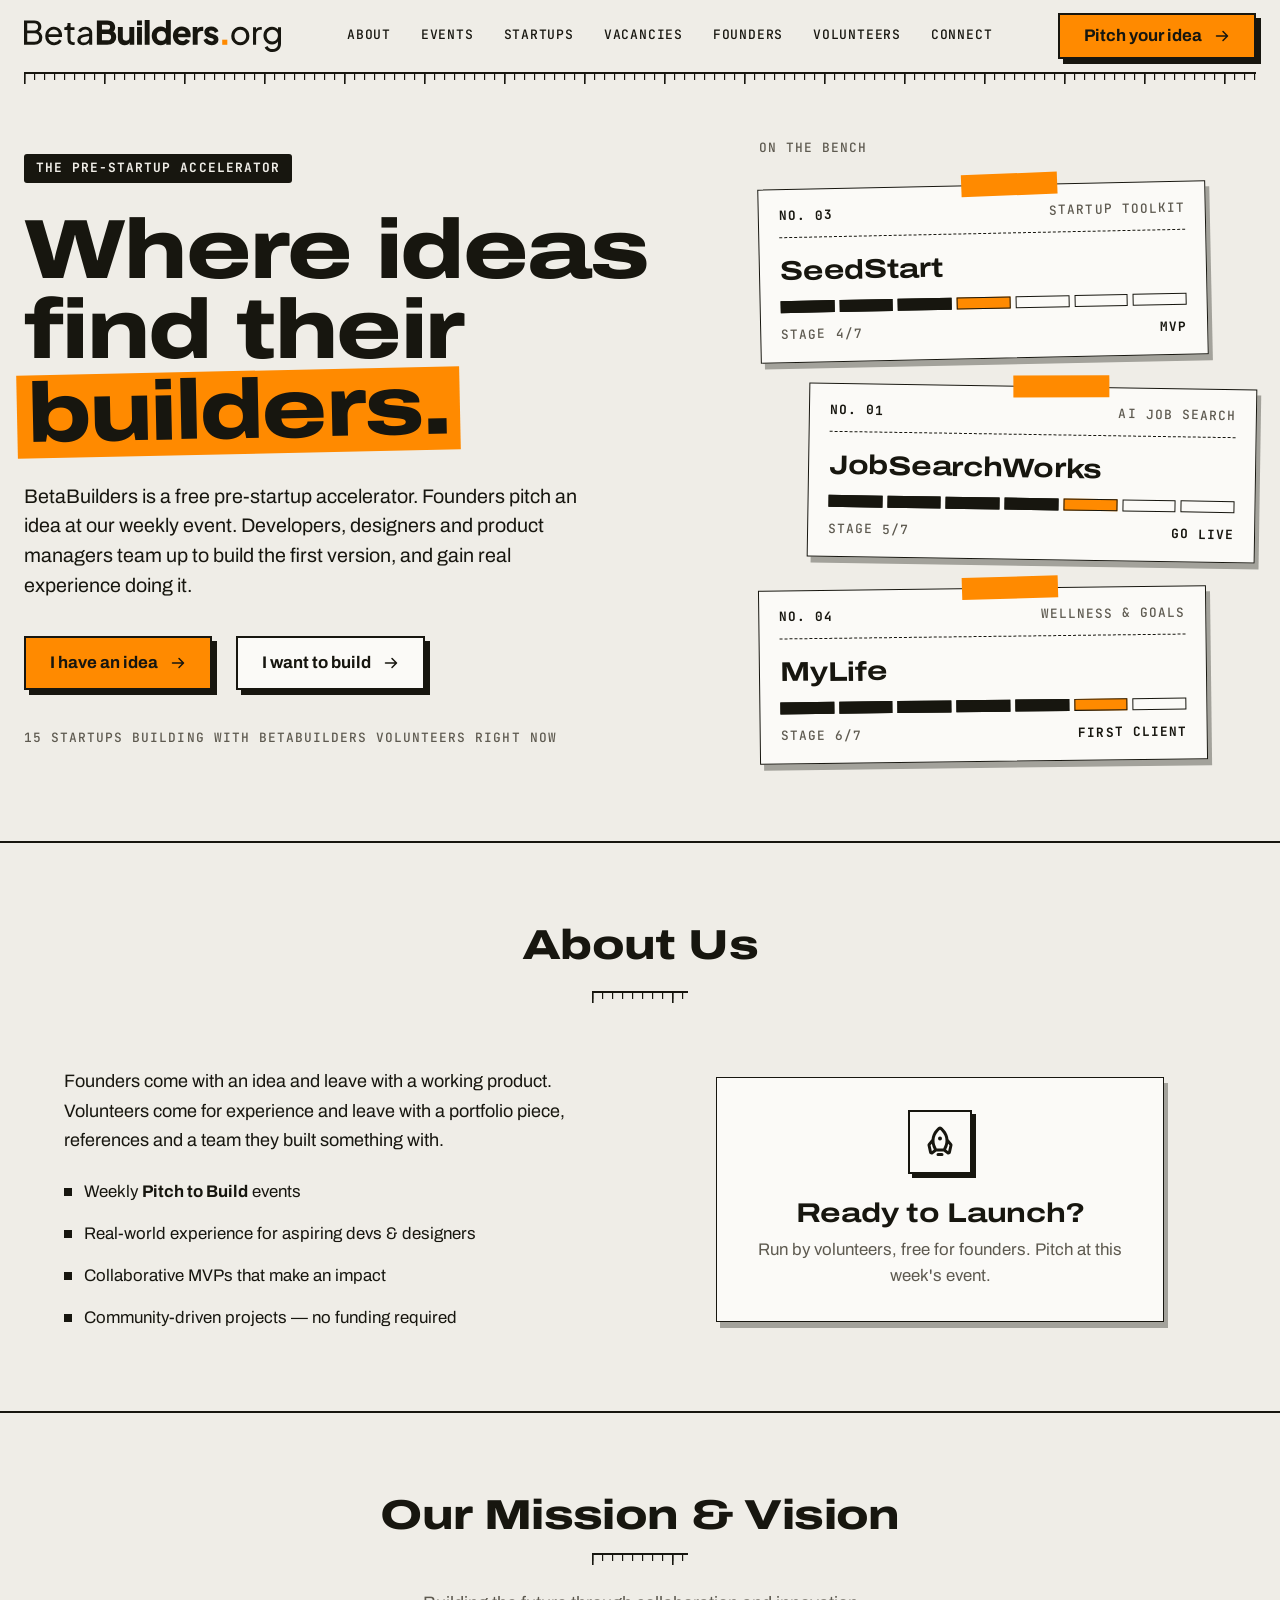
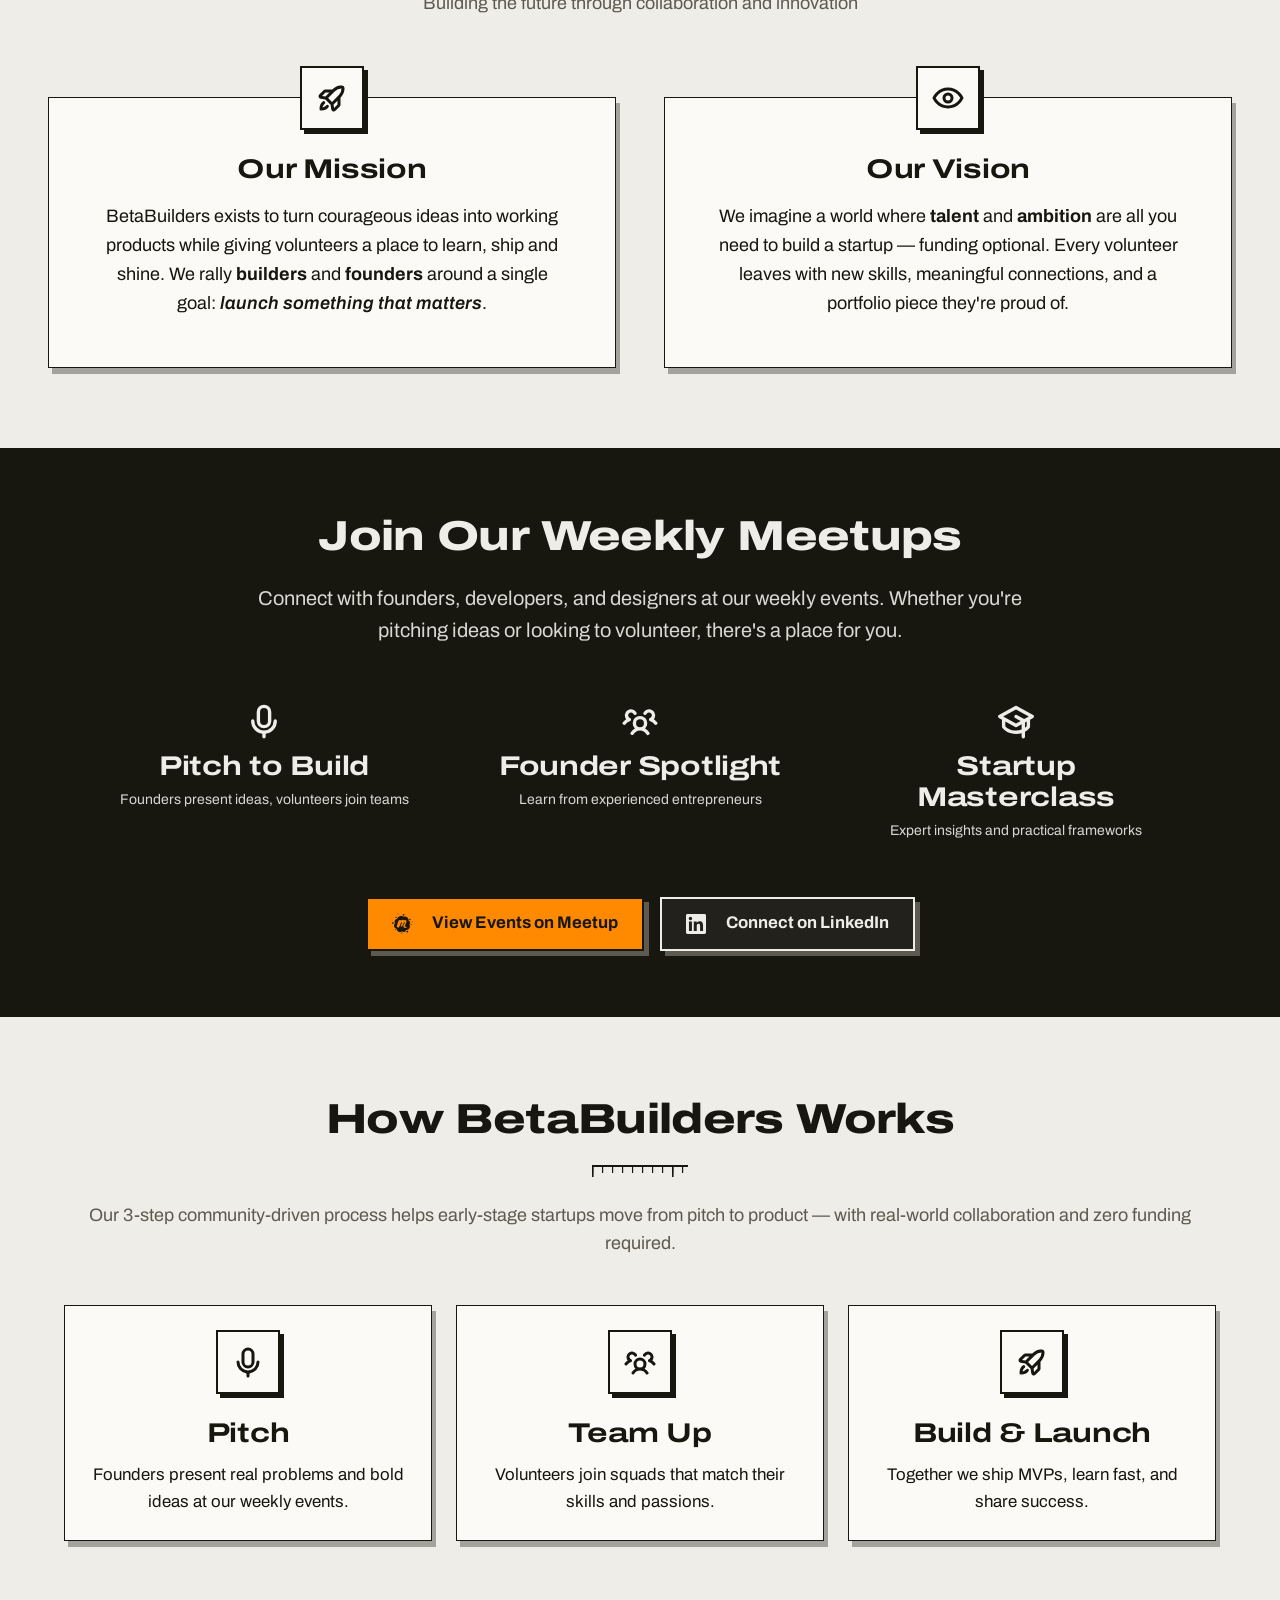
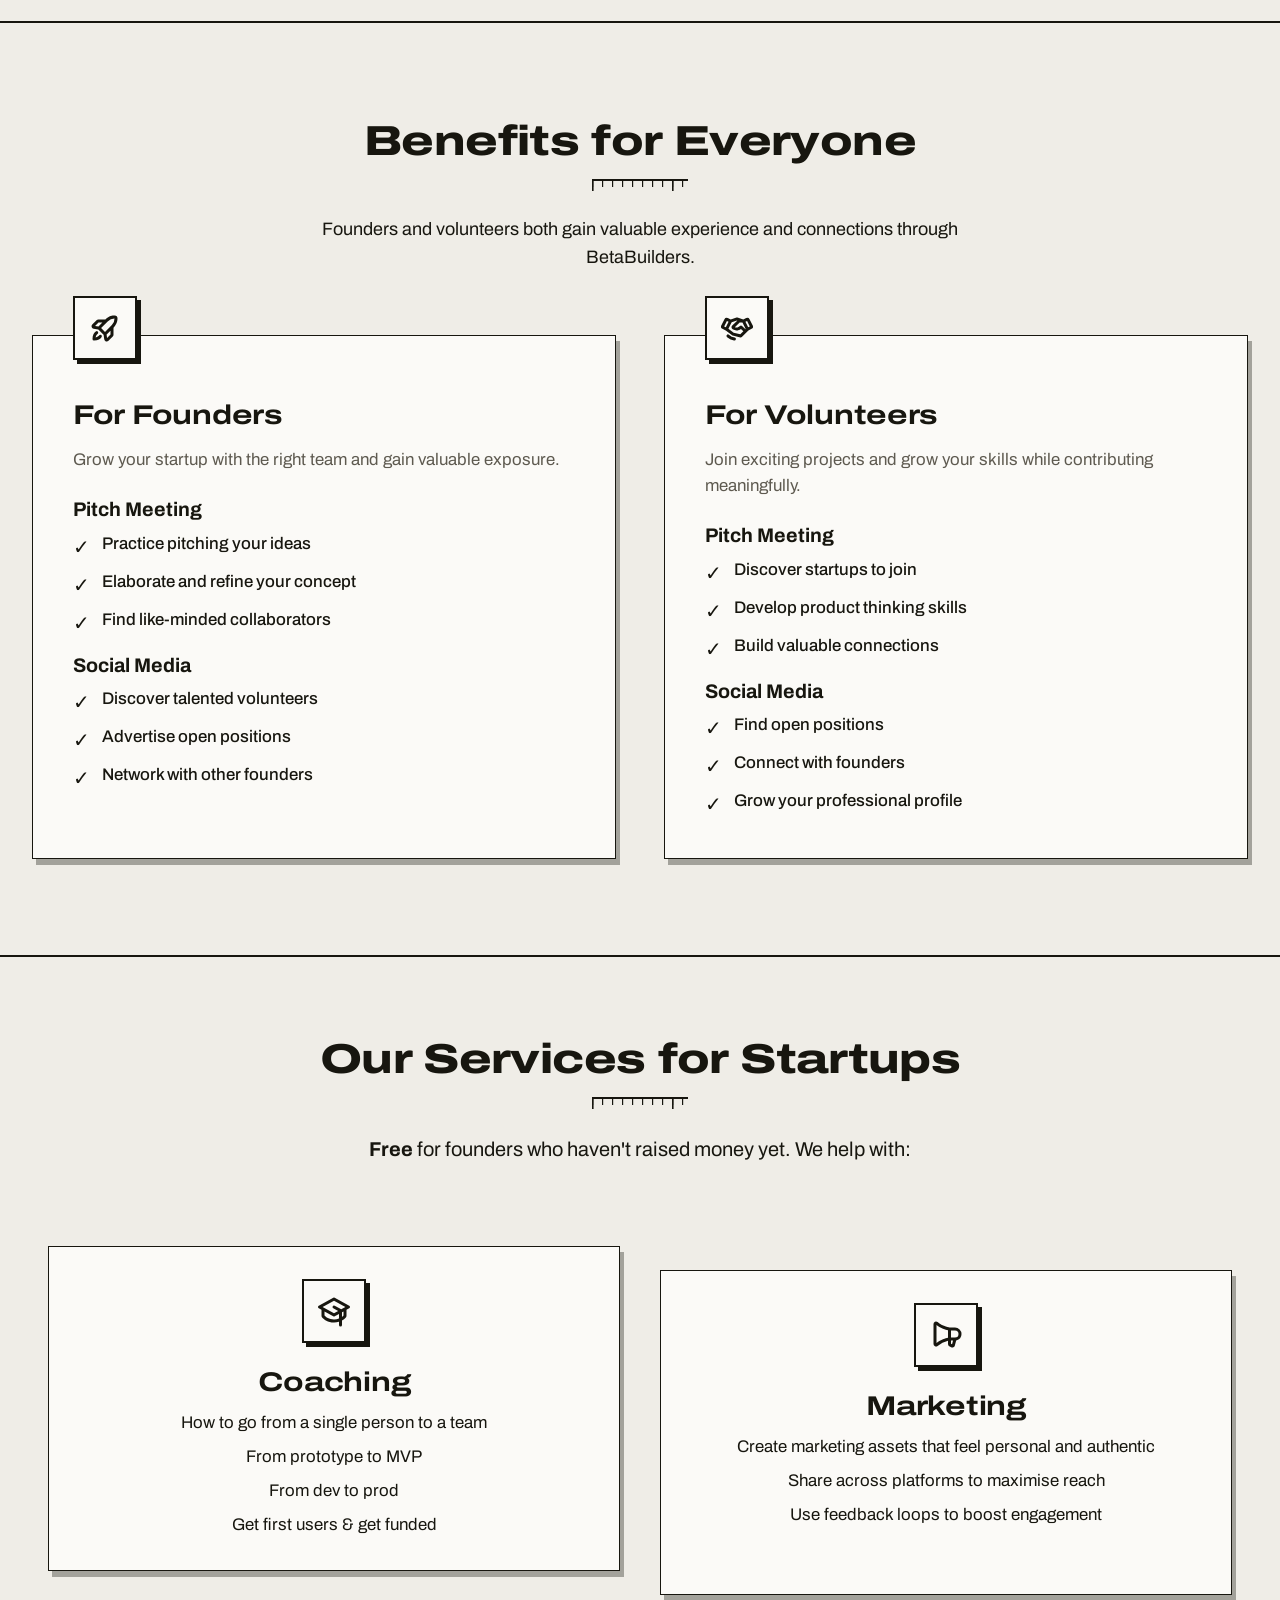
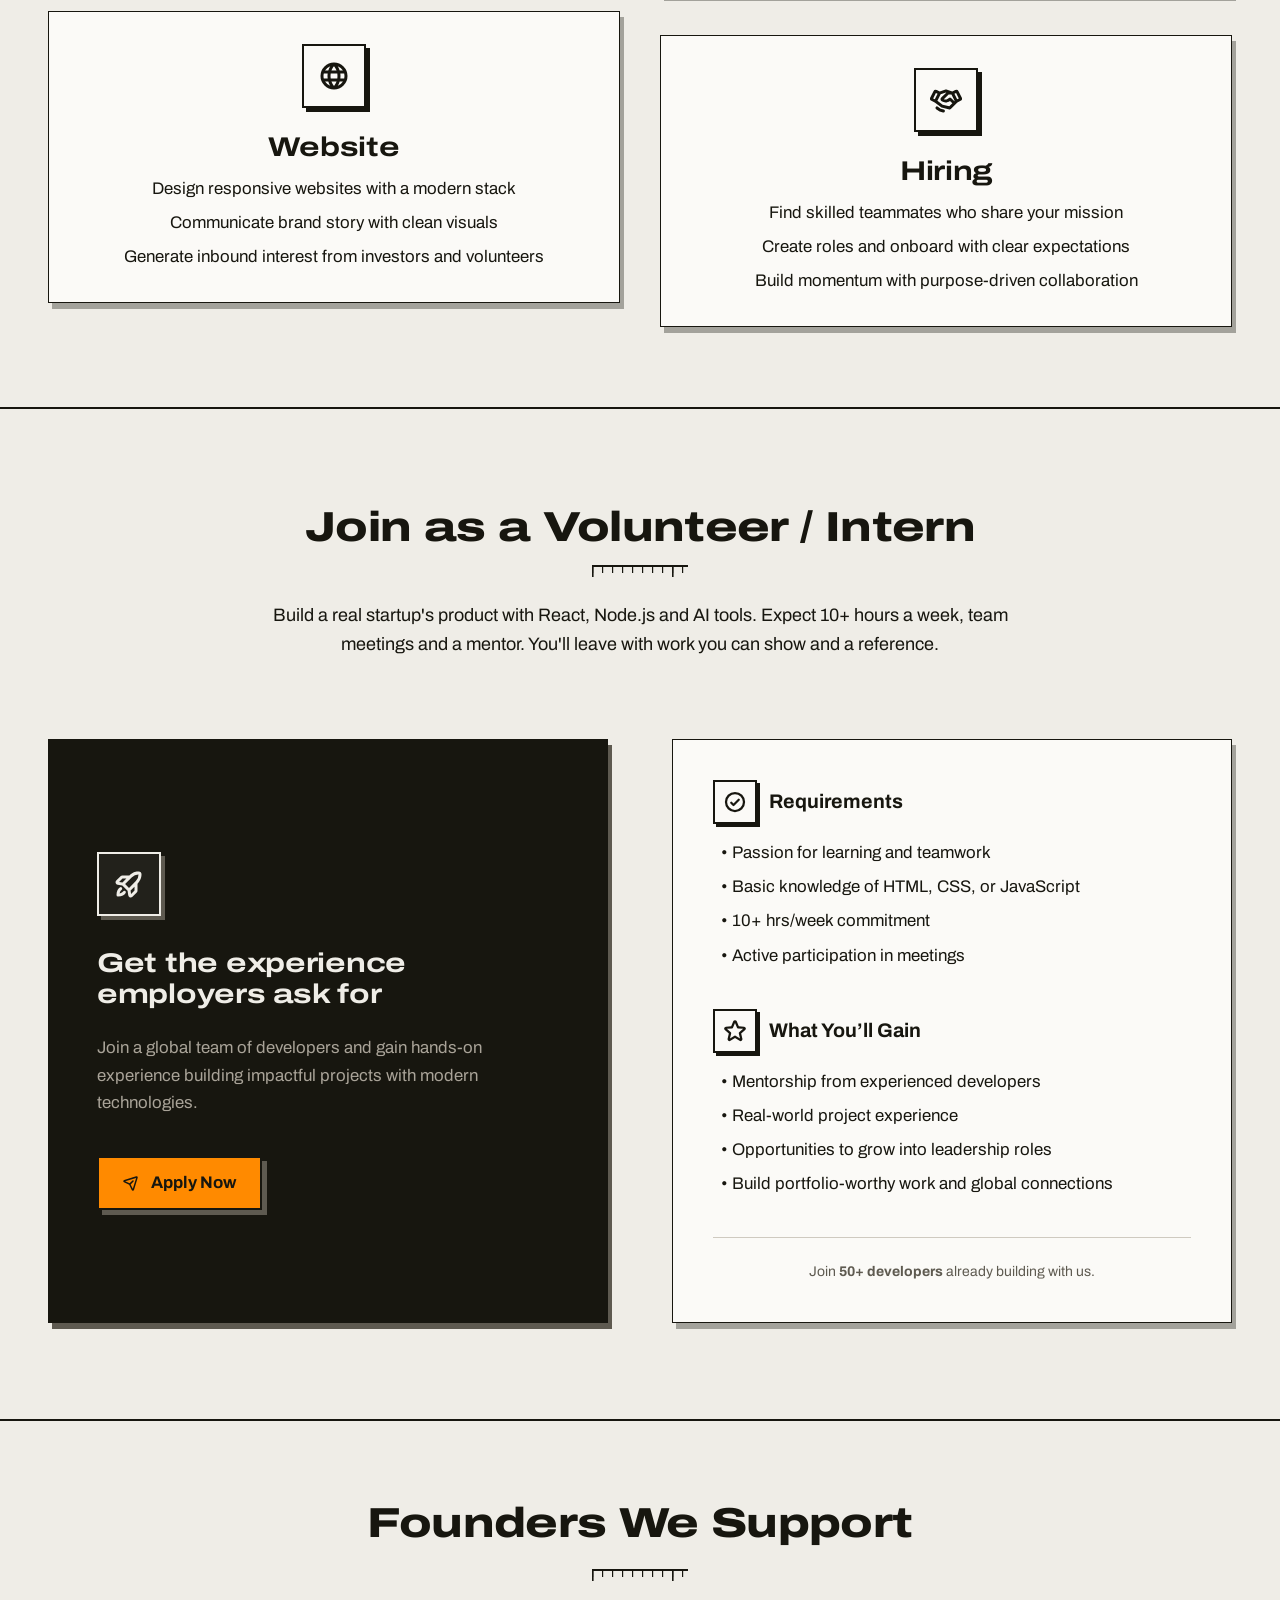
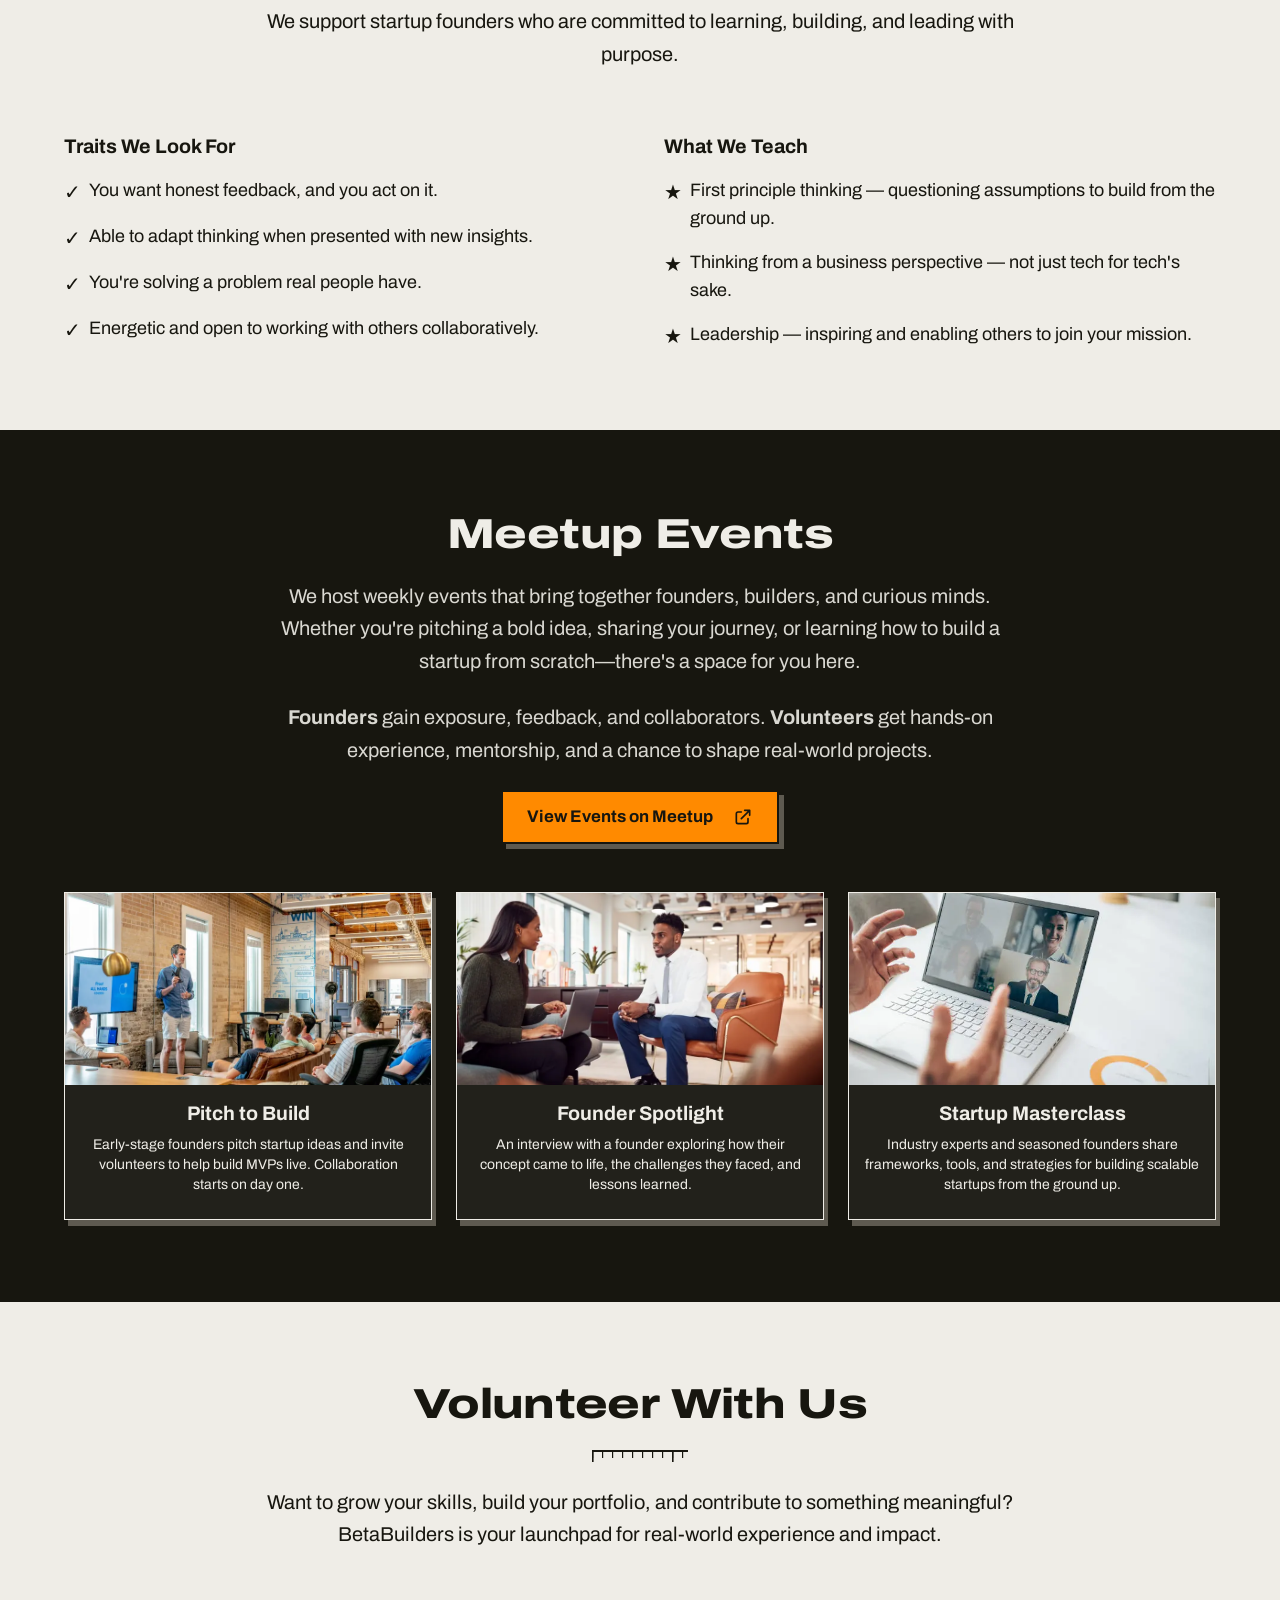
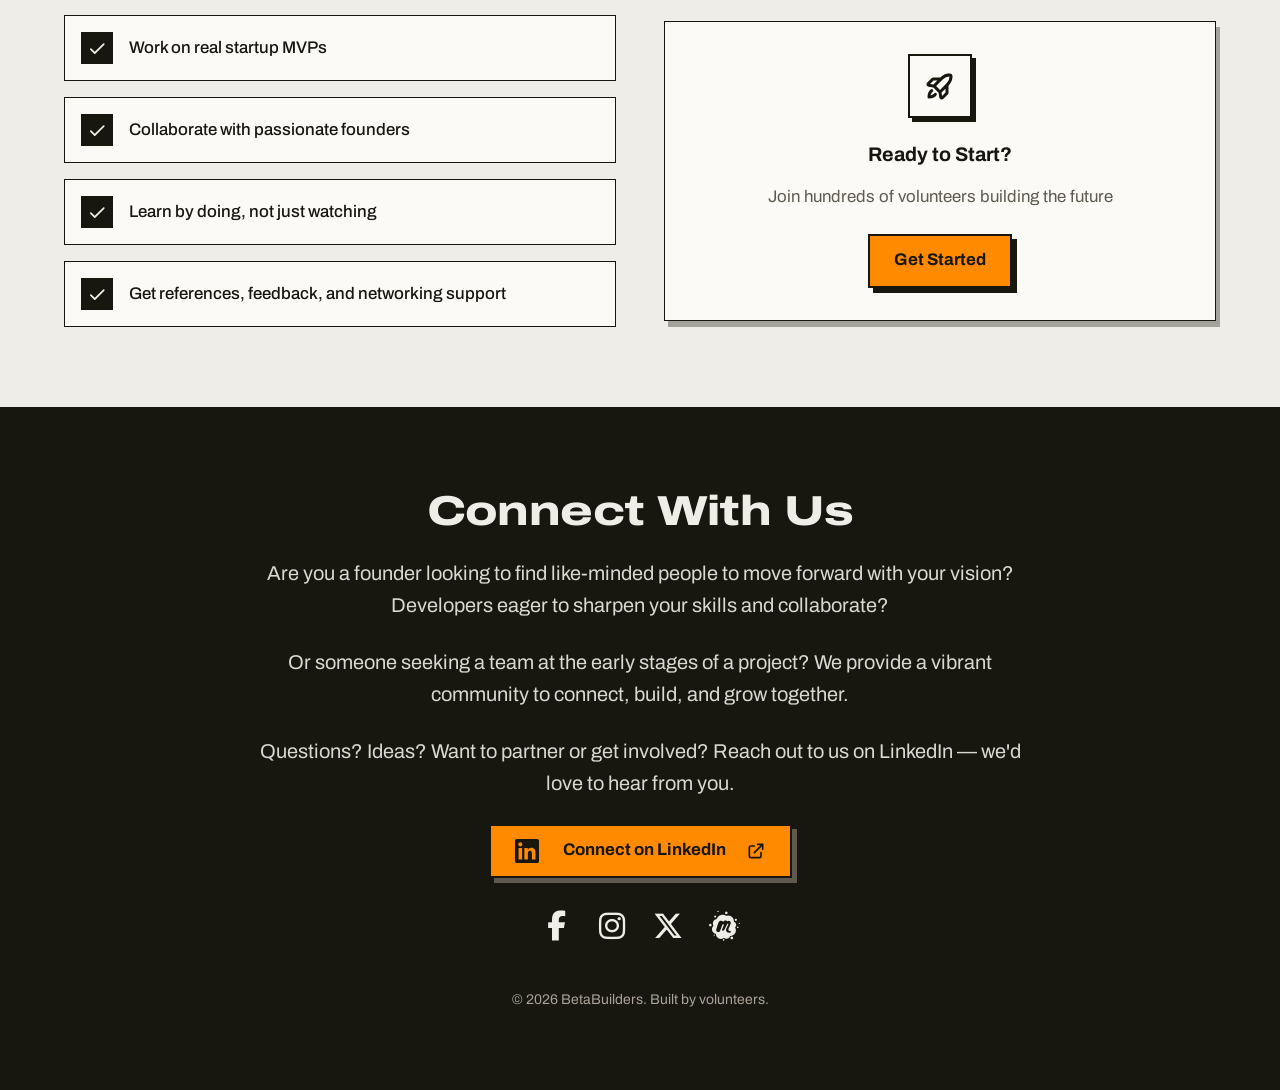
<file: index.html>
<!DOCTYPE html>
<html lang="en-AU">
  <head>
    <meta charset="UTF-8" />
    <meta name="viewport" content="width=device-width, initial-scale=1.0" />

    <!-- Primary Meta Tags -->
    <title>BetaBuilders – The pre-startup accelerator | Where ideas find their builders</title>
    <meta
      name="description"
      content="The pre-startup accelerator. Where ideas find their builders: founders pitch an idea, and volunteer developers, designers and PMs build the first version."
    />
    <meta name="author" content="BetaBuilders" />
    <meta
      name="robots"
      content="index, follow, max-image-preview:large, max-snippet:-1, max-video-preview:-1"
    />

    <!-- Canonical URL -->
    <link rel="canonical" href="https://betabuilders.org/" />

    <!-- Open Graph / Facebook -->
    <meta property="og:type" content="website" />
    <meta property="og:url" content="https://betabuilders.org/" />
    <meta
      property="og:title"
      content="BetaBuilders – The pre-startup accelerator | Where ideas find their builders"
    />
    <meta
      property="og:description"
      content="The pre-startup accelerator. Where ideas find their builders: founders pitch an idea, and volunteer developers, designers and PMs build the first version."
    />
    <meta
      property="og:image"
      content="https://betabuilders.org/images/og-image.jpg"
    />
    <meta property="og:image:width" content="1200" />
    <meta property="og:image:height" content="630" />
    <meta property="og:site_name" content="BetaBuilders" />
    <meta property="og:locale" content="en_AU" />

    <!-- Twitter -->
    <meta name="twitter:card" content="summary_large_image" />
    <meta name="twitter:url" content="https://betabuilders.org/" />
    <meta
      name="twitter:title"
      content="BetaBuilders – The pre-startup accelerator | Where ideas find their builders"
    />
    <meta
      name="twitter:description"
      content="The pre-startup accelerator. Where ideas find their builders: founders pitch an idea, and volunteer developers, designers and PMs build the first version."
    />
    <meta
      name="twitter:image"
      content="https://betabuilders.org/images/og-image.jpg"
    />
    <meta name="twitter:site" content="@BetaBuildersOrg" />

    <!-- Additional SEO Meta Tags -->
    <meta name="theme-color" content="#EFEDE7" />
    <meta name="msapplication-TileColor" content="#17160F" />
    <meta name="mobile-web-app-capable" content="yes" />
    <meta name="apple-mobile-web-app-status-bar-style" content="default" />
    <meta name="apple-mobile-web-app-title" content="BetaBuilders" />

    <!-- Google tag (gtag.js) -->
    <script
      async
      src="https://www.googletagmanager.com/gtag/js?id=G-E5PES7S1N1"
    ></script>
    <script>
      window.dataLayer = window.dataLayer || [];
      function gtag() {
        dataLayer.push(arguments);
      }
      gtag("js", new Date());

      gtag("config", "G-E5PES7S1N1");
    </script>

    <!-- Preconnect to external domains for performance optimization -->
    <link rel="preconnect" href="https://cdnjs.cloudflare.com" />
    <link rel="preconnect" href="https://fonts.googleapis.com" />
    <link rel="preconnect" href="https://fonts.gstatic.com" crossorigin />

    <!-- Stylesheets -->
    <!-- tailwind.css: purged Tailwind 2.2.19 build, rebuild with
         npx tailwindcss@2.2.19 -c tailwind.config.js -o tailwind.css --minify -->
    <link rel="stylesheet" href="tailwind.css" />
    <link rel="stylesheet" href="style.css" />
    <link
      href="https://cdnjs.cloudflare.com/ajax/libs/font-awesome/6.5.1/css/all.min.css"
      rel="stylesheet"
      media="print"
      onload="this.media='all'"
    />
    <link href="https://fonts.googleapis.com/css2?family=Archivo:wdth,wght@100..125,400..800&family=JetBrains+Mono:wght@500;700&display=swap" rel="stylesheet" />
    <noscript>
      <link
        href="https://cdnjs.cloudflare.com/ajax/libs/font-awesome/6.5.1/css/all.min.css"
        rel="stylesheet"
      />
    </noscript>
    <link rel="icon" href="/favicon.ico" sizes="48x48" />
    <link rel="icon" href="/favicon.svg" type="image/svg+xml" />
    <link rel="apple-touch-icon" href="/apple-touch-icon.png" />

    <!-- Structured Data (JSON-LD) -->
    <script type="application/ld+json">
      {
        "@context": "https://schema.org",
        "@type": "Organization",
        "name": "BetaBuilders",
        "alternateName": "The pre-startup accelerator",
        "url": "https://betabuilders.org",
        "logo": "https://betabuilders.org/brand/avatar-512.png",
        "description": "BetaBuilders is the pre-startup accelerator. Where ideas find their builders: volunteers build the first version of founders' products, free.",
        "foundingDate": "2024",
        "sameAs": [
          "https://www.linkedin.com/company/betabuilders-org",
          "https://www.facebook.com/profile.php?id=61577926374535",
          "https://www.instagram.com/betabuilders_org/",
          "https://x.com/BetaBuildersOrg",
          "https://www.meetup.com/ai-startup-build-lab/"
        ],
        "contactPoint": {
          "@type": "ContactPoint",
          "contactType": "customer service",
          "url": "https://www.linkedin.com/company/betabuilders-org"
        },
        "areaServed": "Worldwide"
      }
    </script>

    <script type="application/ld+json">
      {
        "@context": "https://schema.org",
        "@type": "WebSite",
        "name": "BetaBuilders",
        "url": "https://betabuilders.org/",
        "description": "The pre-startup accelerator. Where ideas find their builders."
      }
    </script>
  </head>

  <body class="">
    <header class="bb-header">
      <div class="max-w-7xl mx-auto px-4 sm:px-6">
        <div class="bb-header__bar">
          <a href="/" class="bb-header__logo" aria-label="BetaBuilders.org home">
            <img src="brand/a4-small.svg" width="257" height="32" alt="BetaBuilders.org" />
          </a>

          <!-- Desktop navigation -->
          <nav class="bb-nav" aria-label="Main">
          <a href="#about">About</a>
          <a href="#events">Events</a>
          <a href="startup.html">Startups</a>
          <a href="#vacancies">Vacancies</a>
          <a href="#founders">Founders</a>
          <a href="#volunteers">Volunteers</a>
          <a href="#contact">Connect</a>
          </nav>
          <a href="#founders" class="bb-btn bb-btn--compact bb-header__cta">
            Pitch your idea
            <svg class="bb-ico" viewBox="0 0 256 256" aria-hidden="true" focusable="false"><path d="M224.49,136.49l-72,72a12,12,0,0,1-17-17L187,140H40a12,12,0,0,1,0-24H187L135.51,64.48a12,12,0,0,1,17-17l72,72A12,12,0,0,1,224.49,136.49Z"/></svg>
          </a>

          <!-- Mobile menu toggle -->
          <div class="bb-header__menu">
            <button
              id="mobile-menu-toggle"
              class="bb-menu-toggle bb-label-strong"
              aria-label="Toggle mobile menu"
              aria-expanded="false"
              aria-controls="mobile-menu"
            >
              Menu
              <svg class="bb-ico" viewBox="0 0 256 256" aria-hidden="true" focusable="false"><path d="M228,128a12,12,0,0,1-12,12H40a12,12,0,0,1,0-24H216A12,12,0,0,1,228,128ZM40,76H216a12,12,0,0,0,0-24H40a12,12,0,0,0,0,24ZM216,180H40a12,12,0,0,0,0,24H216a12,12,0,0,0,0-24Z"/></svg>
            </button>
            <div id="mobile-menu" class="hidden bb-mobile-menu">
              <nav aria-label="Mobile">
          <a href="#about" class="bb-menu-link">About</a>
          <a href="#events" class="bb-menu-link">Events</a>
          <a href="startup.html" class="bb-menu-link">Startups</a>
          <a href="#vacancies" class="bb-menu-link">Vacancies</a>
          <a href="#founders" class="bb-menu-link">Founders</a>
          <a href="#volunteers" class="bb-menu-link">Volunteers</a>
          <a href="#contact" class="bb-menu-link">Connect</a>
              </nav>
              <a href="#founders" class="bb-btn">
                Pitch your idea
                <svg class="bb-ico" viewBox="0 0 256 256" aria-hidden="true" focusable="false"><path d="M224.49,136.49l-72,72a12,12,0,0,1-17-17L187,140H40a12,12,0,0,1,0-24H187L135.51,64.48a12,12,0,0,1,17-17l72,72A12,12,0,0,1,224.49,136.49Z"/></svg>
              </a>
            </div>
          </div>
        </div>
      </div>
      <div class="max-w-7xl mx-auto px-4 sm:px-6"><div class="bb-ruler" aria-hidden="true"></div></div>
    </header>

    <main>
      <!-- Hero Section -->
      <section class="bb-hero" role="banner" aria-labelledby="hero-heading">
        <div class="bb-hero__grid">
          <div>
            <p class="bb-tape bb-label-strong">The pre-startup accelerator</p>
            <h1 id="hero-heading" class="bb-display">
              Where ideas find their <span class="bb-highlight">builders.</span>
            </h1>
            <p class="bb-hero__lead">
              BetaBuilders is a free pre-startup accelerator. Founders pitch an idea at our
              weekly event. Developers, designers and product managers team up to
              build the first version, and gain real experience doing it.
            </p>
            <div class="bb-hero__ctas">
              <a
                href="#founders"
                class="bb-btn"
                aria-label="I have an idea: see how BetaBuilders supports founders"
              >
                I have an idea
                <svg class="bb-ico" viewBox="0 0 256 256" aria-hidden="true" focusable="false"><path d="M224.49,136.49l-72,72a12,12,0,0,1-17-17L187,140H40a12,12,0,0,1,0-24H187L135.51,64.48a12,12,0,0,1,17-17l72,72A12,12,0,0,1,224.49,136.49Z"/></svg>
              </a>
              <a
                href="#volunteers"
                class="bb-btn bb-btn--secondary"
                aria-label="I want to build: volunteer with BetaBuilders"
              >
                I want to build
                <svg class="bb-ico" viewBox="0 0 256 256" aria-hidden="true" focusable="false"><path d="M224.49,136.49l-72,72a12,12,0,0,1-17-17L187,140H40a12,12,0,0,1,0-24H187L135.51,64.48a12,12,0,0,1,17-17l72,72A12,12,0,0,1,224.49,136.49Z"/></svg>
              </a>
            </div>
            <p class="bb-hero__meta bb-label">15 startups building with BetaBuilders volunteers right now</p>
          </div>

          <div class="bb-bench">
            <p class="bb-label">On the bench</p>
            <a href="startup.html" class="bb-ticket" aria-label="SeedStart, Startup Toolkit: stage 4 of 7, MVP. See all startups">
              <span class="bb-ticket__tape" aria-hidden="true"></span>
              <div class="bb-ticket__head"><span class="bb-label-strong">No. 03</span><span class="bb-label">Startup Toolkit</span></div>
              <h3 class="bb-h3">SeedStart</h3>
              <ol class="bb-stages" aria-hidden="true"><li class="done"></li><li class="done"></li><li class="done"></li><li class="current"></li><li class=""></li><li class=""></li><li class=""></li></ol>
              <div class="bb-ticket__foot"><span class="bb-label">Stage 4/7</span><span class="bb-label-strong">MVP</span></div>
            </a>
            <a href="startup.html" class="bb-ticket" aria-label="JobSearchWorks, AI Job Search: stage 5 of 7, Go Live. See all startups">
              <span class="bb-ticket__tape" aria-hidden="true"></span>
              <div class="bb-ticket__head"><span class="bb-label-strong">No. 01</span><span class="bb-label">AI Job Search</span></div>
              <h3 class="bb-h3">JobSearchWorks</h3>
              <ol class="bb-stages" aria-hidden="true"><li class="done"></li><li class="done"></li><li class="done"></li><li class="done"></li><li class="current"></li><li class=""></li><li class=""></li></ol>
              <div class="bb-ticket__foot"><span class="bb-label">Stage 5/7</span><span class="bb-label-strong">Go Live</span></div>
            </a>
            <a href="startup.html" class="bb-ticket" aria-label="MyLife, Wellness &amp; Goals: stage 6 of 7, First Client. See all startups">
              <span class="bb-ticket__tape" aria-hidden="true"></span>
              <div class="bb-ticket__head"><span class="bb-label-strong">No. 04</span><span class="bb-label">Wellness &amp; Goals</span></div>
              <h3 class="bb-h3">MyLife</h3>
              <ol class="bb-stages" aria-hidden="true"><li class="done"></li><li class="done"></li><li class="done"></li><li class="done"></li><li class="done"></li><li class="current"></li><li class=""></li></ol>
              <div class="bb-ticket__foot"><span class="bb-label">Stage 6/7</span><span class="bb-label-strong">First Client</span></div>
            </a>
          </div>
        </div>
      </section>

      <!-- About Section -->
      <section
        id="about"
        class="section-padding relative overflow-hidden"
        role="region"
        aria-labelledby="about-heading"
      >

        <div class="max-w-6xl mx-auto">
          <div class="text-center mb-16">
            <h2
              id="about-heading"
              class="bb-h2 mb-6"
            >
              About Us
            </h2>
            <div class="bb-ruler w-24 mx-auto mb-6" aria-hidden="true"></div>
          </div>

          <div class="grid md:grid-cols-2 gap-12 items-center">
            <div>
              <p class="text-lg mb-6 leading-relaxed">
                Founders come with an idea and leave with a working product.
                Volunteers come for experience and leave with a portfolio piece,
                references and a team they built something with.
              </p>
              <ul class="space-y-4" role="list">
                <li class="flex items-center space-x-3">
                  <div
                    class="w-2 h-2 bg-ink"
                    aria-hidden="true"
                  ></div>
                  <span class=""
                    >Weekly <strong>Pitch to Build</strong> events</span
                  >
                </li>
                <li class="flex items-center space-x-3">
                  <div
                    class="w-2 h-2 bg-ink"
                    aria-hidden="true"
                  ></div>
                  <span class=""
                    >Real-world experience for aspiring devs & designers</span
                  >
                </li>
                <li class="flex items-center space-x-3">
                  <div
                    class="w-2 h-2 bg-ink"
                    aria-hidden="true"
                  ></div>
                  <span class=""
                    >Collaborative MVPs that make an impact</span
                  >
                </li>
                <li class="flex items-center space-x-3">
                  <div
                    class="w-2 h-2 bg-ink"
                    aria-hidden="true"
                  ></div>
                  <span class=""
                    >Community-driven projects — no funding required</span
                  >
                </li>
              </ul>
            </div>
            <div class="relative max-w-md mx-auto">

              <!-- Card Content -->
              <div class="bb-card relative p-8">
                <div class="text-center">
                  <!-- Material Icon -->

                  <div class="bb-icon mb-6 mx-auto">
                    <svg class="bb-ico" viewBox="0 0 256 256" aria-hidden="true" focusable="false"><path d="M156,228a12,12,0,0,1-12,12H112a12,12,0,0,1,0-24h32A12,12,0,0,1,156,228ZM128,116a16,16,0,1,0-16-16A16,16,0,0,0,128,116Zm99.53,40.7-12.36,55.63a19.9,19.9,0,0,1-12.88,14.53A20.16,20.16,0,0,1,195.6,228a19.87,19.87,0,0,1-12.29-4.27L157.17,204H98.83L72.69,223.74A19.87,19.87,0,0,1,60.4,228a20.16,20.16,0,0,1-6.69-1.15,19.9,19.9,0,0,1-12.88-14.53L28.47,156.7a20.1,20.1,0,0,1,4.16-17.14l27.83-33.4A127,127,0,0,1,69.11,69.7c13.27-33.25,37-54.1,46.64-61.52a20,20,0,0,1,24.5,0c9.6,7.42,33.37,28.27,46.64,61.52a127,127,0,0,1,8.65,36.46l27.83,33.4A20.1,20.1,0,0,1,227.53,156.7ZM101.79,180h52.42c19.51-35.7,23-69.78,10.39-101.4C154.4,53,136.2,35.9,128,29.12,119.8,35.9,101.6,53,91.4,78.6,78.78,110.22,82.28,144.3,101.79,180Zm-22.55,8.72a168,168,0,0,1-16.92-47.3l-10,12,10.58,47.64Zm124.43-35.31-10-12a168,168,0,0,1-16.92,47.3l16.33,12.33Z"/></svg>
                  </div>

                  <h3 class="bb-h3 mb-2">Ready to Launch?</h3>
                  <p class="text-muted">
                    Run by volunteers, free for founders. Pitch at this week's event.
                  </p>
                </div>
              </div>
            </div>
          </div>
        </div>
      </section>

      <!-- Mission & Vision -->
      <section
        id="mission"
        role="region"
        aria-labelledby="mission-heading"
        class="section-padding relative overflow-hidden"
      >
        <div class="max-w-7xl mx-auto px-4 sm:px-6 lg:px-8 relative z-10">
          <!-- Header -->
          <div class="text-center mb-20">
            <h2 class="bb-h2 mb-4">
              Our Mission & Vision
            </h2>
            <div class="bb-ruler w-24 mx-auto mb-6" aria-hidden="true"></div>
            <p class="text-lg text-muted max-w-2xl mx-auto">
              Building the future through collaboration and innovation
            </p>
          </div>

          <!-- Mission & Vision Grid -->
          <div class="grid md:grid-cols-2 gap-12 items-start">
            <!-- Mission Card -->
            <div
              class="bb-card p-12 border border-rule"
            >
              <div class="bb-icon mx-auto -mt-20 mb-6">
                <svg class="bb-ico" viewBox="0 0 256 256" aria-hidden="true" focusable="false"><path d="M227.85,46.89a20,20,0,0,0-18.74-18.74c-13.13-.77-46.65.42-74.48,28.24L131,60H74.36a19.83,19.83,0,0,0-14.14,5.86L25.87,100.19a20,20,0,0,0,11.35,33.95l37.14,5.18,42.32,42.32,5.19,37.18A19.88,19.88,0,0,0,135.34,235a20.13,20.13,0,0,0,6.37,1,19.9,19.9,0,0,0,14.1-5.87l34.34-34.35A19.85,19.85,0,0,0,196,181.64V125l3.6-3.59C227.43,93.54,228.62,60,227.85,46.89ZM76,84h31L75.75,115.28l-27.23-3.8ZM151.6,73.37A72.27,72.27,0,0,1,204,52a72.17,72.17,0,0,1-21.38,52.41L128,159,97,128ZM172,180l-27.49,27.49-3.8-27.23L172,149Zm-72,22c-8.71,11.85-26.19,26-60,26a12,12,0,0,1-12-12c0-33.84,14.12-51.32,26-60A12,12,0,1,1,68.18,175.3C62.3,179.63,55.51,187.8,53,203c15.21-2.51,23.37-9.3,27.7-15.18A12,12,0,1,1,100,202Z"/></svg>
              </div>
              <h3 class="bb-h3 text-center mb-4">
                Our Mission
              </h3>
              <p class="text-center text-lg leading-relaxed">
                BetaBuilders exists to turn courageous ideas into working
                products while giving volunteers a place to learn, ship and
                shine. We rally
                <strong class="">builders</strong> and
                <strong class="">founders</strong> around a
                single goal:
                <em class="font-semibold"
                  >launch something that matters</em
                >.
              </p>
            </div>

            <!-- Vision Card -->
            <div
              class="bb-card p-12 border border-rule"
            >
              <div class="bb-icon mx-auto -mt-20 mb-6">
                <svg class="bb-ico" viewBox="0 0 256 256" aria-hidden="true" focusable="false"><path d="M251,123.13c-.37-.81-9.13-20.26-28.48-39.61C196.63,57.67,164,44,128,44S59.37,57.67,33.51,83.52C14.16,102.87,5.4,122.32,5,123.13a12.08,12.08,0,0,0,0,9.75c.37.82,9.13,20.26,28.49,39.61C59.37,198.34,92,212,128,212s68.63-13.66,94.48-39.51c19.36-19.35,28.12-38.79,28.49-39.61A12.08,12.08,0,0,0,251,123.13Zm-46.06,33C183.47,177.27,157.59,188,128,188s-55.47-10.73-76.91-31.88A130.36,130.36,0,0,1,29.52,128,130.45,130.45,0,0,1,51.09,99.89C72.54,78.73,98.41,68,128,68s55.46,10.73,76.91,31.89A130.36,130.36,0,0,1,226.48,128,130.45,130.45,0,0,1,204.91,156.12ZM128,84a44,44,0,1,0,44,44A44.05,44.05,0,0,0,128,84Zm0,64a20,20,0,1,1,20-20A20,20,0,0,1,128,148Z"/></svg>
              </div>
              <h3 class="bb-h3 text-center mb-4">
                Our Vision
              </h3>
              <p class="text-center text-lg leading-relaxed">
                We imagine a world where
                <strong class="">talent</strong> and
                <strong class="">ambition</strong> are all you need
                to build a startup — funding optional. Every volunteer leaves
                with new skills, meaningful connections, and a portfolio piece
                they're proud of.
              </p>
            </div>
          </div>
        </div>
      </section>

      <!-- Events Section -->
      <section
        id="events"
        class="bb-ink py-16"
      >
        <div class="max-w-6xl mx-auto px-6 text-center">
          <h2 class="bb-h2 mb-6">
            Join Our Weekly Meetups
          </h2>
          <p class="text-xl mb-8 max-w-3xl mx-auto leading-relaxed opacity-90">
            Connect with founders, developers, and designers at our weekly
            events. Whether you're pitching ideas or looking to volunteer,
            there's a place for you.
          </p>

          <div class="grid md:grid-cols-3 gap-6 mb-8">
            <div class="p-6">
              <div
                class="text-4xl mb-3 inline-flex items-center justify-center"
              >
                <svg class="bb-ico" viewBox="0 0 256 256" aria-hidden="true" focusable="false"><path d="M128,180a52.06,52.06,0,0,0,52-52V64A52,52,0,0,0,76,64v64A52.06,52.06,0,0,0,128,180ZM100,64a28,28,0,0,1,56,0v64a28,28,0,0,1-56,0Zm40,155.22V240a12,12,0,0,1-24,0V219.22A92.14,92.14,0,0,1,36,128a12,12,0,0,1,24,0,68,68,0,0,0,136,0,12,12,0,0,1,24,0A92.14,92.14,0,0,1,140,219.22Z"/></svg>
              </div>
              <h3 class="bb-h3 mb-2">Pitch to Build</h3>
              <p class="text-sm opacity-90">
                Founders present ideas, volunteers join teams
              </p>
            </div>

            <div class="p-6">
              <div
                class="text-4xl mb-3 inline-flex items-center justify-center"
              >
                <svg class="bb-ico" viewBox="0 0 256 256" aria-hidden="true" focusable="false"><path d="M164.38,181.1a52,52,0,1,0-72.76,0,75.89,75.89,0,0,0-30,28.89,12,12,0,0,0,20.78,12,53,53,0,0,1,91.22,0,12,12,0,1,0,20.78-12A75.89,75.89,0,0,0,164.38,181.1ZM100,144a28,28,0,1,1,28,28A28,28,0,0,1,100,144Zm147.21,9.59a12,12,0,0,1-16.81-2.39c-8.33-11.09-19.85-19.59-29.33-21.64a12,12,0,0,1-1.82-22.91,20,20,0,1,0-24.78-28.3,12,12,0,1,1-21-11.6,44,44,0,1,1,73.28,48.35,92.18,92.18,0,0,1,22.85,21.69A12,12,0,0,1,247.21,153.59Zm-192.28-24c-9.48,2.05-21,10.55-29.33,21.65A12,12,0,0,1,6.41,136.79,92.37,92.37,0,0,1,29.26,115.1a44,44,0,1,1,73.28-48.35,12,12,0,1,1-21,11.6,20,20,0,1,0-24.78,28.3,12,12,0,0,1-1.82,22.91Z"/></svg>
              </div>
              <h3 class="bb-h3 mb-2">Founder Spotlight</h3>
              <p class="text-sm opacity-90">
                Learn from experienced entrepreneurs
              </p>
            </div>

            <div class="p-6">
              <div
                class="text-4xl mb-3 inline-flex items-center justify-center"
              >
                <svg class="bb-ico" viewBox="0 0 256 256" aria-hidden="true" focusable="false"><path d="M249.8,85.49l-116-64a12,12,0,0,0-11.6,0l-116,64a12,12,0,0,0,0,21l21.8,12v47.76a19.89,19.89,0,0,0,5.09,13.32C46.63,194.7,77,220,128,220a136.88,136.88,0,0,0,40-5.75V240a12,12,0,0,0,24,0V204.12a119.53,119.53,0,0,0,30.91-24.51A19.89,19.89,0,0,0,228,166.29V118.53l21.8-12a12,12,0,0,0,0-21ZM128,45.71,219.16,96,186,114.3a1.88,1.88,0,0,1-.18-.12l-52-28.69a12,12,0,0,0-11.6,21l39,21.49L128,146.3,36.84,96ZM128,196c-40.42,0-64.65-19.07-76-31.27v-33l70.2,38.74a12,12,0,0,0,11.6,0L168,151.64v37.23A110.46,110.46,0,0,1,128,196Zm76-31.27a93.21,93.21,0,0,1-12,10.81V138.39l12-6.62Z"/></svg>
              </div>
              <h3 class="bb-h3 mb-2">Startup Masterclass</h3>
              <p class="text-sm opacity-90">
                Expert insights and practical frameworks
              </p>
            </div>
          </div>

          <div class="flex flex-col sm:flex-row gap-4 justify-center">
            <a
              href="https://www.meetup.com/ai-startup-build-lab/"
              target="_blank"
              class="bb-btn"
              aria-label="View BetaBuilders events on Meetup"
            >
              <i class="fab fa-meetup mr-2" style="font-size: 1.25rem" aria-hidden="true"></i>
              View Events on Meetup
            </a>
            <a
              href="https://www.linkedin.com/company/betabuilders-org"
              target="_blank"
              class="bb-btn bb-btn--secondary"
              aria-label="Connect with BetaBuilders on LinkedIn"
            >
              <svg class="mr-2 w-5 h-5" fill="currentColor" viewBox="0 0 24 24">
                <path
                  d="M20.447 20.452h-3.554v-5.569c0-1.328-.027-3.037-1.852-3.037-1.853 0-2.136 1.445-2.136 2.939v5.667H9.351V9h3.414v1.561h.046c.477-.9 1.637-1.85 3.37-1.85 3.601 0 4.267 2.37 4.267 5.455v6.286zM5.337 7.433c-1.144 0-2.063-.926-2.063-2.065 0-1.138.92-2.063 2.063-2.063 1.14 0 2.064.925 2.064 2.063 0 1.139-.925 2.065-2.064 2.065zm1.782 13.019H3.555V9h3.564v11.452zM22.225 0H1.771C.792 0 0 .774 0 1.729v20.542C0 23.227.792 24 1.771 24h20.451C23.2 24 24 23.227 24 22.271V1.729C24 .774 23.2 0 22.222 0h.003z"
                />
              </svg>
              Connect on LinkedIn
            </a>
          </div>
        </div>
      </section>

      <!-- How It Works -->
      <section
        id="how-it-works"
        class="section-padding relative overflow-hidden"
        role="region"
        aria-labelledby="how-it-works-heading"
      >
        <div class="max-w-6xl mx-auto">
          <div class="text-center mb-12">
            <h2
              id="how-it-works-heading"
              class="bb-h2 mb-6"
            >
              How BetaBuilders Works
            </h2>
            <div class="bb-ruler w-24 mx-auto mb-6" aria-hidden="true"></div>
            <p class="text-lg text-muted mt-4">
              Our 3-step community-driven process helps early-stage startups
              move from pitch to product — with real-world collaboration and
              zero funding required.
            </p>
          </div>

          <div class="grid grid-cols-1 lg:grid-cols-3 gap-6">
            <!-- Step 1: Pitch -->
            <article
              class="bb-card p-6 text-center border border-rule transform"
            >
              <div class="bb-icon mx-auto mb-6">
                <svg class="bb-ico" viewBox="0 0 256 256" aria-hidden="true" focusable="false"><path d="M128,180a52.06,52.06,0,0,0,52-52V64A52,52,0,0,0,76,64v64A52.06,52.06,0,0,0,128,180ZM100,64a28,28,0,0,1,56,0v64a28,28,0,0,1-56,0Zm40,155.22V240a12,12,0,0,1-24,0V219.22A92.14,92.14,0,0,1,36,128a12,12,0,0,1,24,0,68,68,0,0,0,136,0,12,12,0,0,1,24,0A92.14,92.14,0,0,1,140,219.22Z"/></svg>
              </div>
              <h3 class="bb-h3 mb-3">Pitch</h3>
              <p class="leading-relaxed">
                Founders present real problems and bold ideas at our weekly
                events.
              </p>
            </article>

            <!-- Step 2: Team Up -->
            <article
              class="bb-card p-6 text-center border border-rule transform"
            >
              <div class="bb-icon mx-auto mb-6">
                <svg class="bb-ico" viewBox="0 0 256 256" aria-hidden="true" focusable="false"><path d="M164.38,181.1a52,52,0,1,0-72.76,0,75.89,75.89,0,0,0-30,28.89,12,12,0,0,0,20.78,12,53,53,0,0,1,91.22,0,12,12,0,1,0,20.78-12A75.89,75.89,0,0,0,164.38,181.1ZM100,144a28,28,0,1,1,28,28A28,28,0,0,1,100,144Zm147.21,9.59a12,12,0,0,1-16.81-2.39c-8.33-11.09-19.85-19.59-29.33-21.64a12,12,0,0,1-1.82-22.91,20,20,0,1,0-24.78-28.3,12,12,0,1,1-21-11.6,44,44,0,1,1,73.28,48.35,92.18,92.18,0,0,1,22.85,21.69A12,12,0,0,1,247.21,153.59Zm-192.28-24c-9.48,2.05-21,10.55-29.33,21.65A12,12,0,0,1,6.41,136.79,92.37,92.37,0,0,1,29.26,115.1a44,44,0,1,1,73.28-48.35,12,12,0,1,1-21,11.6,20,20,0,1,0-24.78,28.3,12,12,0,0,1-1.82,22.91Z"/></svg>
              </div>
              <h3 class="bb-h3 mb-3">Team Up</h3>
              <p class="leading-relaxed">
                Volunteers join squads that match their skills and passions.
              </p>
            </article>

            <!-- Step 3: Build & Launch -->
            <article
              class="bb-card p-6 text-center border border-rule transform"
            >
              <div class="bb-icon mx-auto mb-6">
                <svg class="bb-ico" viewBox="0 0 256 256" aria-hidden="true" focusable="false"><path d="M227.85,46.89a20,20,0,0,0-18.74-18.74c-13.13-.77-46.65.42-74.48,28.24L131,60H74.36a19.83,19.83,0,0,0-14.14,5.86L25.87,100.19a20,20,0,0,0,11.35,33.95l37.14,5.18,42.32,42.32,5.19,37.18A19.88,19.88,0,0,0,135.34,235a20.13,20.13,0,0,0,6.37,1,19.9,19.9,0,0,0,14.1-5.87l34.34-34.35A19.85,19.85,0,0,0,196,181.64V125l3.6-3.59C227.43,93.54,228.62,60,227.85,46.89ZM76,84h31L75.75,115.28l-27.23-3.8ZM151.6,73.37A72.27,72.27,0,0,1,204,52a72.17,72.17,0,0,1-21.38,52.41L128,159,97,128ZM172,180l-27.49,27.49-3.8-27.23L172,149Zm-72,22c-8.71,11.85-26.19,26-60,26a12,12,0,0,1-12-12c0-33.84,14.12-51.32,26-60A12,12,0,1,1,68.18,175.3C62.3,179.63,55.51,187.8,53,203c15.21-2.51,23.37-9.3,27.7-15.18A12,12,0,1,1,100,202Z"/></svg>
              </div>
              <h3 class="bb-h3 mb-3">Build & Launch</h3>
              <p class="leading-relaxed">
                Together we ship MVPs, learn fast, and share success.
              </p>
            </article>
          </div>
        </div>
      </section>

      <!-- Benefits Section-->
      <section
        id="benefits"
        class="relative py-24"
        role="region"
        aria-labelledby="benefits-heading"
      >
        <div class="max-w-7xl mx-auto px-6 lg:px-8">
          <!-- Section Header -->
          <div class="text-center mb-16">
            <h2
              id="benefits-heading"
              class="bb-h2 mb-4"
            >
              Benefits for Everyone
            </h2>
            <div class="bb-ruler w-24 mx-auto mb-6" aria-hidden="true"></div>
            <p class="text-lg max-w-2xl mx-auto">
              Founders and volunteers both gain valuable experience and
              connections through BetaBuilders.
            </p>
          </div>

          <!-- Two Columns -->
          <div class="grid lg:grid-cols-2 gap-10 lg:gap-12">
            <!-- Founders Column -->
            <div
              class="bb-card relative p-10"
            >
              <div class="bb-icon absolute -top-10 left-1/2 transform -translate-x-1/2 lg:left-10 lg:translate-x-0">
                <svg class="bb-ico" viewBox="0 0 256 256" aria-hidden="true" focusable="false"><path d="M227.85,46.89a20,20,0,0,0-18.74-18.74c-13.13-.77-46.65.42-74.48,28.24L131,60H74.36a19.83,19.83,0,0,0-14.14,5.86L25.87,100.19a20,20,0,0,0,11.35,33.95l37.14,5.18,42.32,42.32,5.19,37.18A19.88,19.88,0,0,0,135.34,235a20.13,20.13,0,0,0,6.37,1,19.9,19.9,0,0,0,14.1-5.87l34.34-34.35A19.85,19.85,0,0,0,196,181.64V125l3.6-3.59C227.43,93.54,228.62,60,227.85,46.89ZM76,84h31L75.75,115.28l-27.23-3.8ZM151.6,73.37A72.27,72.27,0,0,1,204,52a72.17,72.17,0,0,1-21.38,52.41L128,159,97,128ZM172,180l-27.49,27.49-3.8-27.23L172,149Zm-72,22c-8.71,11.85-26.19,26-60,26a12,12,0,0,1-12-12c0-33.84,14.12-51.32,26-60A12,12,0,1,1,68.18,175.3C62.3,179.63,55.51,187.8,53,203c15.21-2.51,23.37-9.3,27.7-15.18A12,12,0,1,1,100,202Z"/></svg>
              </div>
              <div class="mt-6 text-center lg:text-left">
                <h3 class="bb-h3 mb-4">
                  For Founders
                </h3>
                <p class="text-muted mb-6">
                  Grow your startup with the right team and gain valuable
                  exposure.
                </p>

                <!-- Pitch Meeting -->
                <h4 class="bb-h4 mb-2">
                  Pitch Meeting
                </h4>
                <ul class="space-y-2 mb-4">
                  <li class="flex items-start gap-3">
                    <span class="text-xl font-bold mt-0.5"
                      >✓</span
                    >
                    <span class="font-medium"
                      >Practice pitching your ideas</span
                    >
                  </li>
                  <li class="flex items-start gap-3">
                    <span class="text-xl font-bold mt-0.5"
                      >✓</span
                    >
                    <span class="font-medium"
                      >Elaborate and refine your concept</span
                    >
                  </li>
                  <li class="flex items-start gap-3">
                    <span class="text-xl font-bold mt-0.5"
                      >✓</span
                    >
                    <span class="font-medium"
                      >Find like-minded collaborators</span
                    >
                  </li>
                </ul>

                <!-- Social Media -->
                <h4 class="bb-h4 mb-2">
                  Social Media
                </h4>
                <ul class="space-y-2">
                  <li class="flex items-start gap-3">
                    <span class="text-xl font-bold mt-0.5"
                      >✓</span
                    >
                    <span class="font-medium"
                      >Discover talented volunteers</span
                    >
                  </li>
                  <li class="flex items-start gap-3">
                    <span class="text-xl font-bold mt-0.5"
                      >✓</span
                    >
                    <span class="font-medium"
                      >Advertise open positions</span
                    >
                  </li>
                  <li class="flex items-start gap-3">
                    <span class="text-xl font-bold mt-0.5"
                      >✓</span
                    >
                    <span class="font-medium"
                      >Network with other founders</span
                    >
                  </li>
                </ul>
              </div>
            </div>

            <!-- Volunteers Column -->
            <div
              class="bb-card relative p-10"
            >
              <div class="bb-icon absolute -top-10 left-1/2 transform -translate-x-1/2 lg:left-10 lg:translate-x-0">
                <svg class="bb-ico" viewBox="0 0 256 256" aria-hidden="true" focusable="false"><path d="M253.88,108.11l-25.53-51a20,20,0,0,0-26.83-9L178.34,59.7,131.7,44.58a12.14,12.14,0,0,0-7.4,0L77.66,59.7,54.48,48.11a20,20,0,0,0-26.83,9L2.12,108.11a20,20,0,0,0,9,26.83l26.67,13.34,51.18,37.41A12.15,12.15,0,0,0,93,187.62l62,16a12.27,12.27,0,0,0,3,.38,12,12,0,0,0,8.48-3.52l52.62-52.62,25.83-12.92a20,20,0,0,0,8.95-26.83Zm-58.12,29.15-27.52-26a12,12,0,0,0-16.76.26c-9.66,9.74-25.06,16.81-40.81,9.55l38.19-37h22.72l25.81,51.63ZM47.32,71.37,60.59,78l-22,43.9-13.27-6.63Zm107,107.3L101.23,165l-42-30.66L85.17,82.5,128,68.61l1.69.55L90,107.68l-.13.12a20,20,0,0,0,3.4,31c20.95,13.39,46,12.07,66.33-2.73l19.2,18.15Zm63-56.77-22-43.9,13.27-6.63,21.95,43.9ZM118.55,219a12,12,0,0,1-14.62,8.62l-26.6-6.87a12,12,0,0,1-4.08-1.93L48.92,201a12,12,0,0,1,14.16-19.37l22.47,16.42,24.38,6.29A12,12,0,0,1,118.55,219Z"/></svg>
              </div>
              <div class="mt-6 text-center lg:text-left">
                <h3 class="bb-h3 mb-4">
                  For Volunteers
                </h3>
                <p class="text-muted mb-6">
                  Join exciting projects and grow your skills while contributing
                  meaningfully.
                </p>

                <!-- Pitch Meeting -->
                <h4 class="bb-h4 mb-2">
                  Pitch Meeting
                </h4>
                <ul class="space-y-2 mb-4">
                  <li class="flex items-start gap-3">
                    <span class="text-xl font-bold mt-0.5"
                      >✓</span
                    >
                    <span class="font-medium"
                      >Discover startups to join</span
                    >
                  </li>
                  <li class="flex items-start gap-3">
                    <span class="text-xl font-bold mt-0.5"
                      >✓</span
                    >
                    <span class="font-medium"
                      >Develop product thinking skills</span
                    >
                  </li>
                  <li class="flex items-start gap-3">
                    <span class="text-xl font-bold mt-0.5"
                      >✓</span
                    >
                    <span class="font-medium"
                      >Build valuable connections</span
                    >
                  </li>
                </ul>

                <!-- Social Media -->
                <h4 class="bb-h4 mb-2">
                  Social Media
                </h4>
                <ul class="space-y-2">
                  <li class="flex items-start gap-3">
                    <span class="text-xl font-bold mt-0.5"
                      >✓</span
                    >
                    <span class="font-medium"
                      >Find open positions</span
                    >
                  </li>
                  <li class="flex items-start gap-3">
                    <span class="text-xl font-bold mt-0.5"
                      >✓</span
                    >
                    <span class="font-medium"
                      >Connect with founders</span
                    >
                  </li>
                  <li class="flex items-start gap-3">
                    <span class="text-xl font-bold mt-0.5"
                      >✓</span
                    >
                    <span class="font-medium"
                      >Grow your professional profile</span
                    >
                  </li>
                </ul>
              </div>
            </div>
          </div>
        </div>
      </section>

      <!-- Services -->
      <section
        id="services"
        class="section-padding relative overflow-hidden"
        role="region"
        aria-labelledby="services-heading"
      >

        <div class="max-w-7xl mx-auto relative z-10 px-4 sm:px-6 lg:px-8">
          <!-- Header -->
          <div class="text-center mb-20">
            <h2
              id="services-heading"
              class="bb-h2 mb-4"
            >
              Our Services for Startups
            </h2>
            <div class="bb-ruler w-24 mx-auto mb-6" aria-hidden="true"></div>
            <p class="text-xl max-w-3xl mx-auto leading-relaxed">
              <span class="font-bold">Free</span> for founders who haven't
              raised money yet. We help with:
            </p>
          </div>

          <!-- Diagonal overlapping cards -->
          <div class="relative space-y-16">
            <!-- Row 1 -->
            <div
              class="flex flex-col md:flex-row md:space-x-10 space-y-10 md:space-y-0"
            >
              <!-- Coaching -->
              <div
                class="bb-card p-8 transform md:-translate-y-0 flex-1"
              >
                <div class="bb-icon mx-auto mb-6">
                  <svg class="bb-ico" viewBox="0 0 256 256" aria-hidden="true" focusable="false"><path d="M249.8,85.49l-116-64a12,12,0,0,0-11.6,0l-116,64a12,12,0,0,0,0,21l21.8,12v47.76a19.89,19.89,0,0,0,5.09,13.32C46.63,194.7,77,220,128,220a136.88,136.88,0,0,0,40-5.75V240a12,12,0,0,0,24,0V204.12a119.53,119.53,0,0,0,30.91-24.51A19.89,19.89,0,0,0,228,166.29V118.53l21.8-12a12,12,0,0,0,0-21ZM128,45.71,219.16,96,186,114.3a1.88,1.88,0,0,1-.18-.12l-52-28.69a12,12,0,0,0-11.6,21l39,21.49L128,146.3,36.84,96ZM128,196c-40.42,0-64.65-19.07-76-31.27v-33l70.2,38.74a12,12,0,0,0,11.6,0L168,151.64v37.23A110.46,110.46,0,0,1,128,196Zm76-31.27a93.21,93.21,0,0,1-12,10.81V138.39l12-6.62Z"/></svg>
                </div>
                <h3
                  class="bb-h3 mb-3 text-center"
                >
                  Coaching
                </h3>
                <ul class="space-y-2 text-center">
                  <li>How to go from a single person to a team</li>
                  <li>From prototype to MVP</li>
                  <li>From dev to prod</li>
                  <li>Get first users & get funded</li>
                </ul>
              </div>

              <!-- Marketing -->
              <div
                class="bb-card p-8 transform md:translate-y-6 flex-1"
              >
                <div class="bb-icon mx-auto mb-6">
                  <svg class="bb-ico" viewBox="0 0 256 256" aria-hidden="true" focusable="false"><path d="M252,120a52.06,52.06,0,0,0-52-52H160.32c-3.44-.21-52.6-4-99.46-43.3A20,20,0,0,0,28,40V200a19.8,19.8,0,0,0,11.54,18.12,19.86,19.86,0,0,0,21.32-2.81A192.92,192.92,0,0,1,144,174.47v26.2a20,20,0,0,0,8.9,16.64,11.35,11.35,0,0,0,1.39.8l14.44,7.06A20,20,0,0,0,198.37,213l11.09-41.82A52.07,52.07,0,0,0,252,120ZM52,191.63V48.4c36.17,28.07,72.17,38.1,92,41.66V150C124.17,153.52,88.17,163.55,52,191.63ZM176.39,202.2,168,198.1V172h16.4ZM200,148H168V92h32a28,28,0,1,1,0,56Z"/></svg>
                </div>
                <h3
                  class="bb-h3 mb-3 text-center"
                >
                  Marketing
                </h3>
                <ul class="space-y-2 text-center">
                  <li>
                    Create marketing assets that feel personal and authentic
                  </li>
                  <li>Share across platforms to maximise reach</li>
                  <li>Use feedback loops to boost engagement</li>
                </ul>
              </div>
            </div>

            <!-- Row 2 -->
            <div
              class="flex flex-col md:flex-row md:space-x-10 space-y-10 md:space-y-0"
            >
              <!-- Website -->
              <div
                class="bb-card p-8 transform md:-translate-y-6 flex-1"
              >
                <div class="bb-icon mx-auto mb-6">
                  <svg class="bb-ico" viewBox="0 0 256 256" aria-hidden="true" focusable="false"><path d="M128,20A108,108,0,1,0,236,128,108.12,108.12,0,0,0,128,20Zm0,187a113.4,113.4,0,0,1-20.39-35h40.82a116.94,116.94,0,0,1-10,20.77A108.61,108.61,0,0,1,128,207Zm-26.49-59a135.42,135.42,0,0,1,0-40h53a135.42,135.42,0,0,1,0,40ZM44,128a83.49,83.49,0,0,1,2.43-20H77.25a160.63,160.63,0,0,0,0,40H46.43A83.49,83.49,0,0,1,44,128Zm84-79a113.4,113.4,0,0,1,20.39,35H107.59a116.94,116.94,0,0,1,10-20.77A108.61,108.61,0,0,1,128,49Zm50.73,59h30.82a83.52,83.52,0,0,1,0,40H178.75a160.63,160.63,0,0,0,0-40Zm20.77-24H173.71a140.82,140.82,0,0,0-15.5-34.36A84.51,84.51,0,0,1,199.52,84ZM97.79,49.64A140.82,140.82,0,0,0,82.29,84H56.48A84.51,84.51,0,0,1,97.79,49.64ZM56.48,172H82.29a140.82,140.82,0,0,0,15.5,34.36A84.51,84.51,0,0,1,56.48,172Zm101.73,34.36A140.82,140.82,0,0,0,173.71,172h25.81A84.51,84.51,0,0,1,158.21,206.36Z"/></svg>
                </div>
                <h3
                  class="bb-h3 mb-3 text-center"
                >
                  Website
                </h3>
                <ul class="space-y-2 text-center">
                  <li>Design responsive websites with a modern stack</li>
                  <li>Communicate brand story with clean visuals</li>
                  <li>
                    Generate inbound interest from investors and volunteers
                  </li>
                </ul>
              </div>

              <!-- Hiring -->
              <div
                class="bb-card p-8 transform md:translate-y-0 flex-1"
              >
                <div class="bb-icon mx-auto mb-6">
                  <svg class="bb-ico" viewBox="0 0 256 256" aria-hidden="true" focusable="false"><path d="M253.88,108.11l-25.53-51a20,20,0,0,0-26.83-9L178.34,59.7,131.7,44.58a12.14,12.14,0,0,0-7.4,0L77.66,59.7,54.48,48.11a20,20,0,0,0-26.83,9L2.12,108.11a20,20,0,0,0,9,26.83l26.67,13.34,51.18,37.41A12.15,12.15,0,0,0,93,187.62l62,16a12.27,12.27,0,0,0,3,.38,12,12,0,0,0,8.48-3.52l52.62-52.62,25.83-12.92a20,20,0,0,0,8.95-26.83Zm-58.12,29.15-27.52-26a12,12,0,0,0-16.76.26c-9.66,9.74-25.06,16.81-40.81,9.55l38.19-37h22.72l25.81,51.63ZM47.32,71.37,60.59,78l-22,43.9-13.27-6.63Zm107,107.3L101.23,165l-42-30.66L85.17,82.5,128,68.61l1.69.55L90,107.68l-.13.12a20,20,0,0,0,3.4,31c20.95,13.39,46,12.07,66.33-2.73l19.2,18.15Zm63-56.77-22-43.9,13.27-6.63,21.95,43.9ZM118.55,219a12,12,0,0,1-14.62,8.62l-26.6-6.87a12,12,0,0,1-4.08-1.93L48.92,201a12,12,0,0,1,14.16-19.37l22.47,16.42,24.38,6.29A12,12,0,0,1,118.55,219Z"/></svg>
                </div>
                <h3
                  class="bb-h3 mb-3 text-center"
                >
                  Hiring
                </h3>
                <ul class="space-y-2 text-center">
                  <li>Find skilled teammates who share your mission</li>
                  <li>Create roles and onboard with clear expectations</li>
                  <li>Build momentum with purpose-driven collaboration</li>
                </ul>
              </div>
            </div>
          </div>
        </div>
      </section>

      <!-- Featured Startups -->
      <!-- <section
        id="startups"
        class="relative py-24 bg-gradient-to-b from-gray-50 to-gray-100 overflow-hidden"
        role="region"
        aria-labelledby="startups-heading"
      >

        <div
          class="absolute -top-32 -left-20 w-80 h-80 bg-yellow-200 opacity-20 rounded-full animate-pulse-slow"
        ></div>
        <div
          class="absolute -bottom-32 -right-24 w-96 h-96 bg-purple-200 opacity-20 rounded-full animate-pulse-slow"
        ></div>

        <div class="max-w-7xl mx-auto px-6 sm:px-8 lg:px-12">
  
          <div class="text-center mb-20">
            <h2
              id="startups-heading"
              class="text-5xl font-extrabold text-gray-900 mb-4"
            >
              Featured Startups
            </h2>
            <div
              class="w-24 h-1 bg-gradient-to-r from-yellow-300 to-yellow-600 mx-auto mb-6 rounded-full"
            ></div>
            <p class="text-lg text-gray-700 max-w-2xl mx-auto">
              Meet the startups currently building with BetaBuilders. Innovative
              ideas, fast execution, and modern products.
            </p>
          </div>

          <div class="grid grid-cols-1 md:grid-cols-2 lg:grid-cols-3 gap-12">
            <div
              class="group relative bg-white rounded-3xl shadow-lg overflow-hidden border border-gray-100 hover:shadow-2xl transition-all duration-500"
            >
              <div
                class="absolute -top-10 -left-10 w-28 h-28 bg-gradient-to-br from-blue-300 to-purple-400 opacity-30 rounded-full transform rotate-45 group-hover:scale-110 transition-transform duration-500"
              ></div>
              <div
                class="flex flex-col items-center justify-center text-center mt-10 px-6"
              >
                <a href="https://jobsearch.works/" target="_blank" class="mb-4">
                  <div class="bg-blue-100 p-6 rounded-full shadow-md">
                    <img
                      src="images/JobSearch_Logo.webp"
                      width="192"
                      height="192"
                      loading="lazy"
                      decoding="async"
                      alt="JobSearchWorks Logo"
                      class="w-24 h-24 object-contain rounded-full"
                    />
                  </div>
                </a>
                <a
                  href="https://jobsearch.works/"
                  target="_blank"
                  class="text-xl font-bold text-gray-900 hover:text-blue-600 transition-colors"
                  >JobSearchWorks</a
                >
              </div>
              <ul
                class="mt-6 px-6 space-y-3 text-gray-700 text-sm sm:text-base"
              >
                <li class="flex items-start space-x-3">
                  <span class="text-blue-500 mt-1">
                    <svg
                      class="w-5 h-5"
                      fill="currentColor"
                      viewBox="0 0 20 20"
                    >
                      <path
                        fill-rule="evenodd"
                        d="M16.707 5.293a1 1 0 010 1.414l-8 8a1 1 0 01-1.414 0l-4-4a1 1 0 011.414-1.414L8 12.586l7.293-7.293a1 1 0 011.414 0z"
                        clip-rule="evenodd"
                      />
                    </svg>
                  </span>
                  <span>Apply once — we handle the rest</span>
                </li>
                <li class="flex items-start space-x-3">
                  <span class="text-blue-500 mt-1">
                    <svg
                      class="w-5 h-5"
                      fill="currentColor"
                      viewBox="0 0 20 20"
                    >
                      <path
                        fill-rule="evenodd"
                        d="M16.707 5.293a1 1 0 010 1.414l-8 8a1 1 0 01-1.414 0l-4-4a1 1 0 011.414-1.414L8 12.586l7.293-7.293a1 1 0 011.414 0z"
                        clip-rule="evenodd"
                      />
                    </svg>
                  </span>
                  <span
                    >AI finds jobs, tailors your resume, and submits
                    applications</span
                  >
                </li>
                <li class="flex items-start space-x-3">
                  <span class="text-blue-500 mt-1">
                    <svg
                      class="w-5 h-5"
                      fill="currentColor"
                      viewBox="0 0 20 20"
                    >
                      <path
                        fill-rule="evenodd"
                        d="M16.707 5.293a1 1 0 010 1.414l-8 8a1 1 0 01-1.414 0l-4-4a1 1 0 011.414-1.414L8 12.586l7.293-7.293a1 1 0 011.414 0z"
                        clip-rule="evenodd"
                      />
                    </svg>
                  </span>
                  <span
                    >No contracts, pay per application, and track progress</span
                  >
                </li>
              </ul>
              <div class="mt-6 px-6 pb-8">
                <div class="flex justify-between text-xs text-gray-400 mb-2">
                  <span>Idea</span><span>Prototype</span><span>Team</span
                  ><span>MVP</span><span>Go Live</span><span>First Client</span
                  ><span>Revenue</span>
                </div>
                <div
                  class="relative w-full h-3 rounded-full bg-gray-200 overflow-hidden"
                >
                  <div
                    class="absolute left-0 top-0 h-3 bg-gradient-to-r from-blue-400 to-purple-500"
                    style="width: 61%"
                  ></div>
                </div>
              </div>
            </div>

            <div
              class="group relative bg-white rounded-3xl shadow-lg overflow-hidden border border-gray-100 hover:shadow-2xl transition-all duration-500"
            >
              <div
                class="absolute -top-10 -left-10 w-28 h-28 bg-gradient-to-br from-green-300 to-teal-400 opacity-30 rounded-full transform rotate-45 group-hover:scale-110 transition-transform duration-500"
              ></div>
              <div
                class="flex flex-col items-center justify-center text-center mt-10 px-6"
              >
                <a href="https://quicksite.space/" target="_blank" class="mb-4">
                  <div class="bg-green-100 p-6 rounded-full shadow-md">
                    <img
                      src="images/Quicksite_Logo.webp"
                      width="192"
                      height="175"
                      loading="lazy"
                      decoding="async"
                      alt="QuickSite Logo"
                      class="w-24 h-24 object-contain rounded-full"
                    />
                  </div>
                </a>
                <a
                  href="https://quicksite.space/"
                  target="_blank"
                  class="text-xl font-bold text-gray-900 hover:text-green-600 transition-colors"
                  >QuickSite</a
                >
              </div>
              <ul
                class="mt-6 px-6 space-y-3 text-gray-700 text-sm sm:text-base"
              >
                <li class="flex items-start space-x-3">
                  <span class="text-green-500 mt-1">
                    <svg
                      class="w-5 h-5"
                      fill="currentColor"
                      viewBox="0 0 20 20"
                    >
                      <path
                        fill-rule="evenodd"
                        d="M16.707 5.293a1 1 0 010 1.414l-8 8a1 1 0 01-1.414 0l-4-4a1 1 0 011.414-1.414L8 12.586l7.293-7.293a1 1 0 011.414 0z"
                        clip-rule="evenodd"
                      />
                    </svg>
                  </span>
                  <span>Launch your website in minutes — no coding needed</span>
                </li>
                <li class="flex items-start space-x-3">
                  <span class="text-green-500 mt-1">
                    <svg
                      class="w-5 h-5"
                      fill="currentColor"
                      viewBox="0 0 20 20"
                    >
                      <path
                        fill-rule="evenodd"
                        d="M16.707 5.293a1 1 0 010 1.414l-8 8a1 1 0 01-1.414 0l-4-4a1 1 0 011.414-1.414L8 12.586l7.293-7.293a1 1 0 011.414 0z"
                        clip-rule="evenodd"
                      />
                    </svg>
                  </span>
                  <span>AI-powered setup with fast, secure hosting</span>
                </li>
                <li class="flex items-start space-x-3">
                  <span class="text-green-500 mt-1">
                    <svg
                      class="w-5 h-5"
                      fill="currentColor"
                      viewBox="0 0 20 20"
                    >
                      <path
                        fill-rule="evenodd"
                        d="M16.707 5.293a1 1 0 010 1.414l-8 8a1 1 0 01-1.414 0l-4-4a1 1 0 011.414-1.414L8 12.586l7.293-7.293a1 1 0 011.414 0z"
                        clip-rule="evenodd"
                      />
                    </svg>
                  </span>
                  <span>One-click deployment for instant go-live</span>
                </li>
              </ul>
              <div class="mt-6 px-6 pb-8">
                <div class="flex justify-between text-xs text-gray-400 mb-2">
                  <span>Idea</span><span>Prototype</span><span>Team</span
                  ><span>MVP</span><span>Go Live</span><span>First Client</span
                  ><span>Revenue</span>
                </div>
                <div
                  class="relative w-full h-3 rounded-full bg-gray-200 overflow-hidden"
                >
                  <div
                    class="absolute left-0 top-0 h-3 bg-gradient-to-r from-green-400 to-teal-500"
                    style="width: 51%"
                  ></div>
                </div>
              </div>
            </div>

            <div
              class="group relative bg-white rounded-3xl shadow-lg overflow-hidden border border-gray-100 hover:shadow-2xl transition-all duration-500"
            >
              <div
                class="absolute -top-10 -left-10 w-28 h-28 bg-gradient-to-br from-gray-300 to-yellow-100 opacity-30 rounded-full transform rotate-45 group-hover:scale-110 transition-transform duration-500"
              ></div>
              <div
                class="flex flex-col items-center justify-center text-center mt-10 px-6"
              >
                <a href="https://talenthub.show/" target="_blank" class="mb-4">
                  <div class="bg-gray-100 p-6 rounded-full shadow-md">
                    <img
                      src="images/talent_hub_logo.webp"
                      width="192"
                      height="192"
                      loading="lazy"
                      decoding="async"
                      alt="TalentHub Logo"
                      class="w-24 h-24 object-contain rounded-full"
                    />
                  </div>
                </a>
                <a
                  href="https://talenthub.show/"
                  target="_blank"
                  class="text-xl font-bold text-gray-900 hover:text-gray-700 transition-colors"
                  >TalentHub</a
                >
              </div>
              <ul
                class="mt-6 px-6 space-y-3 text-gray-700 text-sm sm:text-base"
              >
                <li class="flex items-start space-x-3">
                  <span class="text-gray-600 mt-1">
                    <svg
                      class="w-5 h-5"
                      fill="currentColor"
                      viewBox="0 0 20 20"
                    >
                      <path
                        fill-rule="evenodd"
                        d="M16.707 5.293a1 1 0 010 1.414l-8 8a1 1 0 01-1.414 0l-4-4a1 1 0 011.414-1.414L8 12.586l7.293-7.293a1 1 0 011.414 0z"
                        clip-rule="evenodd"
                      />
                    </svg>
                  </span>
                  <span
                    >Showcase your skills with video intros and a living
                    profile</span
                  >
                </li>
                <li class="flex items-start space-x-3">
                  <span class="text-gray-600 mt-1">
                    <svg
                      class="w-5 h-5"
                      fill="currentColor"
                      viewBox="0 0 20 20"
                    >
                      <path
                        fill-rule="evenodd"
                        d="M16.707 5.293a1 1 0 010 1.414l-8 8a1 1 0 01-1.414 0l-4-4a1 1 0 011.414-1.414L8 12.586l7.293-7.293a1 1 0 011.414 0z"
                        clip-rule="evenodd"
                      />
                    </svg>
                  </span>
                  <span
                    >AI analyses your interviews to highlight strengths</span
                  >
                </li>
                <li class="flex items-start space-x-3">
                  <span class="text-gray-600 mt-1">
                    <svg
                      class="w-5 h-5"
                      fill="currentColor"
                      viewBox="0 0 20 20"
                    >
                      <path
                        fill-rule="evenodd"
                        d="M16.707 5.293a1 1 0 010 1.414l-8 8a1 1 0 01-1.414 0l-4-4a1 1 0 011.414-1.414L8 12.586l7.293-7.293a1 1 0 011.414 0z"
                        clip-rule="evenodd"
                      />
                    </svg>
                  </span>
                  <span
                    >Connect directly with top employers for faster, smarter
                    hiring</span
                  >
                </li>
              </ul>
              <div class="mt-6 px-6 pb-8">
                <div class="flex justify-between text-xs text-gray-400 mb-2">
                  <span>Idea</span><span>Prototype</span><span>Team</span
                  ><span>MVP</span><span>Go Live</span><span>First Client</span
                  ><span>Revenue</span>
                </div>
                <div
                  class="relative w-full h-3 rounded-full bg-gray-200 overflow-hidden"
                >
                  <div
                    class="absolute left-0 top-0 h-3 bg-gradient-to-r from-gray-500 to-yellow-200"
                    style="width: 50%"
                  ></div>
                </div>
              </div>
            </div>

            <div
              class="group relative bg-white rounded-3xl shadow-lg overflow-hidden border border-gray-100 hover:shadow-2xl transition-all duration-500"
            >
              <div
                class="absolute -top-10 -left-10 w-28 h-28 bg-gradient-to-br from-yellow-300 to-orange-400 opacity-30 rounded-full transform rotate-45 group-hover:scale-110 transition-transform duration-500"
              ></div>
              <div
                class="flex flex-col items-center justify-center text-center mt-10 px-6"
              >
                <a href="https://artout.site/" target="_blank" class="mb-4">
                  <div class="bg-yellow-100 p-6 rounded-full shadow-md">
                    <img
                      src="images/artout_logo.webp"
                      width="192"
                      height="192"
                      loading="lazy"
                      decoding="async"
                      alt="ArtOut Logo"
                      class="w-24 h-24 object-contain rounded-full"
                    />
                  </div>
                </a>
                <a
                  href="https://artout.site/"
                  target="_blank"
                  class="text-xl font-bold text-gray-900 hover:text-yellow-600 transition-colors"
                  >ArtOut</a
                >
              </div>
              <ul
                class="mt-6 px-6 space-y-3 text-gray-700 text-sm sm:text-base"
              >
                <li class="flex items-start space-x-3">
                  <span class="text-yellow-500 mt-1">
                    <svg
                      class="w-5 h-5"
                      fill="currentColor"
                      viewBox="0 0 20 20"
                    >
                      <path
                        fill-rule="evenodd"
                        d="M16.707 5.293a1 1 0 010 1.414l-8 8a1 1 0 01-1.414 0l-4-4a1 1 0 011.414-1.414L8 12.586l7.293-7.293a1 1 0 011.414 0z"
                        clip-rule="evenodd"
                      />
                    </svg>
                  </span>
                  <span>Capture street art live — no uploads or filters</span>
                </li>
                <li class="flex items-start space-x-3">
                  <span class="text-yellow-500 mt-1">
                    <svg
                      class="w-5 h-5"
                      fill="currentColor"
                      viewBox="0 0 20 20"
                    >
                      <path
                        fill-rule="evenodd"
                        d="M16.707 5.293a1 1 0 010 1.414l-8 8a1 1 0 01-1.414 0l-4-4a1 1 0 011.414-1.414L8 12.586l7.293-7.293a1 1 0 011.414 0z"
                        clip-rule="evenodd"
                      />
                    </svg>
                  </span>
                  <span>Snap and geotag graffiti and murals instantly</span>
                </li>
                <li class="flex items-start space-x-3">
                  <span class="text-yellow-500 mt-1">
                    <svg
                      class="w-5 h-5"
                      fill="currentColor"
                      viewBox="0 0 20 20"
                    >
                      <path
                        fill-rule="evenodd"
                        d="M16.707 5.293a1 1 0 010 1.414l-8 8a1 1 0 01-1.414 0l-4-4a1 1 0 011.414-1.414L8 12.586l7.293-7.293a1 1 0 011.414 0z"
                        clip-rule="evenodd"
                      />
                    </svg>
                  </span>
                  <span
                    >Join a global map to preserve and explore urban
                    creativity</span
                  >
                </li>
              </ul>
              <div class="mt-6 px-6 pb-8">
                <div class="flex justify-between text-xs text-gray-400 mb-2">
                  <span>Idea</span><span>Prototype</span><span>Team</span
                  ><span>MVP</span><span>Go Live</span><span>First Client</span
                  ><span>Revenue</span>
                </div>
                <div
                  class="relative w-full h-3 rounded-full bg-gray-200 overflow-hidden"
                >
                  <div
                    class="absolute left-0 top-0 h-3 bg-gradient-to-r from-yellow-400 to-orange-500"
                    style="width: 45%"
                  ></div>
                </div>
              </div>
            </div>

            <div
              class="group relative bg-white rounded-3xl shadow-lg overflow-hidden border border-gray-100 hover:shadow-2xl transition-all duration-500"
            >
              <div
                class="absolute -top-10 -left-10 w-28 h-28 bg-gradient-to-br from-green-300 to-lime-400 opacity-30 rounded-full transform rotate-45 group-hover:scale-110 transition-transform duration-500"
              ></div>
              <div
                class="flex flex-col items-center justify-center text-center mt-10 px-6"
              >
                <a
                  href="https://grasskarma.website/"
                  target="_blank"
                  class="mb-4"
                >
                  <div class="bg-green-100 p-6 rounded-full shadow-md">
                    <img
                      src="images/grasskarmalogo.webp"
                      width="192"
                      height="192"
                      loading="lazy"
                      decoding="async"
                      alt="GrassKarma Logo"
                      class="w-24 h-24 object-contain rounded-full"
                    />
                  </div>
                </a>
                <a
                  href="https://grasskarma.website/"
                  target="_blank"
                  class="text-xl font-bold text-gray-900 hover:text-green-600 transition-colors"
                  >GrassKarma</a
                >
              </div>
              <ul
                class="mt-6 px-6 space-y-3 text-gray-700 text-sm sm:text-base"
              >
                <li class="flex items-start space-x-3">
                  <span class="text-green-500 mt-1">
                    <svg
                      class="w-5 h-5"
                      fill="currentColor"
                      viewBox="0 0 20 20"
                    >
                      <path
                        fill-rule="evenodd"
                        d="M16.707 5.293a1 1 0 010 1.414l-8 8a1 1 0 01-1.414 0l-4-4a1 1 0 011.414-1.414L8 12.586l7.293-7.293a1 1 0 011.414 0z"
                        clip-rule="evenodd"
                      />
                    </svg>
                  </span>
                  <span>Share the mow and grow the karma</span>
                </li>
                <li class="flex items-start space-x-3">
                  <span class="text-green-500 mt-1">
                    <svg
                      class="w-5 h-5"
                      fill="currentColor"
                      viewBox="0 0 20 20"
                    >
                      <path
                        fill-rule="evenodd"
                        d="M16.707 5.293a1 1 0 010 1.414l-8 8a1 1 0 01-1.414 0l-4-4a1 1 0 011.414-1.414L8 12.586l7.293-7.293a1 1 0 011.414 0z"
                        clip-rule="evenodd"
                      />
                    </svg>
                  </span>
                  <span>Team up with neighbours and split costs</span>
                </li>
                <li class="flex items-start space-x-3">
                  <span class="text-green-500 mt-1">
                    <svg
                      class="w-5 h-5"
                      fill="currentColor"
                      viewBox="0 0 20 20"
                    >
                      <path
                        fill-rule="evenodd"
                        d="M16.707 5.293a1 1 0 010 1.414l-8 8a1 1 0 01-1.414 0l-4-4a1 1 0 011.414-1.414L8 12.586l7.293-7.293a1 1 0 011.414 0z"
                        clip-rule="evenodd"
                      />
                    </svg>
                  </span>
                  <span>Keep lawns sharp with reminders and group deals</span>
                </li>
              </ul>
              <div class="mt-6 px-6 pb-8">
                <div class="flex justify-between text-xs text-gray-400 mb-2">
                  <span>Idea</span><span>Prototype</span><span>Team</span
                  ><span>MVP</span><span>Go Live</span><span>First Client</span
                  ><span>Revenue</span>
                </div>
                <div
                  class="relative w-full h-3 rounded-full bg-gray-200 overflow-hidden"
                >
                  <div
                    class="absolute left-0 top-0 h-3 bg-gradient-to-r from-green-400 to-lime-500"
                    style="width: 40%"
                  ></div>
                </div>
              </div>
            </div>

            <div
              class="group relative bg-white rounded-3xl shadow-lg overflow-hidden border border-gray-100 hover:shadow-2xl transition-all duration-500"
            >
              <div
                class="absolute -top-10 -left-10 w-28 h-28 bg-gradient-to-br from-pink-300 to-red-400 opacity-30 rounded-full transform rotate-45 group-hover:scale-110 transition-transform duration-500"
              ></div>
              <div
                class="flex flex-col items-center justify-center text-center mt-10 px-6"
              >
                <a
                  href="https://heartfull.online/"
                  target="_blank"
                  class="mb-4"
                >
                  <div class="bg-pink-100 p-6 rounded-full shadow-md">
                    <img
                      src="images/heart_logo.webp"
                      width="192"
                      height="192"
                      loading="lazy"
                      decoding="async"
                      alt="HeartFull Logo"
                      class="w-24 h-24 object-contain rounded-full"
                    />
                  </div>
                </a>
                <a
                  href="https://heartfull.online/"
                  target="_blank"
                  class="text-xl font-bold text-gray-900 hover:text-pink-600 transition-colors"
                  >HeartFull</a
                >
              </div>
              <ul
                class="mt-6 px-6 space-y-3 text-gray-700 text-sm sm:text-base"
              >
                <li class="flex items-start space-x-3">
                  <span class="text-pink-500 mt-1">
                    <svg
                      class="w-5 h-5"
                      fill="currentColor"
                      viewBox="0 0 20 20"
                    >
                      <path
                        fill-rule="evenodd"
                        d="M16.707 5.293a1 1 0 010 1.414l-8 8a1 1 0 01-1.414 0l-4-4a1 1 0 011.414-1.414L8 12.586l7.293-7.293a1 1 0 011.414 0z"
                        clip-rule="evenodd"
                      />
                    </svg>
                  </span>
                  <span>Earn attention, not buy it — SMS only, no bots</span>
                </li>
                <li class="flex items-start space-x-3">
                  <span class="text-pink-500 mt-1">
                    <svg
                      class="w-5 h-5"
                      fill="currentColor"
                      viewBox="0 0 20 20"
                    >
                      <path
                        fill-rule="evenodd"
                        d="M16.707 5.293a1 1 0 010 1.414l-8 8a1 1 0 01-1.414 0l-4-4a1 1 0 011.414-1.414L8 12.586l7.293-7.293a1 1 0 011.414 0z"
                        clip-rule="evenodd"
                      />
                    </svg>
                  </span>
                  <span>100% free and heart-based, no ghosting</span>
                </li>
                <li class="flex items-start space-x-3">
                  <span class="text-pink-500 mt-1">
                    <svg
                      class="w-5 h-5"
                      fill="currentColor"
                      viewBox="0 0 20 20"
                    >
                      <path
                        fill-rule="evenodd"
                        d="M16.707 5.293a1 1 0 010 1.414l-8 8a1 1 0 01-1.414 0l-4-4a1 1 0 011.414-1.414L8 12.586l7.293-7.293a1 1 0 011.414 0z"
                        clip-rule="evenodd"
                      />
                    </svg>
                  </span>
                  <span>Build, earn, and rise in the Hearts Economy</span>
                </li>
              </ul>
              <div class="mt-6 px-6 pb-8">
                <div class="flex justify-between text-xs text-gray-400 mb-2">
                  <span>Idea</span><span>Prototype</span><span>Team</span
                  ><span>MVP</span><span>Go Live</span><span>First Client</span
                  ><span>Revenue</span>
                </div>
                <div
                  class="relative w-full h-3 rounded-full bg-gray-200 overflow-hidden"
                >
                  <div
                    class="absolute left-0 top-0 h-3 bg-gradient-to-r from-pink-400 to-red-500"
                    style="width: 60%"
                  ></div>
                </div>
              </div>
            </div>

            <div
              class="group relative bg-white rounded-3xl shadow-lg overflow-hidden border border-gray-100 hover:shadow-2xl transition-all duration-500"
            >
              <div
                class="absolute -top-10 -left-10 w-28 h-28 bg-gradient-to-br from-green-300 to-green-100 opacity-30 rounded-full transform rotate-45 group-hover:scale-110 transition-transform duration-500"
              ></div>
              <div
                class="flex flex-col items-center justify-center text-center mt-10 px-6"
              >
                <a href="https://seedstart.world/" target="_blank" class="mb-4">
                  <div class="bg-green-100 p-6 rounded-full shadow-md">
                    <img
                      src="images/seedstart_logo.webp"
                      width="192"
                      height="192"
                      loading="lazy"
                      decoding="async"
                      alt="SeedStart Logo"
                      class="w-24 h-24 object-contain rounded-full"
                    />
                  </div>
                </a>
                <a
                  href="https://seedstart.world/"
                  target="_blank"
                  class="text-xl font-bold text-gray-900 hover:text-green-700 transition-colors"
                  >SeedStart</a
                >
              </div>
              <ul
                class="mt-6 px-6 space-y-3 text-gray-700 text-sm sm:text-base"
              >
                <li class="flex items-start space-x-3">
                  <span class="text-green-600 mt-1">
                    <svg
                      class="w-5 h-5"
                      fill="currentColor"
                      viewBox="0 0 20 20"
                    >
                      <path
                        fill-rule="evenodd"
                        d="M16.707 5.293a1 1 0 010 1.414l-8 8a1 1 0 01-1.414 0l-4-4a1 1 0 011.414-1.414L8 12.586l7.293-7.293a1 1 0 011.414 0z"
                        clip-rule="evenodd"
                      />
                    </svg>
                  </span>
                  <span>Turn ideas into reality with SeedSite</span>
                </li>
                <li class="flex items-start space-x-3">
                  <span class="text-green-600 mt-1">
                    <svg
                      class="w-5 h-5"
                      fill="currentColor"
                      viewBox="0 0 20 20"
                    >
                      <path
                        fill-rule="evenodd"
                        d="M16.707 5.293a1 1 0 010 1.414l-8 8a1 1 0 01-1.414 0l-4-4a1 1 0 011.414-1.414L8 12.586l7.293-7.293a1 1 0 011.414 0z"
                        clip-rule="evenodd"
                      />
                    </svg>
                  </span>
                  <span>Build your team and use expert tools</span>
                </li>
                <li class="flex items-start space-x-3">
                  <span class="text-green-600 mt-1">
                    <svg
                      class="w-5 h-5"
                      fill="currentColor"
                      viewBox="0 0 20 20"
                    >
                      <path
                        fill-rule="evenodd"
                        d="M16.707 5.293a1 1 0 010 1.414l-8 8a1 1 0 01-1.414 0l-4-4a1 1 0 011.414-1.414L8 12.586l7.293-7.293a1 1 0 011.414 0z"
                        clip-rule="evenodd"
                      />
                    </svg>
                  </span>
                  <span>Launch fast with support every step of the way</span>
                </li>
              </ul>
              <div class="mt-6 px-6 pb-8">
                <div class="flex justify-between text-xs text-gray-400 mb-2">
                  <span>Idea</span><span>Prototype</span><span>Team</span
                  ><span>MVP</span><span>Go Live</span><span>First Client</span
                  ><span>Revenue</span>
                </div>
                <div
                  class="relative w-full h-3 rounded-full bg-gray-200 overflow-hidden"
                >
                  <div
                    class="absolute left-0 top-0 h-3 bg-gradient-to-r from-green-500 to-green-300"
                    style="width: 55%"
                  ></div>
                </div>
              </div>
            </div>

            <div
              class="group relative bg-white rounded-3xl shadow-lg overflow-hidden border border-gray-100 hover:shadow-2xl transition-all duration-500"
            >
              <div
                class="absolute -top-10 -left-10 w-28 h-28 bg-gradient-to-br from-blue-300 to-blue-100 opacity-30 rounded-full transform rotate-45 group-hover:scale-110 transition-transform duration-500"
              ></div>
              <div
                class="flex flex-col items-center justify-center text-center mt-10 px-6"
              >
                <a
                  href="https://buildless.online/"
                  target="_blank"
                  class="mb-4"
                >
                  <div class="bg-blue-200 p-6 rounded-full shadow-md">
                    <img
                      src="images/builders.webp"
                      width="192"
                      height="185"
                      loading="lazy"
                      decoding="async"
                      alt="Buildless Logo"
                      class="w-24 h-24 object-contain rounded-full"
                    />
                  </div>
                </a>
                <a
                  href="https://buildless.online/"
                  target="_blank"
                  class="text-xl font-bold text-gray-900 hover:text-blue-600 transition-colors"
                  >Buildless</a
                >
              </div>
              <ul
                class="mt-6 px-6 space-y-3 text-gray-700 text-sm sm:text-base"
              >
                <li class="flex items-start space-x-3">
                  <span class="text-blue-500 mt-1">
                    <svg
                      class="w-5 h-5"
                      fill="currentColor"
                      viewBox="0 0 20 20"
                    >
                      <path
                        fill-rule="evenodd"
                        d="M16.707 5.293a1 1 0 010 1.414l-8 8a1 1 0 01-1.414 0l-4-4a1 1 0 011.414-1.414L8 12.586l7.293-7.293a1 1 0 011.414 0z"
                        clip-rule="evenodd"
                      />
                    </svg>
                  </span>
                  <span>Build with JSON & JavaScript — no HTML needed</span>
                </li>
                <li class="flex items-start space-x-3">
                  <span class="text-blue-500 mt-1">
                    <svg
                      class="w-5 h-5"
                      fill="currentColor"
                      viewBox="0 0 20 20"
                    >
                      <path
                        fill-rule="evenodd"
                        d="M16.707 5.293a1 1 0 010 1.414l-8 8a1 1 0 01-1.414 0l-4-4a1 1 0 011.414-1.414L8 12.586l7.293-7.293a1 1 0 011.414 0z"
                        clip-rule="evenodd"
                      />
                    </svg>
                  </span>
                  <span
                    >Authentication & data storage built-in, no setup
                    required</span
                  >
                </li>
                <li class="flex items-start space-x-3">
                  <span class="text-blue-500 mt-1">
                    <svg
                      class="w-5 h-5"
                      fill="currentColor"
                      viewBox="0 0 20 20"
                    >
                      <path
                        fill-rule="evenodd"
                        d="M16.707 5.293a1 1 0 010 1.414l-8 8a1 1 0 01-1.414 0l-4-4a1 1 0 011.414-1.414L8 12.586l7.293-7.293a1 1 0 011.414 0z"
                        clip-rule="evenodd"
                      />
                    </svg>
                  </span>
                  <span
                    >Real-time updates, no build tools or frameworks
                    needed</span
                  >
                </li>
              </ul>
              <div class="mt-6 px-6 pb-8">
                <div class="flex justify-between text-xs text-gray-400 mb-2">
                  <span>Idea</span><span>Prototype</span><span>Team</span
                  ><span>MVP</span><span>Go Live</span><span>First Client</span
                  ><span>Revenue</span>
                </div>
                <div
                  class="relative w-full h-3 rounded-full bg-gray-200 overflow-hidden"
                >
                  <div
                    class="absolute left-0 top-0 h-3 bg-gradient-to-r from-blue-400 to-blue-300"
                    style="width: 50%"
                  ></div>
                </div>
              </div>
            </div>

            <div
              class="group relative bg-white rounded-3xl shadow-lg overflow-hidden border border-gray-100 hover:shadow-2xl transition-all duration-500"
            >
              <div
                class="absolute -top-10 -left-10 w-28 h-28 bg-gradient-to-br from-green-300 to-cyan-400 opacity-30 rounded-full transform rotate-45 group-hover:scale-110 transition-transform duration-500"
              ></div>
              <div
                class="flex flex-col items-center justify-center text-center mt-10 px-6"
              >
                <a
                  href="https://peacockdating.online/"
                  target="_blank"
                  class="mb-4"
                >
                  <div class="bg-green-100 p-6 rounded-full shadow-md">
                    <img
                      src="images/peacock_logo.webp"
                      width="192"
                      height="192"
                      loading="lazy"
                      decoding="async"
                      alt="Peacock Dating Logo"
                      class="w-24 h-24 object-contain rounded-full"
                    />
                  </div>
                </a>
                <a
                  href="https://peacockdating.online/"
                  target="_blank"
                  class="text-xl font-bold text-gray-900 hover:text-green-600 transition-colors"
                  >Peacock Dating</a
                >
              </div>
              <ul
                class="mt-6 px-6 space-y-3 text-gray-700 text-sm sm:text-base"
              >
                <li class="flex items-start space-x-3">
                  <span class="text-green-500 mt-1">
                    <svg
                      class="w-5 h-5"
                      fill="currentColor"
                      viewBox="0 0 20 20"
                    >
                      <path
                        fill-rule="evenodd"
                        d="M16.707 5.293a1 1 0 010 1.414l-8 8a1 1 0 01-1.414 0l-4-4a1 1 0 011.414-1.414L8 12.586l7.293-7.293a1 1 0 011.414 0z"
                        clip-rule="evenodd"
                      />
                    </svg>
                  </span>
                  <span
                    >Show your true colors — authentic dating without
                    filters</span
                  >
                </li>
                <li class="flex items-start space-x-3">
                  <span class="text-green-500 mt-1">
                    <svg
                      class="w-5 h-5"
                      fill="currentColor"
                      viewBox="0 0 20 20"
                    >
                      <path
                        fill-rule="evenodd"
                        d="M16.707 5.293a1 1 0 010 1.414l-8 8a1 1 0 01-1.414 0l-4-4a1 1 0 011.414-1.414L8 12.586l7.293-7.293a1 1 0 011.414 0z"
                        clip-rule="evenodd"
                      />
                    </svg>
                  </span>
                  <span
                    >Video-first profiles that capture your personality</span
                  >
                </li>
                <li class="flex items-start space-x-3">
                  <span class="text-green-500 mt-1">
                    <svg
                      class="w-5 h-5"
                      fill="currentColor"
                      viewBox="0 0 20 20"
                    >
                      <path
                        fill-rule="evenodd"
                        d="M16.707 5.293a1 1 0 010 1.414l-8 8a1 1 0 01-1.414 0l-4-4a1 1 0 011.414-1.414L8 12.586l7.293-7.293a1 1 0 011.414 0z"
                        clip-rule="evenodd"
                      />
                    </svg>
                  </span>
                  <span
                    >Connect with people who appreciate your unique style</span
                  >
                </li>
              </ul>
              <div class="mt-6 px-6 pb-8">
                <div class="flex justify-between text-xs text-gray-400 mb-2">
                  <span>Idea</span><span>Prototype</span><span>Team</span
                  ><span>MVP</span><span>Go Live</span><span>First Client</span
                  ><span>Revenue</span>
                </div>
                <div
                  class="relative w-full h-3 rounded-full bg-gray-200 overflow-hidden"
                >
                  <div
                    class="absolute left-0 top-0 h-3 w-3/5 bg-gradient-to-r from-green-400 to-green-500"
                    style="width: 50%"
                  ></div>
                </div>
              </div>
            </div>

            <div
              class="group relative bg-white rounded-3xl shadow-lg overflow-hidden border border-gray-100 hover:shadow-2xl transition-all duration-500"
            >
              <div
                class="absolute -top-10 -left-10 w-28 h-28 bg-gradient-to-br from-indigo-300 to-purple-400 opacity-30 rounded-full transform rotate-45 group-hover:scale-110 transition-transform duration-500"
              ></div>
              <div
                class="flex flex-col items-center justify-center text-center mt-10 px-6"
              >
                <a href="https://gotjob.online/" target="_blank" class="mb-4">
                  <div class="bg-indigo-100 p-6 rounded-full shadow-md">

                    <div
                      class="bg-amber-50 p-6 rounded-full flex items-center justify-center w-24 h-24"
                    >
                      <i
                        class="fa-solid fa-briefcase text-amber-500 text-5xl"
                      ></i>
                    </div>
                  </div>
                </a>
                <a
                  href="https://gotjob.online/"
                  target="_blank"
                  class="text-xl font-bold text-gray-900 hover:text-indigo-600 transition-colors"
                  >GotJob</a
                >
              </div>
              <ul
                class="mt-6 px-6 space-y-3 text-gray-700 text-sm sm:text-base"
              >
                <li class="flex items-start space-x-3">
                  <span class="text-indigo-500 mt-1">
                    <svg
                      class="w-5 h-5"
                      fill="currentColor"
                      viewBox="0 0 20 20"
                    >
                      <path
                        fill-rule="evenodd"
                        d="M16.707 5.293a1 1 0 010 1.414l-8 8a1 1 0 01-1.414 0l-4-4a1 1 0 011.414-1.414L8 12.586l7.293-7.293a1 1 0 011.414 0z"
                        clip-rule="evenodd"
                      />
                    </svg>
                  </span>
                  <span>Get hired in 7 days or get your money back</span>
                </li>
                <li class="flex items-start space-x-3">
                  <span class="text-indigo-500 mt-1">
                    <svg
                      class="w-5 h-5"
                      fill="currentColor"
                      viewBox="0 0 20 20"
                    >
                      <path
                        fill-rule="evenodd"
                        d="M16.707 5.293a1 1 0 010 1.414l-8 8a1 1 0 01-1.414 0l-4-4a1 1 0 011.414-1.414L8 12.586l7.293-7.293a1 1 0 011.414 0z"
                        clip-rule="evenodd"
                      />
                    </svg>
                  </span>
                  <span>AI-powered job matching with guaranteed results</span>
                </li>
                <li class="flex items-start space-x-3">
                  <span class="text-indigo-500 mt-1">
                    <svg
                      class="w-5 h-5"
                      fill="currentColor"
                      viewBox="0 0 20 20"
                    >
                      <path
                        fill-rule="evenodd"
                        d="M16.707 5.293a1 1 0 010 1.414l-8 8a1 1 0 01-1.414 0l-4-4a1 1 0 011.414-1.414L8 12.586l7.293-7.293a1 1 0 011.414 0z"
                        clip-rule="evenodd"
                      />
                    </svg>
                  </span>
                  <span>Personalised coaching and interview prep included</span>
                </li>
              </ul>
              <div class="mt-6 px-6 pb-8">
                <div class="flex justify-between text-xs text-gray-400 mb-2">
                  <span>Idea</span><span>Prototype</span><span>Team</span
                  ><span>MVP</span><span>Go Live</span><span>First Client</span
                  ><span>Revenue</span>
                </div>
                <div
                  class="relative w-full h-3 rounded-full bg-gray-200 overflow-hidden"
                >
                  <div
                    class="absolute left-0 top-0 h-3 bg-gradient-to-r from-indigo-400 to-purple-500"
                    style="width: 55%"
                  ></div>
                </div>
              </div>
            </div>

            <div
              class="group relative bg-white rounded-3xl shadow-lg overflow-hidden border border-gray-100 hover:shadow-2xl transition-all duration-500"
            >
              <div
                class="absolute -top-10 -left-10 w-28 h-28 bg-gradient-to-br from-green-300 to-blue-400 opacity-30 rounded-full transform rotate-45 group-hover:scale-110 transition-transform duration-500"
              ></div>
              <div
                class="flex flex-col items-center justify-center text-center mt-10 px-6"
              >
                <a
                  href="https://scrumforce.online/"
                  target="_blank"
                  class="mb-4"
                >
                  <div class="bg-green-50 p-6 rounded-full shadow-md">
                    <img
                      src="images/scrum_forse.webp"
                      width="192"
                      height="140"
                      loading="lazy"
                      decoding="async"
                      alt="Scrumforce Logo"
                      class="w-24 h-24 object-contain rounded-full"
                    />
                  </div>
                </a>
                <a
                  href="https://scrumforce.online/"
                  target="_blank"
                  class="text-xl font-bold text-gray-900 hover:text-blue-600 transition-colors"
                  >Scrumforce</a
                >
              </div>
              <ul
                class="mt-6 px-6 space-y-3 text-gray-700 text-sm sm:text-base"
              >
                <li class="flex items-start space-x-3">
                  <span class="text-blue-500 mt-1">
                    <svg
                      class="w-5 h-5"
                      fill="currentColor"
                      viewBox="0 0 20 20"
                    >
                      <path
                        fill-rule="evenodd"
                        d="M16.707 5.293a1 1 0 010 1.414l-8 8a1 1 0 01-1.414 0l-4-4a1 1 0 011.414-1.414L8 12.586l7.293-7.293a1 1 0 011.414 0z"
                        clip-rule="evenodd"
                      />
                    </svg>
                  </span>
                  <span
                    >Supercharge your agile workflow with AI-powered
                    insights</span
                  >
                </li>
                <li class="flex items-start space-x-3">
                  <span class="text-blue-500 mt-1">
                    <svg
                      class="w-5 h-5"
                      fill="currentColor"
                      viewBox="0 0 20 20"
                    >
                      <path
                        fill-rule="evenodd"
                        d="M16.707 5.293a1 1 0 010 1.414l-8 8a1 1 0 01-1.414 0l-4-4a1 1 0 011.414-1.414L8 12.586l7.293-7.293a1 1 0 011.414 0z"
                        clip-rule="evenodd"
                      />
                    </svg>
                  </span>
                  <span>Automated sprint planning and velocity tracking</span>
                </li>
                <li class="flex items-start space-x-3">
                  <span class="text-blue-500 mt-1">
                    <svg
                      class="w-5 h-5"
                      fill="currentColor"
                      viewBox="0 0 20 20"
                    >
                      <path
                        fill-rule="evenodd"
                        d="M16.707 5.293a1 1 0 010 1.414l-8 8a1 1 0 01-1.414 0l-4-4a1 1 0 011.414-1.414L8 12.586l7.293-7.293a1 1 0 011.414 0z"
                        clip-rule="evenodd"
                      />
                    </svg>
                  </span>
                  <span>Predict bottlenecks before they happen</span>
                </li>
              </ul>
              <div class="mt-6 px-6 pb-8">
                <div class="flex justify-between text-xs text-gray-400 mb-2">
                  <span>Idea</span><span>Prototype</span><span>Team</span
                  ><span>MVP</span><span>Go Live</span><span>First Client</span
                  ><span>Revenue</span>
                </div>
                <div
                  class="relative w-full h-3 rounded-full bg-gray-200 overflow-hidden"
                >
                  <div
                    class="absolute left-0 top-0 h-3 bg-gradient-to-r from-green-400 to-blue-500"
                    style="width: 50%"
                  ></div>
                </div>
              </div>
            </div>

            <div
              class="group relative bg-white rounded-3xl shadow-lg overflow-hidden border border-gray-100 hover:shadow-2xl transition-all duration-500"
            >
              <div
                class="absolute -top-10 -left-10 w-28 h-28 bg-gradient-to-br from-blue-300 to-blue-500 opacity-30 rounded-full transform rotate-45 group-hover:scale-110 transition-transform duration-500"
              ></div>
              <div
                class="flex flex-col items-center justify-center text-center mt-10 px-6"
              >
                <a href="https://carads.online/" target="_blank" class="mb-4">
                  <div class="bg-blue-100 p-6 rounded-full shadow-md">
                    <img
                      src="images/car_ads.webp"
                      width="192"
                      height="43"
                      loading="lazy"
                      decoding="async"
                      alt="CarAds Logo"
                      class="w-24 h-24 object-contain rounded-full"
                    />
                  </div>
                </a>
                <a
                  href="https://carads.online/"
                  target="_blank"
                  class="text-xl font-bold text-gray-900 hover:text-blue-600 transition-colors"
                  >CarAds</a
                >
              </div>
              <ul
                class="mt-6 px-6 space-y-3 text-gray-700 text-sm sm:text-base"
              >
                <li class="flex items-start space-x-3">
                  <span class="text-blue-500 mt-1">
                    <svg
                      class="w-5 h-5"
                      fill="currentColor"
                      viewBox="0 0 20 20"
                    >
                      <path
                        fill-rule="evenodd"
                        d="M16.707 5.293a1 1 0 010 1.414l-8 8a1 1 0 01-1.414 0l-4-4a1 1 0 011.414-1.414L8 12.586l7.293-7.293a1 1 0 011.414 0z"
                        clip-rule="evenodd"
                      />
                    </svg>
                  </span>
                  <span>Rent cars from local owners at unbeatable prices</span>
                </li>
                <li class="flex items-start space-x-3">
                  <span class="text-blue-500 mt-1">
                    <svg
                      class="w-5 h-5"
                      fill="currentColor"
                      viewBox="0 0 20 20"
                    >
                      <path
                        fill-rule="evenodd"
                        d="M16.707 5.293a1 1 0 010 1.414l-8 8a1 1 0 01-1.414 0l-4-4a1 1 0 011.414-1.414L8 12.586l7.293-7.293a1 1 0 011.414 0z"
                        clip-rule="evenodd"
                      />
                    </svg>
                  </span>
                  <span>Instant booking with verified owners and vehicles</span>
                </li>
                <li class="flex items-start space-x-3">
                  <span class="text-blue-500 mt-1">
                    <svg
                      class="w-5 h-5"
                      fill="currentColor"
                      viewBox="0 0 20 20"
                    >
                      <path
                        fill-rule="evenodd"
                        d="M16.707 5.293a1 1 0 010 1.414l-8 8a1 1 0 01-1.414 0l-4-4a1 1 0 011.414-1.414L8 12.586l7.293-7.293a1 1 0 011.414 0z"
                        clip-rule="evenodd"
                      />
                    </svg>
                  </span>
                  <span
                    >Earn money by renting out your car when not in use</span
                  >
                </li>
              </ul>
              <div class="mt-6 px-6 pb-8">
                <div class="flex justify-between text-xs text-gray-400 mb-2">
                  <span>Idea</span><span>Prototype</span><span>Team</span
                  ><span>MVP</span><span>Go Live</span><span>First Client</span
                  ><span>Revenue</span>
                </div>
                <div
                  class="relative w-full h-3 rounded-full bg-gray-200 overflow-hidden"
                >
                  <div
                    class="absolute left-0 top-0 h-3 bg-gradient-to-r from-blue-400 to-blue-600"
                    style="width: 50%"
                  ></div>
                </div>
              </div>
            </div>

            <div
              class="group relative bg-white rounded-3xl shadow-lg overflow-hidden border border-gray-100 hover:shadow-2xl transition-all duration-500"
            >
              <div
                class="absolute -top-10 -left-10 w-28 h-28 bg-gradient-to-br from-green-300 to-green-500 opacity-30 rounded-full transform rotate-45 group-hover:scale-110 transition-transform duration-500"
              ></div>
              <div
                class="flex flex-col items-center justify-center text-center mt-10 px-6"
              >
                <a href="https://datasetlab.org/" target="_blank" class="mb-4">
                  <div class="bg-green-100 p-6 rounded-full shadow-md">
                    <img
                      src="images/data_lab.webp"
                      width="192"
                      height="192"
                      loading="lazy"
                      decoding="async"
                      alt="DatasetLab Logo"
                      class="w-24 h-24 object-contain rounded-full"
                    />
                  </div>
                </a>
                <a
                  href="https://datasetlab.org/"
                  target="_blank"
                  class="text-xl font-bold text-gray-900 hover:text-green-600 transition-colors"
                  >DatasetLab</a
                >
              </div>
              <ul
                class="mt-6 px-6 space-y-3 text-gray-700 text-sm sm:text-base"
              >
                <li class="flex items-start space-x-3">
                  <span class="text-green-500 mt-1">
                    <svg
                      class="w-5 h-5"
                      fill="currentColor"
                      viewBox="0 0 20 20"
                    >
                      <path
                        fill-rule="evenodd"
                        d="M16.707 5.293a1 1 0 010 1.414l-8 8a1 1 0 01-1.414 0l-4-4a1 1 0 011.414-1.414L8 12.586l7.293-7.293a1 1 0 011.414 0z"
                        clip-rule="evenodd"
                      />
                    </svg>
                  </span>
                  <span
                    >Create, clean, and curate datasets with AI assistance</span
                  >
                </li>
                <li class="flex items-start space-x-3">
                  <span class="text-green-500 mt-1">
                    <svg
                      class="w-5 h-5"
                      fill="currentColor"
                      viewBox="0 0 20 20"
                    >
                      <path
                        fill-rule="evenodd"
                        d="M16.707 5.293a1 1 0 010 1.414l-8 8a1 1 0 01-1.414 0l-4-4a1 1 0 011.414-1.414L8 12.586l7.293-7.293a1 1 0 011.414 0z"
                        clip-rule="evenodd"
                      />
                    </svg>
                  </span>
                  <span>Automated data validation and quality scoring</span>
                </li>
                <li class="flex items-start space-x-3">
                  <span class="text-green-500 mt-1">
                    <svg
                      class="w-5 h-5"
                      fill="currentColor"
                      viewBox="0 0 20 20"
                    >
                      <path
                        fill-rule="evenodd"
                        d="M16.707 5.293a1 1 0 010 1.414l-8 8a1 1 0 01-1.414 0l-4-4a1 1 0 011.414-1.414L8 12.586l7.293-7.293a1 1 0 011.414 0z"
                        clip-rule="evenodd"
                      />
                    </svg>
                  </span>
                  <span
                    >Share and monetise your datasets with the community</span
                  >
                </li>
              </ul>
              <div class="mt-6 px-6 pb-8">
                <div class="flex justify-between text-xs text-gray-400 mb-2">
                  <span>Idea</span><span>Prototype</span><span>Team</span
                  ><span>MVP</span><span>Go Live</span><span>First Client</span
                  ><span>Revenue</span>
                </div>
                <div
                  class="relative w-full h-3 rounded-full bg-gray-200 overflow-hidden"
                >
                  <div
                    class="absolute left-0 top-0 h-3 bg-gradient-to-r from-green-400 to-green-600"
                    style="width: 50%"
                  ></div>
                </div>
              </div>
            </div>
          </div>
        </div>
      </section> -->

      <!-- Vacancies Section -->
      <section
        id="vacancies"
        class="relative py-24 overflow-hidden"
      >
        <!-- Section Header -->
        <div class="text-center mb-20 px-6 relative z-10">
          <h2 class="bb-h2 mb-4">
            Join as a Volunteer / Intern
          </h2>
          <div class="bb-ruler w-24 mx-auto mb-6" aria-hidden="true"></div>
          <p class="text-lg max-w-3xl mx-auto leading-relaxed">
            Build a real startup's product with React, Node.js and AI tools.
            Expect 10+ hours a week, team meetings and a mentor. You'll leave
            with work you can show and a reference.
          </p>
        </div>

        <!-- Main Content Grid -->
        <div
          class="max-w-7xl mx-auto grid lg:grid-cols-2 gap-16 px-6 lg:px-12 relative z-10"
        >
          <!-- Left Gradient Panel -->
          <div
            class="bb-card bb-ink p-12 flex flex-col justify-center overflow-hidden"
          >
            <div class="relative z-10">
              <div class="bb-icon mb-8">
                <svg class="bb-ico" viewBox="0 0 256 256" aria-hidden="true" focusable="false"><path d="M227.85,46.89a20,20,0,0,0-18.74-18.74c-13.13-.77-46.65.42-74.48,28.24L131,60H74.36a19.83,19.83,0,0,0-14.14,5.86L25.87,100.19a20,20,0,0,0,11.35,33.95l37.14,5.18,42.32,42.32,5.19,37.18A19.88,19.88,0,0,0,135.34,235a20.13,20.13,0,0,0,6.37,1,19.9,19.9,0,0,0,14.1-5.87l34.34-34.35A19.85,19.85,0,0,0,196,181.64V125l3.6-3.59C227.43,93.54,228.62,60,227.85,46.89ZM76,84h31L75.75,115.28l-27.23-3.8ZM151.6,73.37A72.27,72.27,0,0,1,204,52a72.17,72.17,0,0,1-21.38,52.41L128,159,97,128ZM172,180l-27.49,27.49-3.8-27.23L172,149Zm-72,22c-8.71,11.85-26.19,26-60,26a12,12,0,0,1-12-12c0-33.84,14.12-51.32,26-60A12,12,0,1,1,68.18,175.3C62.3,179.63,55.51,187.8,53,203c15.21-2.51,23.37-9.3,27.7-15.18A12,12,0,1,1,100,202Z"/></svg>
              </div>
              <h3 class="bb-h3 mb-6">
                Get the experience employers ask for
              </h3>
              <p class="text-muted mb-10 leading-relaxed">
                Join a global team of developers and gain hands-on experience
                building impactful projects with modern technologies.
              </p>
              <a
                href="#volunteers"
                class="bb-btn"
              >
                <svg class="bb-ico" viewBox="0 0 256 256" aria-hidden="true" focusable="false"><path d="M230.14,25.86a20,20,0,0,0-19.57-5.11l-.22.07L18.44,79a20,20,0,0,0-3.06,37.25L99,157l40.71,83.65a19.81,19.81,0,0,0,18,11.38c.57,0,1.15,0,1.73-.07A19.82,19.82,0,0,0,177,237.56L235.18,45.65a1.42,1.42,0,0,0,.07-.22A20,20,0,0,0,230.14,25.86ZM156.91,221.07l-34.37-70.64,46-45.95a12,12,0,0,0-17-17l-46,46L34.93,99.09,210,46Z"/></svg>
                Apply Now
              </a>
            </div>
          </div>

          <!-- Right Light Panel -->
          <div
            class="bb-card relative p-10"
          >
            <!-- Requirements -->
            <div class="mb-10">
              <div class="flex items-center mb-4">
                <div class="bb-icon bb-icon--sm">
                  <svg class="bb-ico" viewBox="0 0 256 256" aria-hidden="true" focusable="false"><path d="M176.49,95.51a12,12,0,0,1,0,17l-56,56a12,12,0,0,1-17,0l-24-24a12,12,0,1,1,17-17L112,143l47.51-47.52A12,12,0,0,1,176.49,95.51ZM236,128A108,108,0,1,1,128,20,108.12,108.12,0,0,1,236,128Zm-24,0a84,84,0,1,0-84,84A84.09,84.09,0,0,0,212,128Z"/></svg>
                </div>
                <h4 class="bb-h4 ml-3">
                  Requirements
                </h4>
              </div>
              <ul class="space-y-2 ml-2">
                <li>• Passion for learning and teamwork</li>
                <li>• Basic knowledge of HTML, CSS, or JavaScript</li>
                <li>• 10+ hrs/week commitment</li>
                <li>• Active participation in meetings</li>
              </ul>
            </div>

            <!-- What You'll Gain -->
            <div class="mb-10">
              <div class="flex items-center mb-4">
                <div class="bb-icon bb-icon--sm">
                  <svg class="bb-ico" viewBox="0 0 256 256" aria-hidden="true" focusable="false"><path d="M243,96a20.33,20.33,0,0,0-17.74-14l-56.59-4.57L146.83,24.62a20.36,20.36,0,0,0-37.66,0L87.35,77.44,30.76,82A20.45,20.45,0,0,0,19.1,117.88l43.18,37.24-13.2,55.7A20.37,20.37,0,0,0,79.57,233L128,203.19,176.43,233a20.39,20.39,0,0,0,30.49-22.15l-13.2-55.7,43.18-37.24A20.43,20.43,0,0,0,243,96ZM172.53,141.7a12,12,0,0,0-3.84,11.86L181.58,208l-47.29-29.08a12,12,0,0,0-12.58,0L74.42,208l12.89-54.4a12,12,0,0,0-3.84-11.86L41.2,105.24l55.4-4.47a12,12,0,0,0,10.13-7.38L128,41.89l21.27,51.5a12,12,0,0,0,10.13,7.38l55.4,4.47Z"/></svg>
                </div>
                <h4 class="bb-h4 ml-3">
                  What You’ll Gain
                </h4>
              </div>
              <ul class="space-y-2 ml-2">
                <li>• Mentorship from experienced developers</li>
                <li>• Real-world project experience</li>
                <li>• Opportunities to grow into leadership roles</li>
                <li>• Build portfolio-worthy work and global connections</li>
              </ul>
            </div>

            <!-- Footer Info -->
            <div
              class="border-t border-rule pt-6 mt-4 text-muted text-sm text-center"
            >
              Join <strong>50+ developers</strong> already building with us.
            </div>
          </div>
        </div>
      </section>

      <!--Founder-->
      <section
        id="founders"
        class="section-padding relative overflow-hidden"
        role="region"
        aria-labelledby="founders-heading"
      >
        <div class="max-w-6xl mx-auto">
          <div class="text-center mb-16">
            <h3 class="bb-h2 mb-6">
              Founders We Support
            </h3>
            <div class="bb-ruler w-24 mx-auto mb-6" aria-hidden="true"></div>
            <p class="text-xl max-w-3xl mx-auto leading-relaxed">
              We support startup founders who are committed to learning,
              building, and leading with purpose.
            </p>
          </div>

          <div class="grid md:grid-cols-2 gap-12">
            <!-- Left: Traits -->
            <div role="region" aria-labelledby="traits-heading">
              <h4
                id="traits-heading"
                class="bb-h4 mb-4"
              >
                Traits We Look For
              </h4>
              <ul class="space-y-4 text-lg">
                <li class="flex items-start space-x-2">
                  <span
                    class="text-xl font-bold mt-0.5"
                    aria-hidden="true"
                    >✓</span
                  >
                  <span
                    >You want honest feedback, and you act on it.</span
                  >
                </li>

                <li class="flex items-start space-x-2">
                  <span
                    class="text-xl font-bold mt-0.5"
                    aria-hidden="true"
                    >✓</span
                  >
                  <span
                    >Able to adapt thinking when presented with new
                    insights.</span
                  >
                </li>
                <li class="flex items-start space-x-2">
                  <span
                    class="text-xl font-bold mt-0.5"
                    aria-hidden="true"
                    >✓</span
                  >
                  <span
                    >You're solving a problem real people have.</span
                  >
                </li>
                <li class="flex items-start space-x-2">
                  <span
                    class="text-xl font-bold mt-0.5"
                    aria-hidden="true"
                    >✓</span
                  >
                  <span
                    >Energetic and open to working with others
                    collaboratively.</span
                  >
                </li>
              </ul>
            </div>

            <!-- Right: What We Teach -->
            <div role="region" aria-labelledby="teach-heading">
              <h4 class="bb-h4 mb-4">
                What We Teach
              </h4>
              <ul class="space-y-4 text-lg">
                <li class="flex items-start space-x-2">
                  <span
                    class="text-xl font-bold mt-0.5"
                    aria-hidden="true"
                    >★</span
                  >
                  <span
                    >First principle thinking — questioning assumptions to build
                    from the ground up.</span
                  >
                </li>
                <li class="flex items-start space-x-2">
                  <span
                    class="text-xl font-bold mt-0.5"
                    aria-hidden="true"
                    >★</span
                  >
                  <span
                    >Thinking from a business perspective — not just tech for
                    tech's sake.</span
                  >
                </li>
                <li class="flex items-start space-x-2">
                  <span
                    class="text-xl font-bold mt-0.5"
                    aria-hidden="true"
                    >★</span
                  >
                  <span
                    >Leadership — inspiring and enabling others to join your
                    mission.</span
                  >
                </li>
              </ul>
            </div>
          </div>
        </div>
      </section>

      <!-- Meetup Events -->
      <section
        id="meetup-events"
        class="section-padding bb-ink"
      >
        <div class="max-w-6xl mx-auto text-center">
          <h3 class="bb-h2 mb-6">Meetup Events</h3>

          <!-- Purpose -->
          <p class="text-xl mb-6 max-w-3xl mx-auto leading-relaxed opacity-90">
            We host weekly events that bring together founders, builders, and
            curious minds. Whether you're pitching a bold idea, sharing your
            journey, or learning how to build a startup from scratch—there's a
            space for you here.
          </p>

          <!-- Benefits -->
          <p class="text-xl mb-6 max-w-3xl mx-auto leading-relaxed opacity-90">
            <strong>Founders</strong> gain exposure, feedback, and
            collaborators. <strong>Volunteers</strong> get hands-on experience,
            mentorship, and a chance to shape real-world projects.
          </p>

          <!-- Meetup Link -->
          <a
            href="https://www.meetup.com/ai-startup-build-lab/"
            target="_blank"
            class="bb-btn"
            aria-label="View BetaBuilders events on Meetup"
          >
            View Events on Meetup
            <svg
              class="ml-2 w-5 h-5"
              fill="none"
              stroke="currentColor"
              viewBox="0 0 24 24"
            >
              <path
                stroke-linecap="round"
                stroke-linejoin="round"
                stroke-width="2"
                d="M10 6H6a2 2 0 00-2 2v10a2 2 0 002 2h10a2 2 0 002-2v-4M14 4h6m0 0v6m0-6L10 14"
              ></path>
            </svg>
          </a>

          <!-- Past Events Showcase -->
          <div
            class="grid grid-cols-1 md:grid-cols-2 lg:grid-cols-3 gap-6 mt-12"
          >
            <!-- Pitch to Build -->
            <div
              class="bb-card overflow-hidden transform"
            >
              <div class="overflow-hidden">
                <img
                  src="images/meetup2.webp"
                  width="800"
                  height="450"
                  loading="lazy"
                  decoding="async"
                  alt="Pitch to Build Event"
                  class="w-full h-48 object-cover"
                />
              </div>
              <div class="p-4">
                <h4
                  class="bb-h4 mb-2"
                >
                  Pitch to Build
                </h4>
                <p class="text-sm mb-2">
                  Early-stage founders pitch startup ideas and invite volunteers
                  to help build MVPs live. Collaboration starts on day one.
                </p>
              </div>
            </div>

            <!-- Founder Interview -->
            <div
              class="bb-card overflow-hidden transform"
            >
              <div class="overflow-hidden">
                <img
                  src="images/meetup4.webp"
                  width="800"
                  height="534"
                  loading="lazy"
                  decoding="async"
                  alt="Founder Interview"
                  class="w-full h-48 object-cover"
                />
              </div>
              <div class="p-4">
                <h4
                  class="bb-h4 mb-2"
                >
                  Founder Spotlight
                </h4>
                <p class="text-sm mb-2">
                  An interview with a founder exploring how their concept came
                  to life, the challenges they faced, and lessons learned.
                </p>
              </div>
            </div>

            <!-- Masterclass -->
            <div
              class="bb-card overflow-hidden transform"
            >
              <div class="overflow-hidden">
                <img
                  src="images/meetup5.webp"
                  width="612"
                  height="408"
                  loading="lazy"
                  decoding="async"
                  alt="Startup Masterclass"
                  class="w-full h-48 object-cover"
                />
              </div>
              <div class="p-4">
                <h4
                  class="bb-h4 mb-2"
                >
                  Startup Masterclass
                </h4>
                <p class="text-sm mb-2">
                  Industry experts and seasoned founders share frameworks,
                  tools, and strategies for building scalable startups from the
                  ground up.
                </p>
              </div>
            </div>
          </div>
        </div>
      </section>

      <!-- Volunteer -->
      <section
        id="volunteers"
        class="section-padding relative overflow-hidden"
        role="region"
        aria-labelledby="volunteer-heading"
      >

        <div class="max-w-6xl mx-auto">
          <!-- Section Header -->
          <div class="text-center mb-16">
            <h3
              id="volunteer-heading"
              class="bb-h2 mb-6"
            >
              Volunteer With Us
            </h3>
            <div class="bb-ruler w-24 mx-auto mb-6" aria-hidden="true"></div>
            <p class="text-xl max-w-3xl mx-auto leading-relaxed">
              Want to grow your skills, build your portfolio, and contribute to
              something meaningful? BetaBuilders is your launchpad for
              real-world experience and impact.
            </p>
          </div>

          <div class="grid md:grid-cols-2 gap-12 items-center">
            <!-- Left Column: Benefits List -->
            <div>
              <div
                class="space-y-4"
                role="list"
                aria-label="Volunteer Benefits"
              >
                <div
                  class="bb-card bb-card--flat flex items-center space-x-4 p-4"
                >
                  <div class="bb-check"><svg class="bb-ico" viewBox="0 0 256 256" aria-hidden="true" focusable="false"><path d="M232.49,80.49l-128,128a12,12,0,0,1-17,0l-56-56a12,12,0,1,1,17-17L96,183,215.51,63.51a12,12,0,0,1,17,17Z"/></svg></div>
                  <span class="font-medium"
                    >Work on real startup MVPs</span
                  >
                </div>

                <div
                  class="bb-card bb-card--flat flex items-center space-x-4 p-4"
                >
                  <div class="bb-check"><svg class="bb-ico" viewBox="0 0 256 256" aria-hidden="true" focusable="false"><path d="M232.49,80.49l-128,128a12,12,0,0,1-17,0l-56-56a12,12,0,1,1,17-17L96,183,215.51,63.51a12,12,0,0,1,17,17Z"/></svg></div>
                  <span class="font-medium"
                    >Collaborate with passionate founders</span
                  >
                </div>

                <div
                  class="bb-card bb-card--flat flex items-center space-x-4 p-4"
                >
                  <div class="bb-check"><svg class="bb-ico" viewBox="0 0 256 256" aria-hidden="true" focusable="false"><path d="M232.49,80.49l-128,128a12,12,0,0,1-17,0l-56-56a12,12,0,1,1,17-17L96,183,215.51,63.51a12,12,0,0,1,17,17Z"/></svg></div>
                  <span class="font-medium"
                    >Learn by doing, not just watching</span
                  >
                </div>

                <div
                  class="bb-card bb-card--flat flex items-center space-x-4 p-4"
                >
                  <div class="bb-check"><svg class="bb-ico" viewBox="0 0 256 256" aria-hidden="true" focusable="false"><path d="M232.49,80.49l-128,128a12,12,0,0,1-17,0l-56-56a12,12,0,1,1,17-17L96,183,215.51,63.51a12,12,0,0,1,17,17Z"/></svg></div>
                  <span class="font-medium"
                    >Get references, feedback, and networking support</span
                  >
                </div>
              </div>
            </div>

            <!-- Right Column: CTA Card -->
            <div class="relative">
              <div
                class="bb-card relative p-8 border border-rule"
              >
                <div class="text-center">
                  <div class="bb-icon mx-auto mb-6">
                    <svg class="bb-ico" viewBox="0 0 256 256" aria-hidden="true" focusable="false"><path d="M227.85,46.89a20,20,0,0,0-18.74-18.74c-13.13-.77-46.65.42-74.48,28.24L131,60H74.36a19.83,19.83,0,0,0-14.14,5.86L25.87,100.19a20,20,0,0,0,11.35,33.95l37.14,5.18,42.32,42.32,5.19,37.18A19.88,19.88,0,0,0,135.34,235a20.13,20.13,0,0,0,6.37,1,19.9,19.9,0,0,0,14.1-5.87l34.34-34.35A19.85,19.85,0,0,0,196,181.64V125l3.6-3.59C227.43,93.54,228.62,60,227.85,46.89ZM76,84h31L75.75,115.28l-27.23-3.8ZM151.6,73.37A72.27,72.27,0,0,1,204,52a72.17,72.17,0,0,1-21.38,52.41L128,159,97,128ZM172,180l-27.49,27.49-3.8-27.23L172,149Zm-72,22c-8.71,11.85-26.19,26-60,26a12,12,0,0,1-12-12c0-33.84,14.12-51.32,26-60A12,12,0,1,1,68.18,175.3C62.3,179.63,55.51,187.8,53,203c15.21-2.51,23.37-9.3,27.7-15.18A12,12,0,1,1,100,202Z"/></svg>
                  </div>
                  <h4 class="bb-h4 mb-4">
                    Ready to Start?
                  </h4>
                  <p class="text-muted mb-6">
                    Join hundreds of volunteers building the future
                  </p>
                  <a
                    href="#contact"
                    class="bb-btn"
                  >
                    Get Started
                  </a>
                </div>
              </div>
            </div>
          </div>
        </div>
      </section>

      <!-- Contact -->
      <section id="contact" class="section-padding bb-ink">
        <div class="max-w-6xl mx-auto text-center">
          <h3 class="bb-h2 mb-6">Connect With Us</h3>

          <p class="text-xl mb-6 max-w-3xl mx-auto leading-relaxed opacity-90">
            Are you a founder looking to find like-minded people to move forward
            with your vision? Developers eager to sharpen your skills and
            collaborate?
          </p>
          <p class="text-xl mb-6 max-w-3xl mx-auto leading-relaxed opacity-90">
            Or someone seeking a team at the early stages of a project? We
            provide a vibrant community to connect, build, and grow together.
          </p>
          <p class="text-xl mb-6 max-w-3xl mx-auto leading-relaxed opacity-90">
            Questions? Ideas? Want to partner or get involved? Reach out to us
            on LinkedIn — we'd love to hear from you.
          </p>
          <a
            href="https://www.linkedin.com/company/betabuilders-org"
            target="_blank"
            aria-label="Connect with BetaBuilders on LinkedIn"
            class="bb-btn"
          >
            <svg class="mr-3 w-6 h-6" fill="currentColor" viewBox="0 0 24 24">
              <path
                d="M20.447 20.452h-3.554v-5.569c0-1.328-.027-3.037-1.852-3.037-1.853 0-2.136 1.445-2.136 2.939v5.667H9.351V9h3.414v1.561h.046c.477-.9 1.637-1.85 3.37-1.85 3.601 0 4.267 2.37 4.267 5.455v6.286zM5.337 7.433c-1.144 0-2.063-.926-2.063-2.065 0-1.138.92-2.063 2.063-2.063 1.14 0 2.064.925 2.064 2.063 0 1.139-.925 2.065-2.064 2.065zm1.782 13.019H3.555V9h3.564v11.452zM22.225 0H1.771C.792 0 0 .774 0 1.729v20.542C0 23.227.792 24 1.771 24h20.451C23.2 24 24 23.227 24 22.271V1.729C24 .774 23.2 0 22.222 0h.003z"
              />
            </svg>
            Connect on LinkedIn
            <svg
              class="ml-2 w-5 h-5"
              fill="none"
              stroke="currentColor"
              viewBox="0 0 24 24"
            >
              <path
                stroke-linecap="round"
                stroke-linejoin="round"
                stroke-width="2"
                d="M10 6H6a2 2 0 00-2 2v10a2 2 0 002 2h10a2 2 0 002-2v-4M14 4h6m0 0v6m0-6L10 14"
              ></path>
            </svg>
          </a>

          <!-- Social Media Icons -->
          <div class="flex justify-center space-x-6 mt-8">
            <!-- Facebook -->
            <a
              href="https://www.facebook.com/profile.php?id=61577926374535"
              target="_blank"
              aria-label="Facebook"
              class="text-3xl font-bold flex items-center justify-center w-8 h-8"
            >
              <i class="fab fa-facebook-f" aria-hidden="true"></i>
            </a>

            <!-- Instagram -->
            <a
              href="https://www.instagram.com/betabuilders_org/"
              target="_blank"
              aria-label="Instagram"
              class="text-3xl font-bold flex items-center justify-center w-8 h-8"
            >
              <i class="fab fa-instagram" aria-hidden="true"></i>
            </a>

            <!-- X (Twitter) -->
            <a
              href="https://x.com/BetaBuildersOrg"
              target="_blank"
              aria-label="X"
              class="text-3xl font-bold flex items-center justify-center w-8 h-8"
            >
              <i class="fab fa-x-twitter" aria-hidden="true"></i>
            </a>

            <!-- Meetup -->
            <a
              href="https://www.meetup.com/ai-startup-build-lab/"
              target="_blank"
              aria-label="Meetup"
              class="text-3xl font-bold flex items-center justify-center w-8 h-8"
            >
              <i class="fab fa-meetup" aria-hidden="true"></i>
            </a>
          </div>

          <!-- Copyright -->
          <p class="text-muted mt-12 text-sm">
            © 2026 BetaBuilders. Built by volunteers.
          </p>
        </div>
      </section>
    </main>

    <script>
      const mobileMenuToggle = document.getElementById("mobile-menu-toggle");
      const mobileMenu = document.getElementById("mobile-menu");
      const mobileLinks = mobileMenu.querySelectorAll("a");

      // Toggle mobile menu
      mobileMenuToggle.addEventListener("click", () => {
        const isHidden = mobileMenu.classList.contains("hidden");

        if (isHidden) {
          mobileMenu.classList.remove("hidden");
          mobileMenuToggle.setAttribute("aria-expanded", "true");
        } else {
          mobileMenu.classList.add("hidden");
          mobileMenuToggle.setAttribute("aria-expanded", "false");
        }
      });

      // Close mobile menu when clicking on links
      mobileLinks.forEach((link) => {
        link.addEventListener("click", () => {
          mobileMenu.classList.add("hidden");
          mobileMenuToggle.setAttribute("aria-expanded", "false");
        });
      });

      // Close mobile menu when clicking outside
      document.addEventListener("click", (event) => {
        if (
          !mobileMenuToggle.contains(event.target) &&
          !mobileMenu.contains(event.target)
        ) {
          mobileMenu.classList.add("hidden");
          mobileMenuToggle.setAttribute("aria-expanded", "false");
        }
      });

      // Close mobile menu on window resize (if screen becomes large)
      window.addEventListener("resize", () => {
        if (window.innerWidth >= 1280) {
          // lg breakpoint
          mobileMenu.classList.add("hidden");
          mobileMenuToggle.setAttribute("aria-expanded", "false");
        }
      });
    </script>
  </body>
</html>
</file>
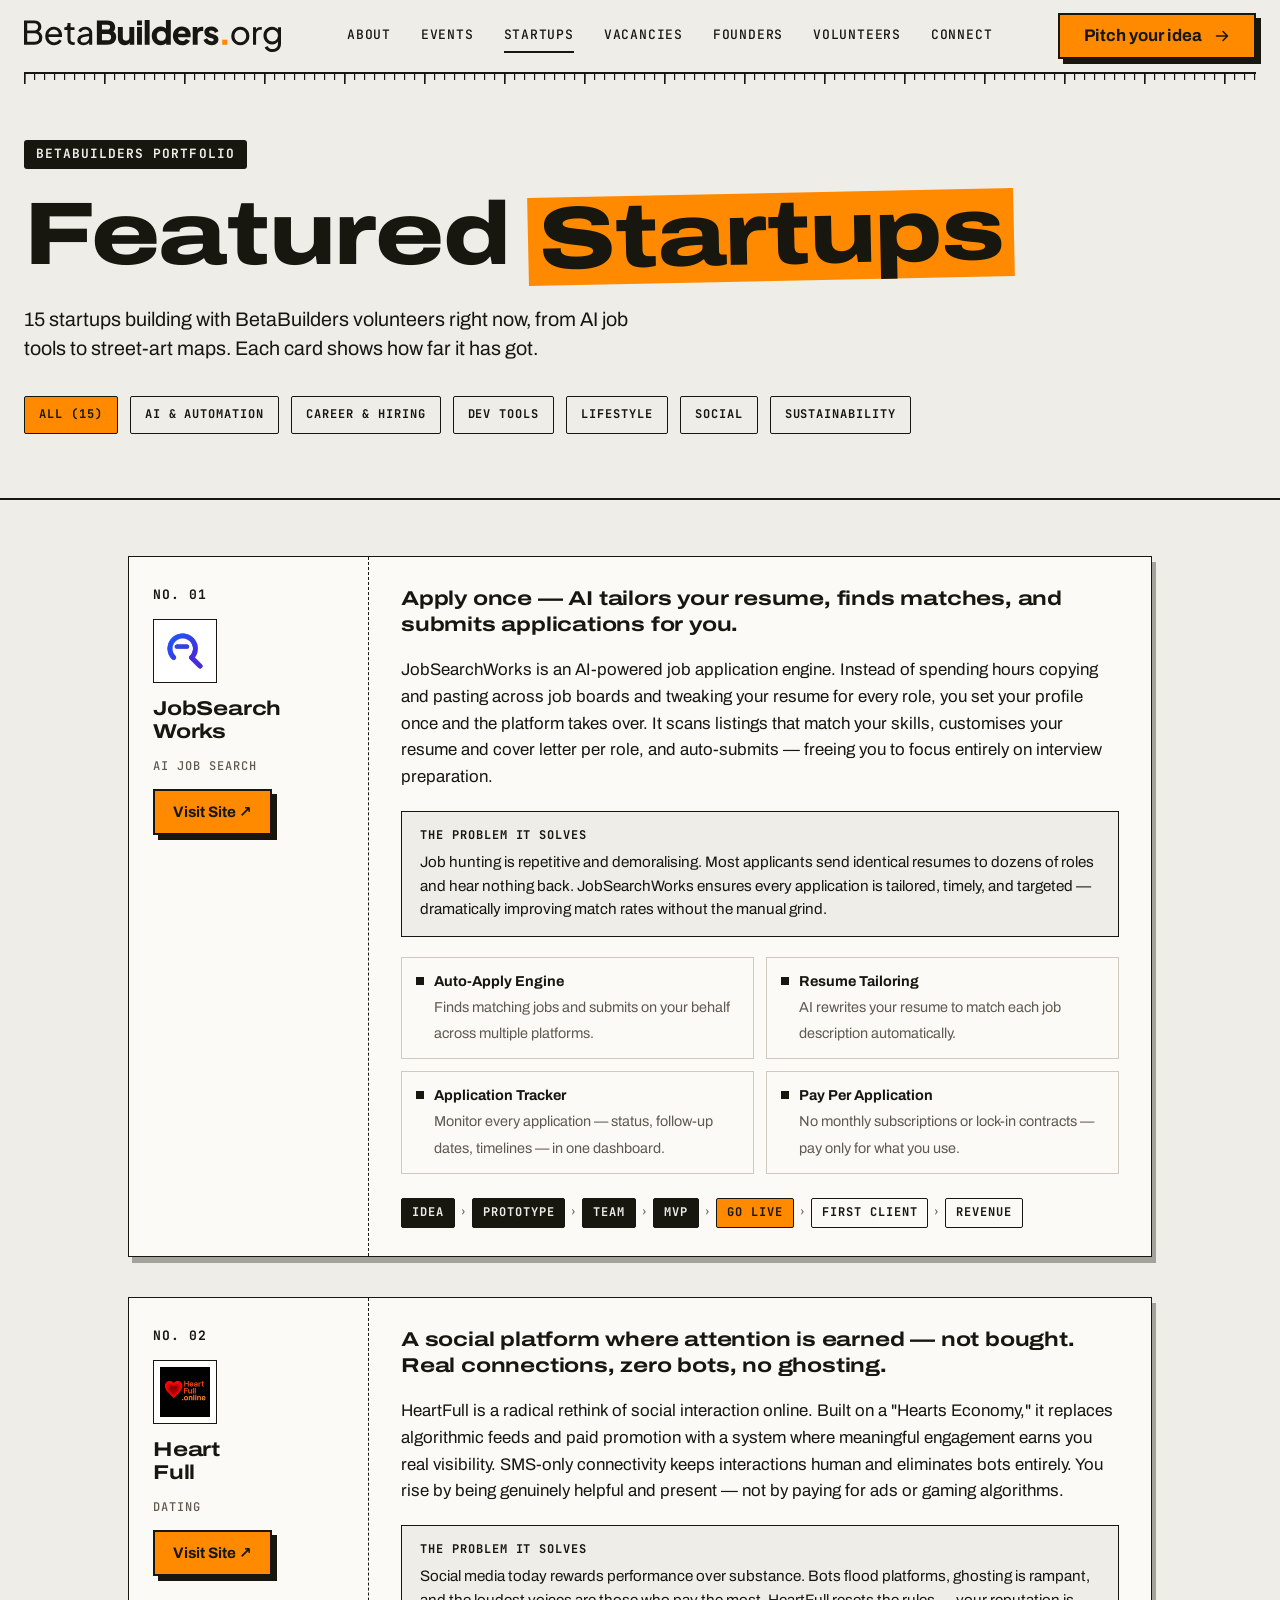
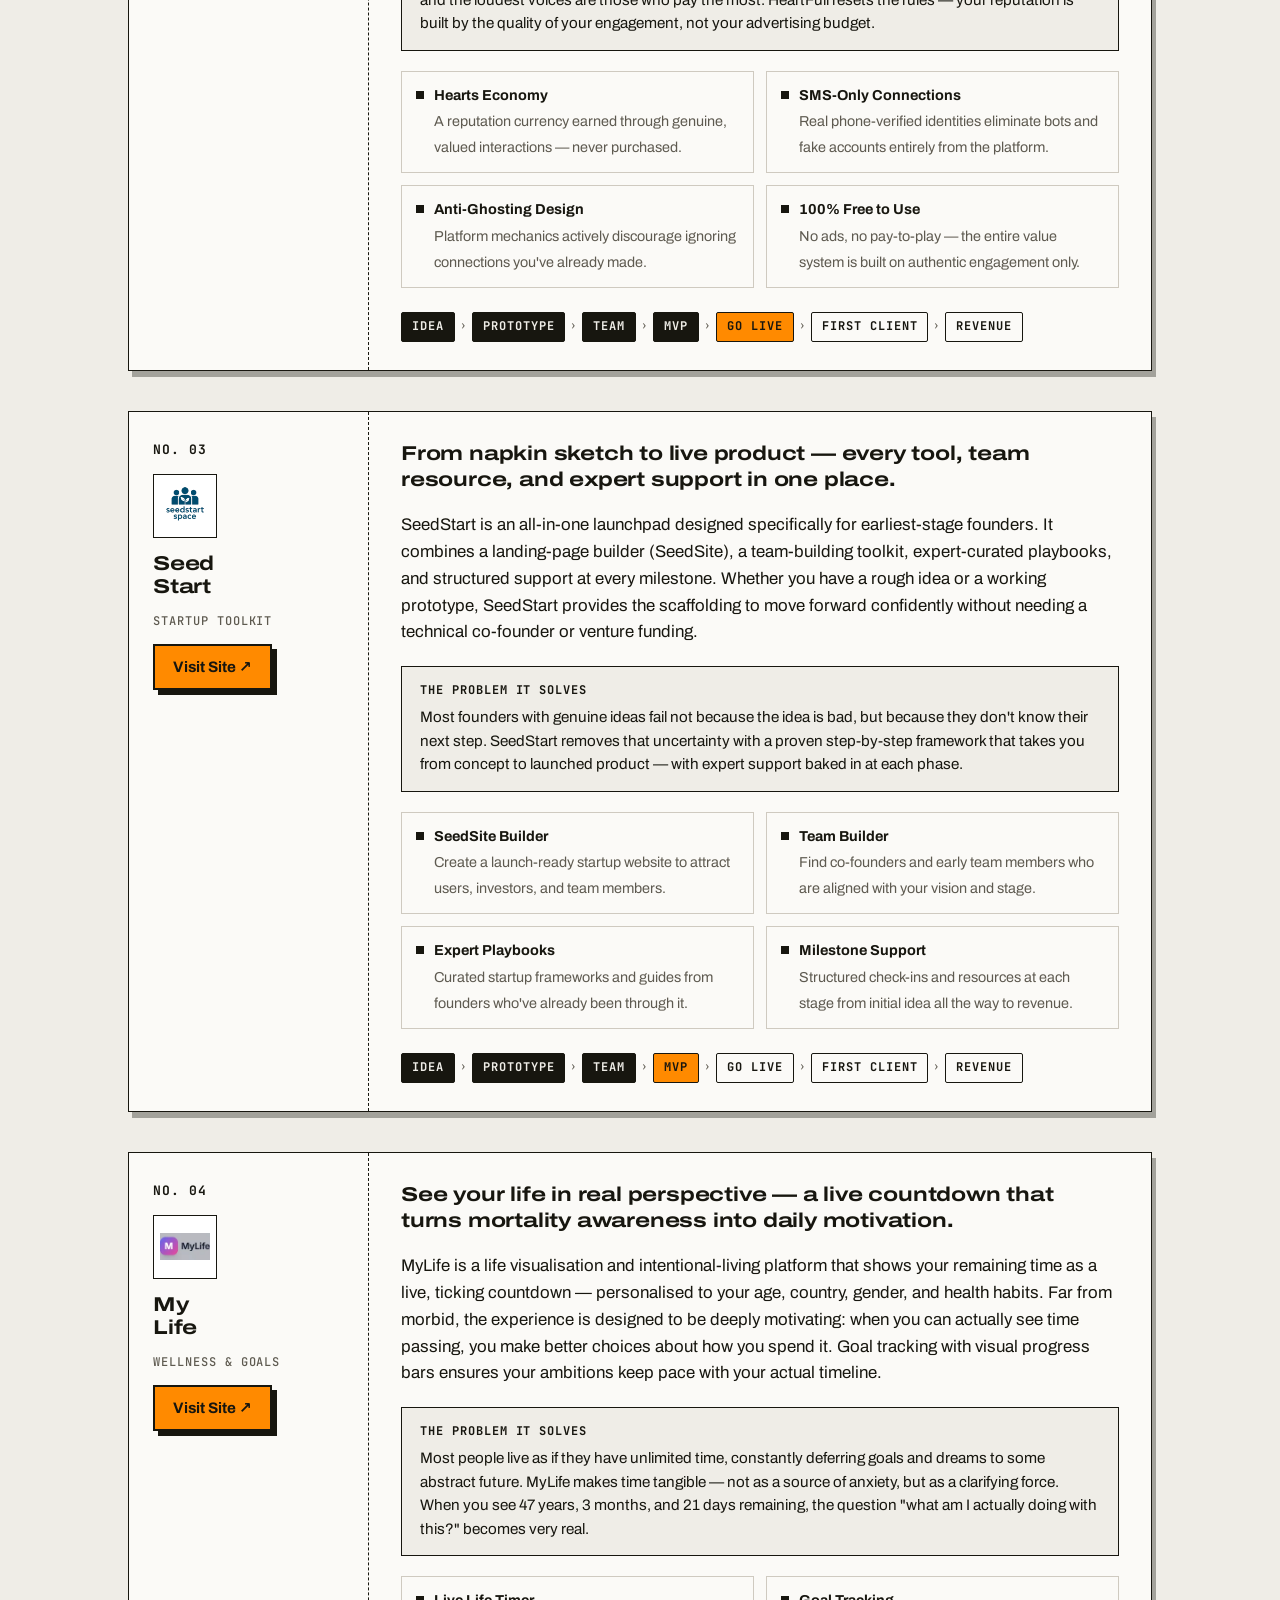
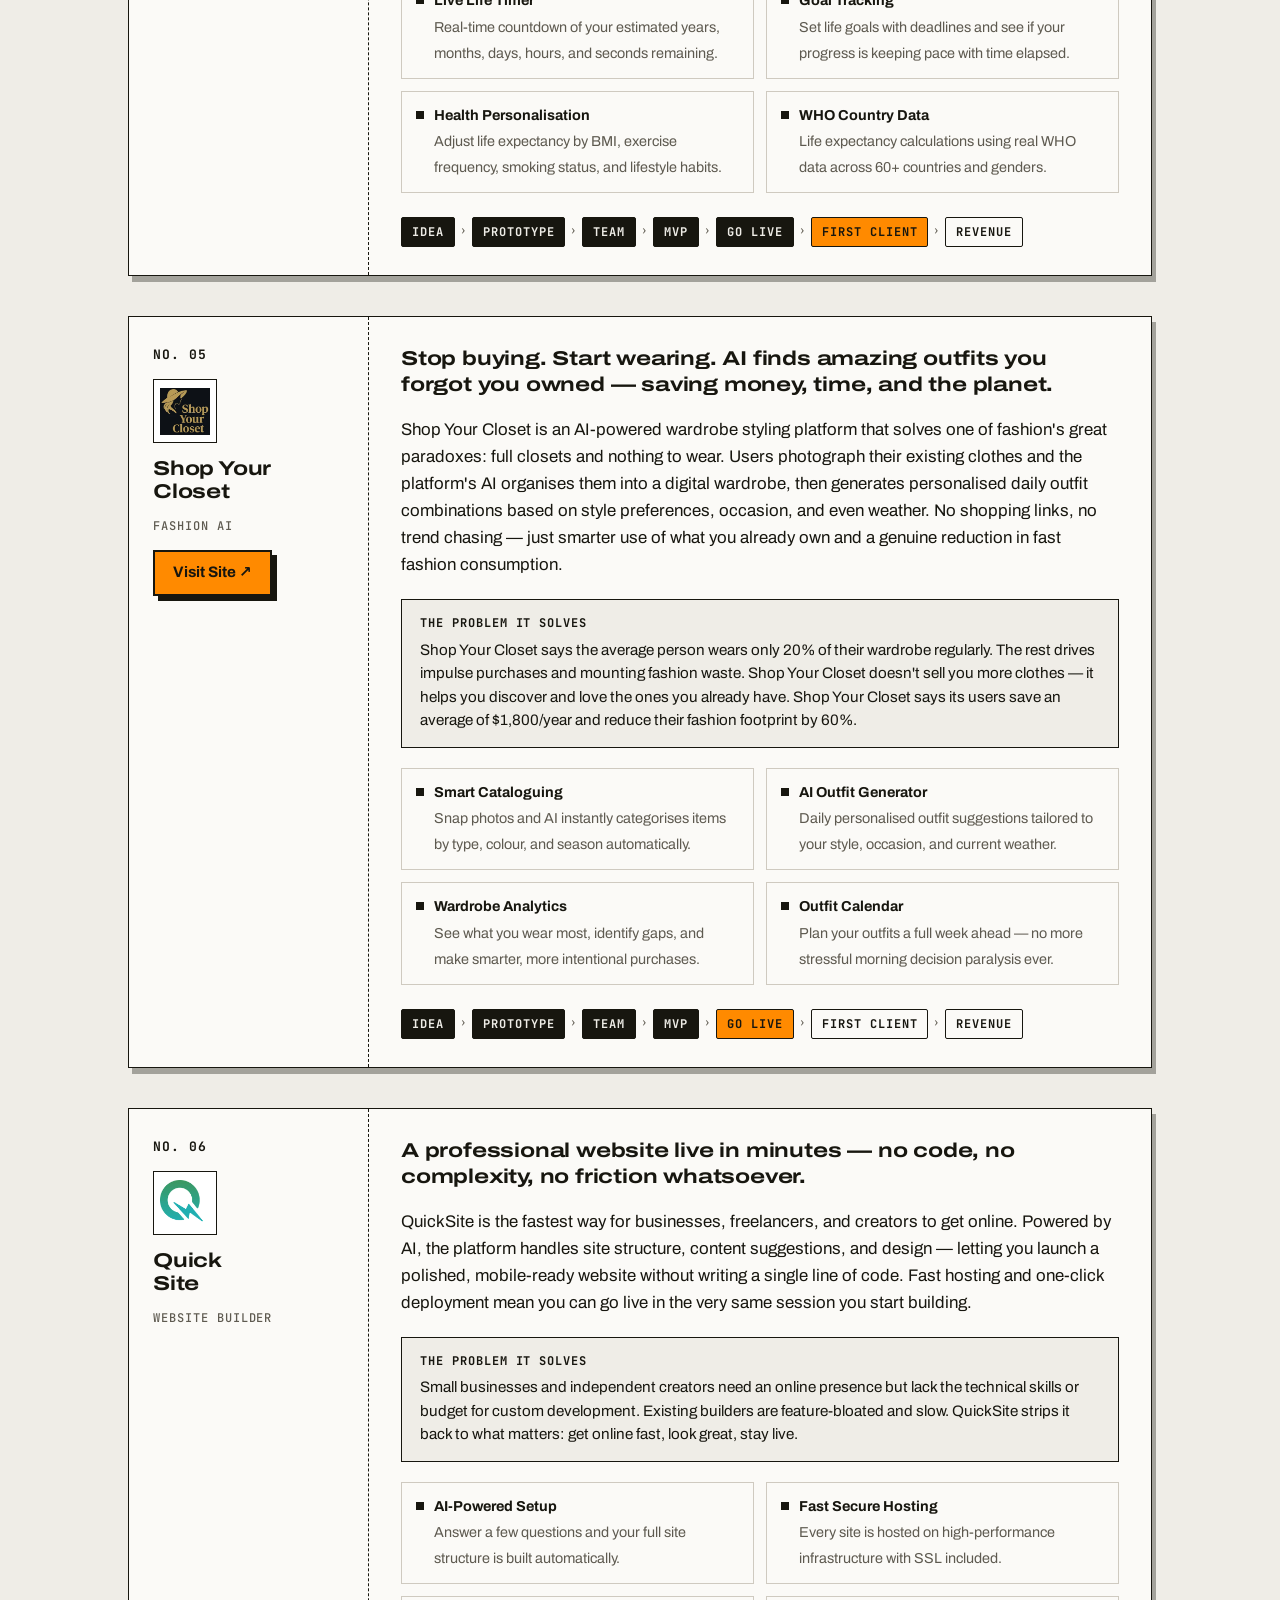
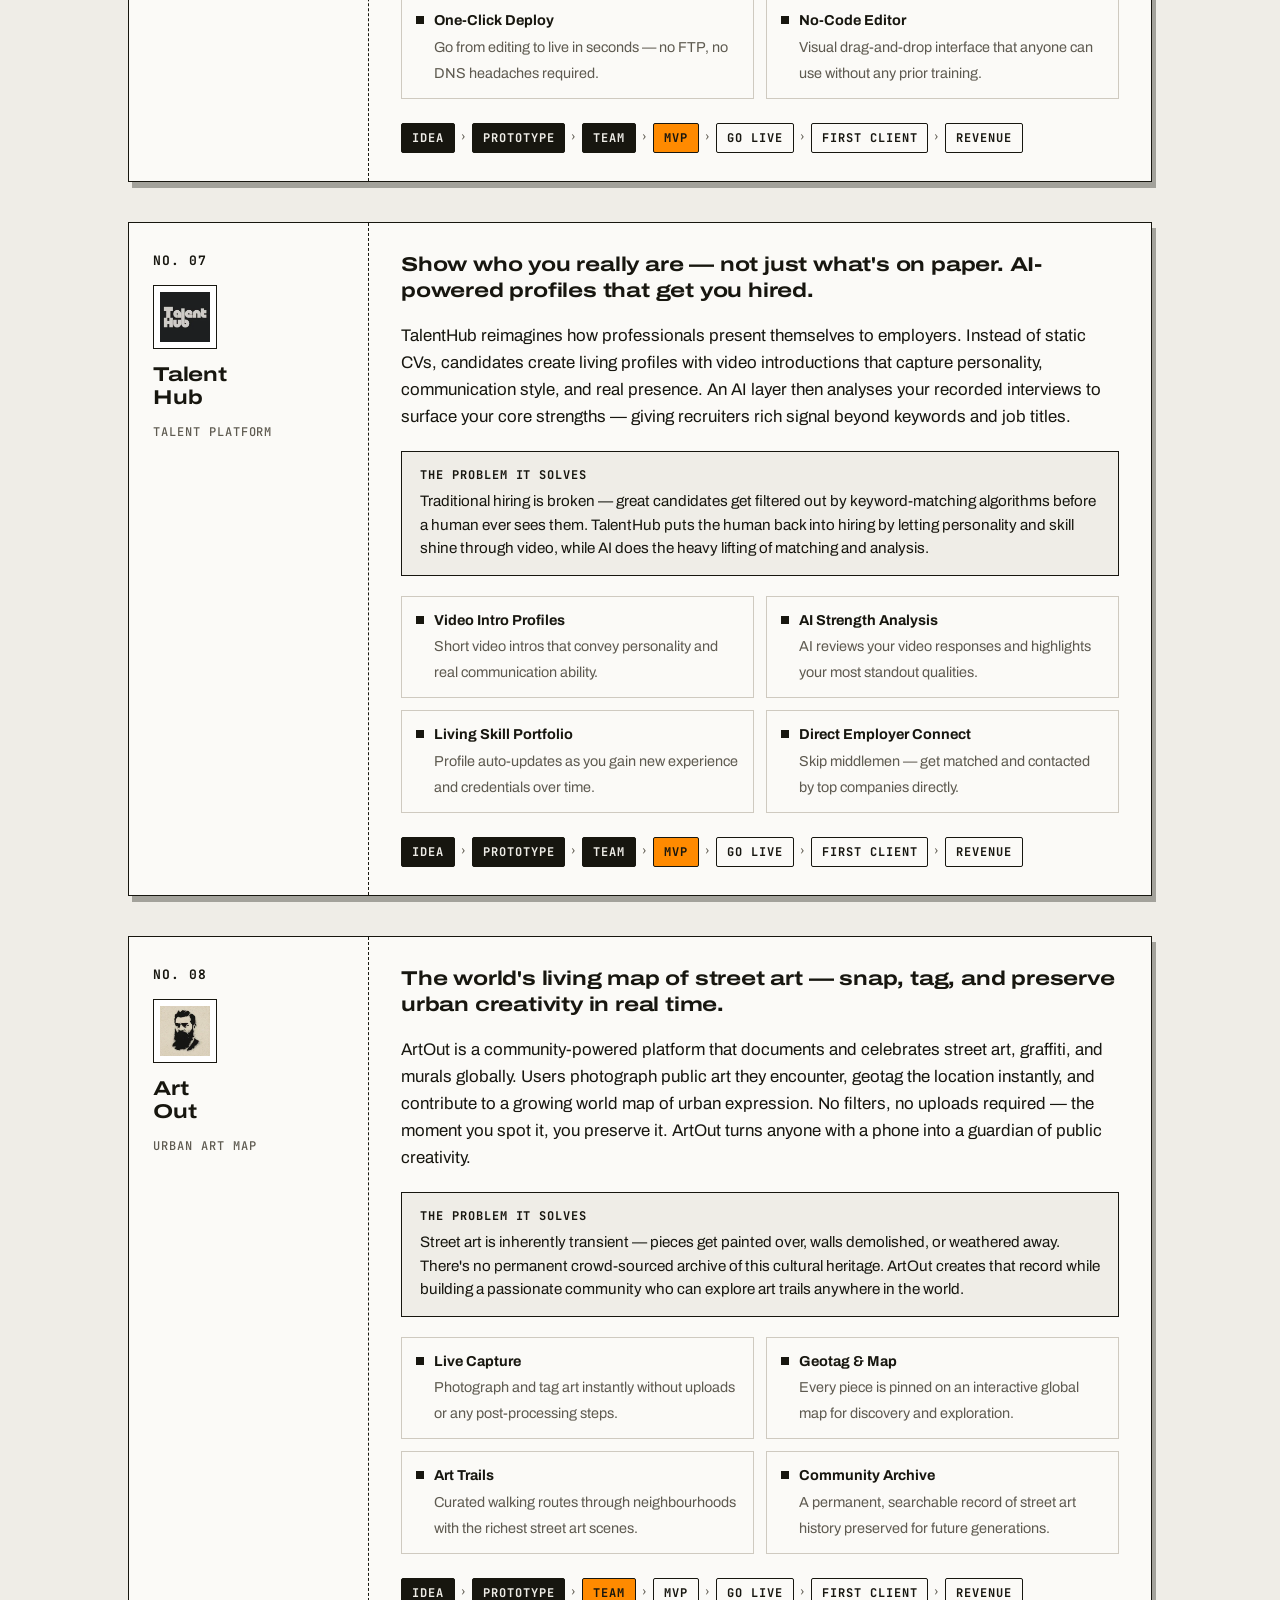
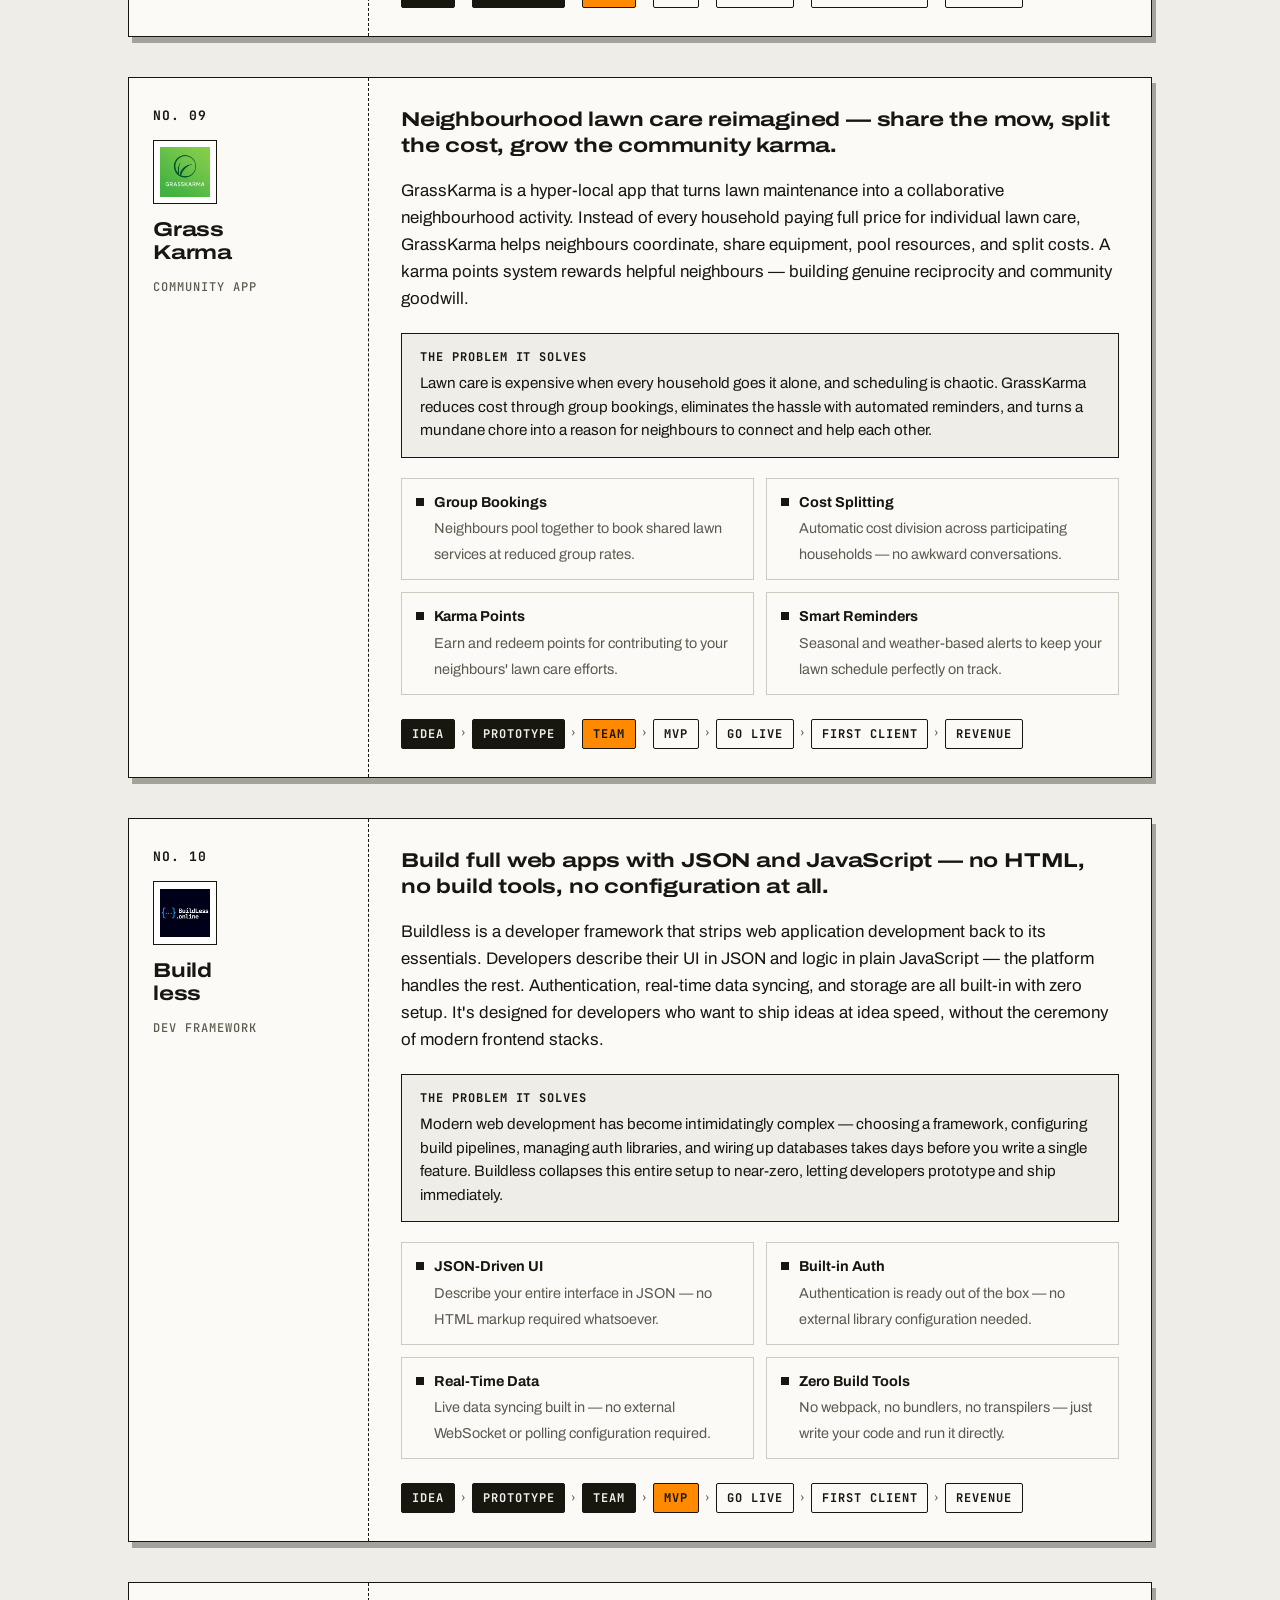
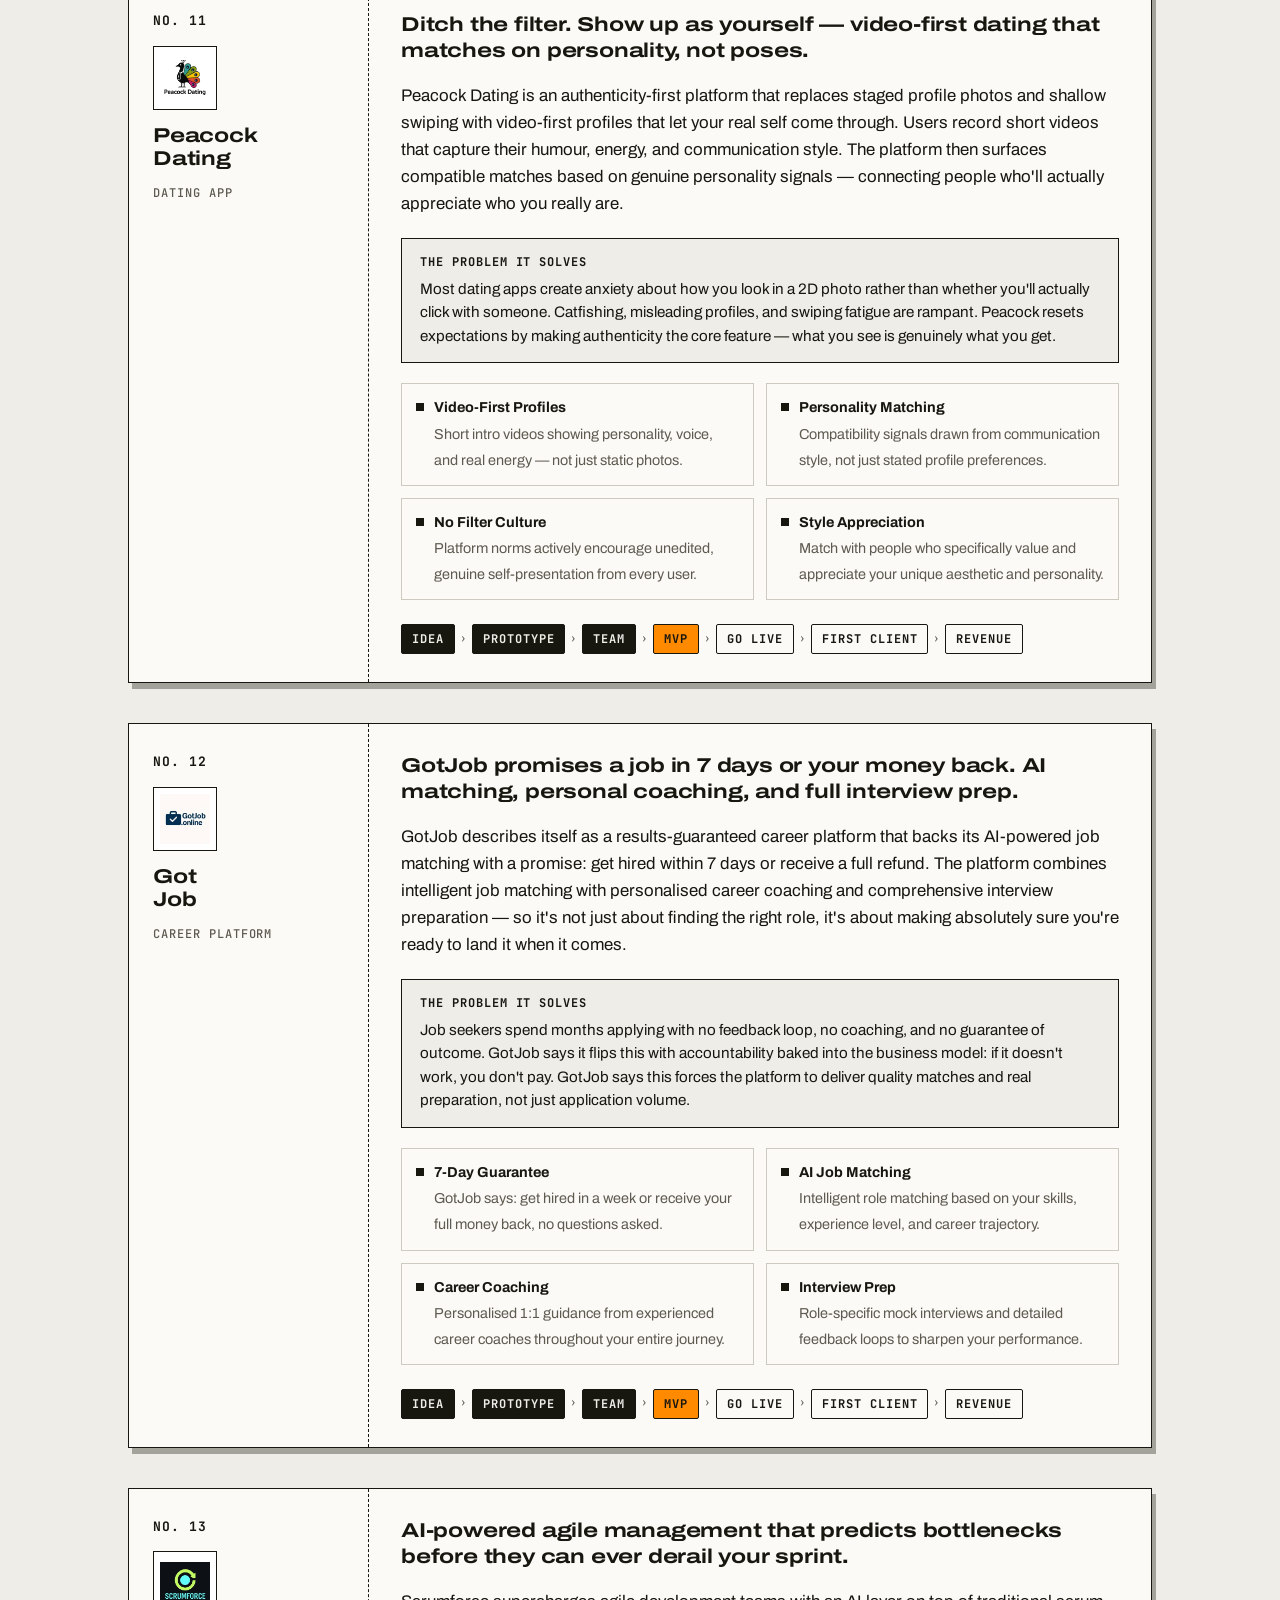
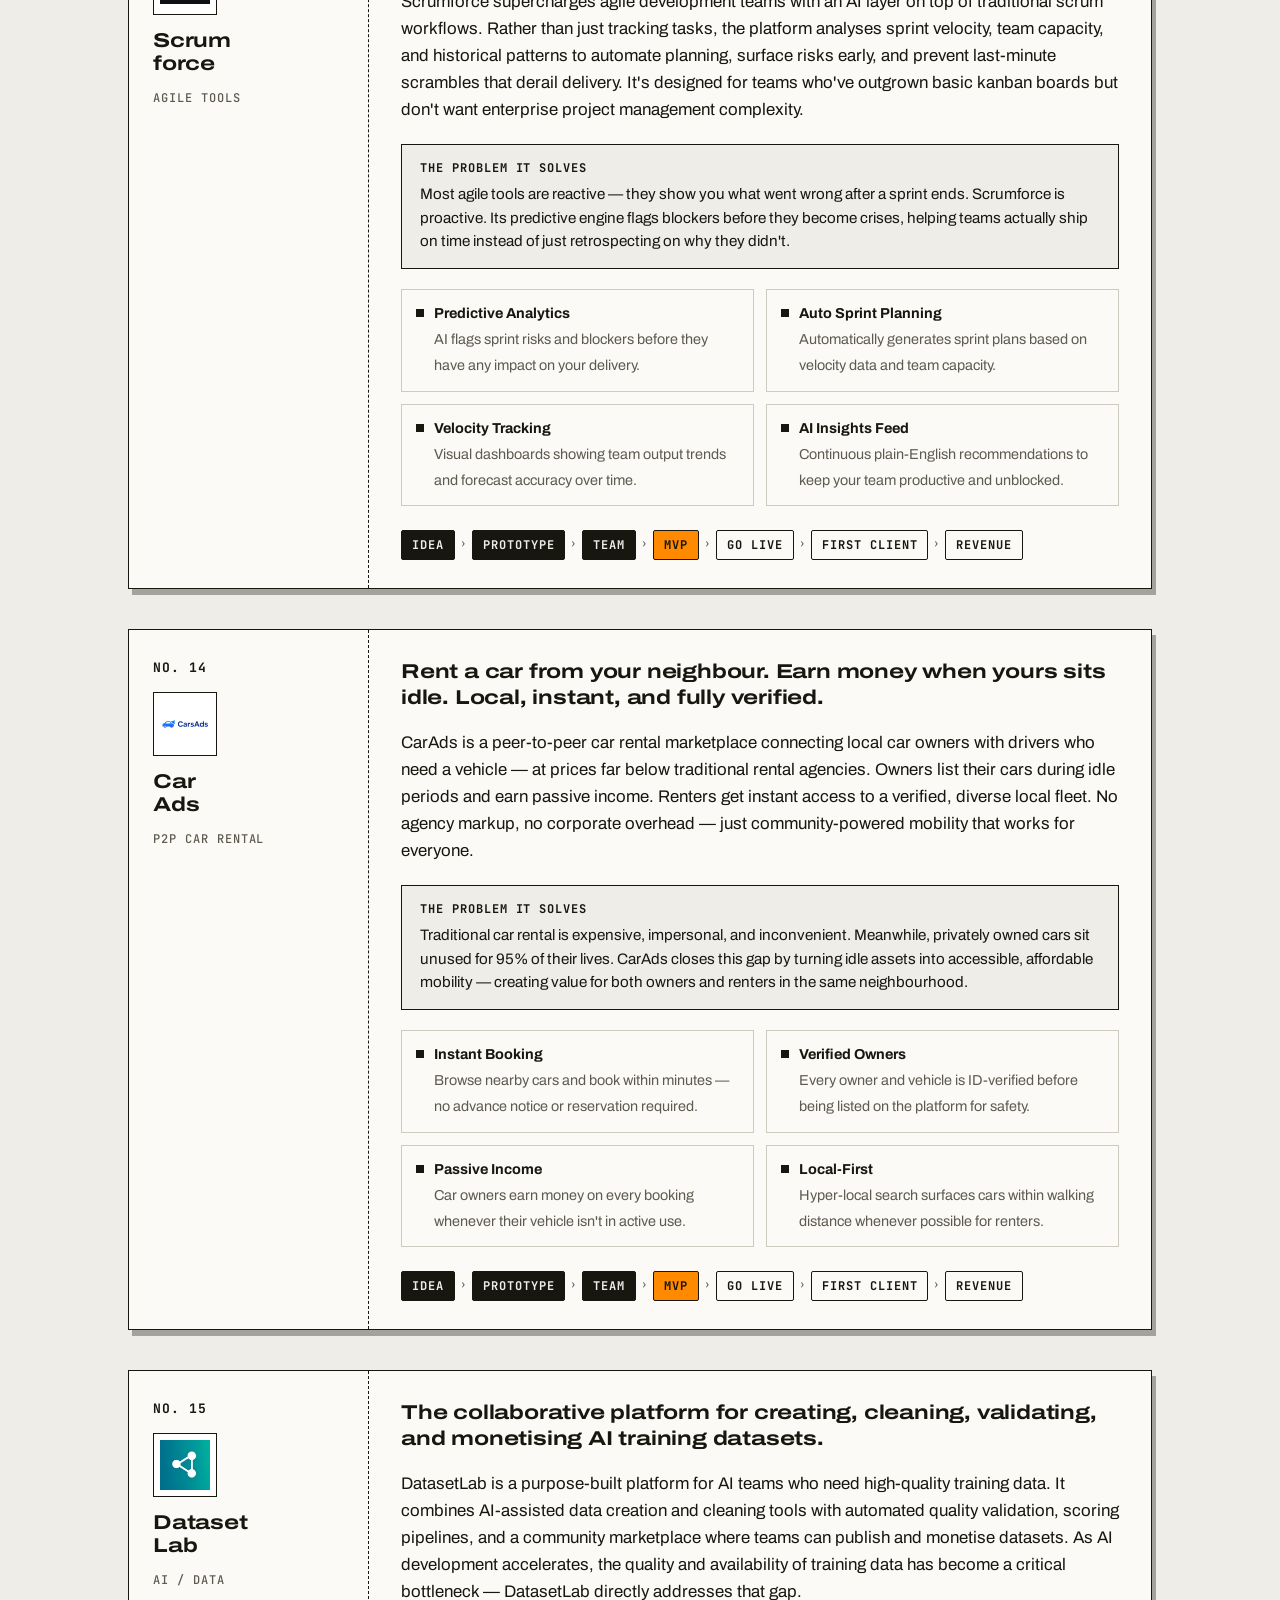
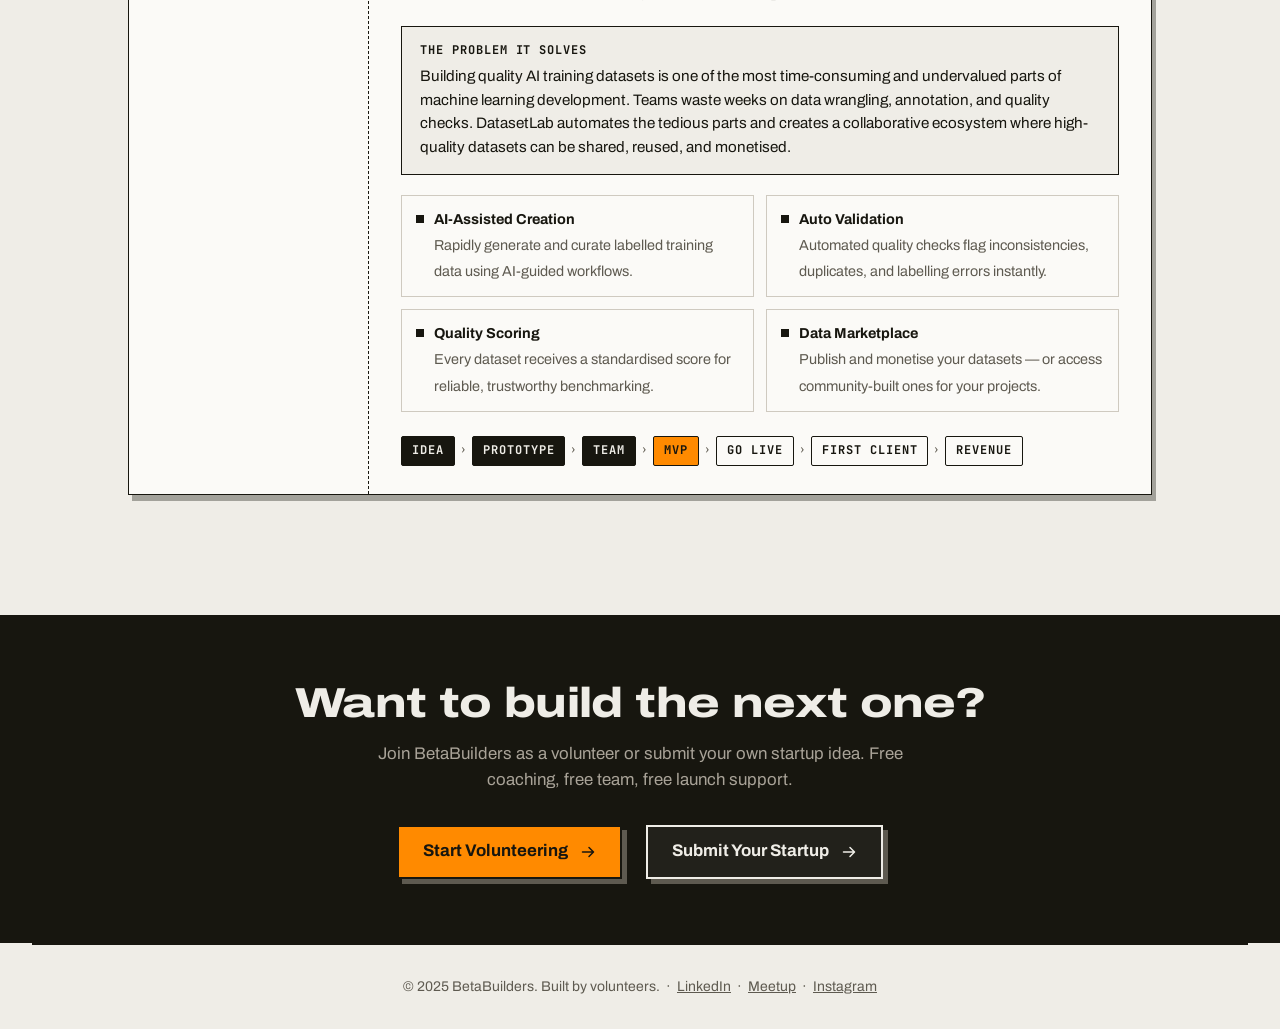
<file: startup.html>
<!doctype html>
<html lang="en-AU">
  <head>
    <meta charset="UTF-8" />
    <meta name="viewport" content="width=device-width, initial-scale=1.0" />
    <title>BetaBuilders — Featured Startups</title>
    <meta
      name="description"
      content="Meet the 15 startups building with BetaBuilders volunteers — from AI job tools to fashion technology, urban art and sustainable living."
    />
    <link rel="canonical" href="https://betabuilders.org/startup.html" />
    <meta property="og:type" content="website" />
    <meta property="og:url" content="https://betabuilders.org/startup.html" />
    <meta property="og:title" content="BetaBuilders — Featured Startups" />
    <meta
      property="og:description"
      content="Meet the 15 startups building with BetaBuilders volunteers — from AI job tools to fashion technology, urban art and sustainable living."
    />
    <meta property="og:image" content="https://betabuilders.org/images/og-image.jpg" />
    <meta property="og:image:width" content="1200" />
    <meta property="og:image:height" content="630" />
    <meta property="og:site_name" content="BetaBuilders" />
    <meta property="og:locale" content="en_AU" />
    <meta name="twitter:card" content="summary_large_image" />
    <meta name="twitter:site" content="@BetaBuildersOrg" />

    <!-- Fonts & Icons -->
    <link rel="preconnect" href="https://fonts.googleapis.com" />
    <link rel="preconnect" href="https://fonts.gstatic.com" crossorigin />
    <link href="https://fonts.googleapis.com/css2?family=Archivo:wdth,wght@100..125,400..800&family=JetBrains+Mono:wght@500;700&display=swap" rel="stylesheet" />
    <!-- tailwind.css: purged Tailwind 2.2.19 build, rebuild with
         npx tailwindcss@2.2.19 -c tailwind.config.js -o tailwind.css --minify -->
    <link rel="stylesheet" href="tailwind.css" />
    <link rel="icon" href="/favicon.ico" sizes="48x48" />
    <link rel="icon" href="/favicon.svg" type="image/svg+xml" />
    <link rel="apple-touch-icon" href="/apple-touch-icon.png" />
    <link rel="stylesheet" href="style.css" />
    <meta name="theme-color" content="#EFEDE7" />
  </head>

  <body>
    <!-- Header (same as index.html) -->
    <header class="bb-header">
      <div class="max-w-7xl mx-auto px-4 sm:px-6">
        <div class="bb-header__bar">
          <a href="/" class="bb-header__logo" aria-label="BetaBuilders.org home">
            <img src="brand/a4-small.svg" width="257" height="32" alt="BetaBuilders.org" />
          </a>

          <!-- Desktop navigation -->
          <nav class="bb-nav" aria-label="Main">
          <a href="index.html#about">About</a>
          <a href="index.html#events">Events</a>
          <a href="startup.html" aria-current="page">Startups</a>
          <a href="index.html#vacancies">Vacancies</a>
          <a href="index.html#founders">Founders</a>
          <a href="index.html#volunteers">Volunteers</a>
          <a href="index.html#contact">Connect</a>
          </nav>
          <a href="index.html#founders" class="bb-btn bb-btn--compact bb-header__cta">
            Pitch your idea
            <svg class="bb-ico" viewBox="0 0 256 256" aria-hidden="true" focusable="false"><path d="M224.49,136.49l-72,72a12,12,0,0,1-17-17L187,140H40a12,12,0,0,1,0-24H187L135.51,64.48a12,12,0,0,1,17-17l72,72A12,12,0,0,1,224.49,136.49Z"/></svg>
          </a>

          <!-- Mobile menu toggle -->
          <div class="bb-header__menu">
            <button
              id="mobile-menu-toggle"
              class="bb-menu-toggle bb-label-strong"
              aria-label="Toggle mobile menu"
              aria-expanded="false"
              aria-controls="mobile-menu"
            >
              Menu
              <svg class="bb-ico" viewBox="0 0 256 256" aria-hidden="true" focusable="false"><path d="M228,128a12,12,0,0,1-12,12H40a12,12,0,0,1,0-24H216A12,12,0,0,1,228,128ZM40,76H216a12,12,0,0,0,0-24H40a12,12,0,0,0,0,24ZM216,180H40a12,12,0,0,0,0,24H216a12,12,0,0,0,0-24Z"/></svg>
            </button>
            <div id="mobile-menu" class="hidden bb-mobile-menu">
              <nav aria-label="Mobile">
          <a href="index.html#about" class="bb-menu-link">About</a>
          <a href="index.html#events" class="bb-menu-link">Events</a>
          <a href="startup.html" class="bb-menu-link" aria-current="page">Startups</a>
          <a href="index.html#vacancies" class="bb-menu-link">Vacancies</a>
          <a href="index.html#founders" class="bb-menu-link">Founders</a>
          <a href="index.html#volunteers" class="bb-menu-link">Volunteers</a>
          <a href="index.html#contact" class="bb-menu-link">Connect</a>
              </nav>
              <a href="index.html#founders" class="bb-btn">
                Pitch your idea
                <svg class="bb-ico" viewBox="0 0 256 256" aria-hidden="true" focusable="false"><path d="M224.49,136.49l-72,72a12,12,0,0,1-17-17L187,140H40a12,12,0,0,1,0-24H187L135.51,64.48a12,12,0,0,1,17-17l72,72A12,12,0,0,1,224.49,136.49Z"/></svg>
              </a>
            </div>
          </div>
        </div>
      </div>
      <div class="max-w-7xl mx-auto px-4 sm:px-6"><div class="bb-ruler" aria-hidden="true"></div></div>
    </header>
    <!-- ════════════════ END HEADER ════════════════ -->

    <main>
      <section class="startups-hero">
        <div class="startups-hero__inner">
          <p class="bb-tape bb-label-strong">BetaBuilders Portfolio</p>
          <h1>Featured <span class="bb-highlight">Startups</span></h1>
          <p class="lead">
            15 startups building with BetaBuilders volunteers right now, from AI
            job tools to street-art maps. Each card shows how far it has got.
          </p>

          <!-- Filter Tabs -->
          <div class="filter-bar">
            <button class="filter-btn active" data-cat="all">All (15)</button>
            <button class="filter-btn" data-cat="ai">AI &amp; Automation</button>
            <button class="filter-btn" data-cat="career">Career &amp; Hiring</button>
            <button class="filter-btn" data-cat="devtools">Dev Tools</button>
            <button class="filter-btn" data-cat="lifestyle">Lifestyle</button>
            <button class="filter-btn" data-cat="social">Social</button>
            <button class="filter-btn" data-cat="sustainability">Sustainability</button>
          </div>
        </div>
      </section>
      <!-- Page Hero -->
<!-- ── Startups Section ── -->
      <section id="startups" class="startups-section">
        <div class="max-w-5xl mx-auto" id="startups-list">
          <!-- ─── 1. JobSearchWorks ─── -->
          <div class="startup-card-full" data-cat="ai career">
            <div class="card-body">
              <div class="card-left">
                <span class="card-num">01</span>
                <div class="card-icon-box">
                  <img
                    src="images/JobSearch_Logo.webp"
                    width="192"
                    height="192"
                    loading="lazy"
                    decoding="async"
                    alt="JobSearchWorks Logo"
                  />
                </div>
                <div class="card-name-text">JobSearch<br />Works</div>
                <span class="card-category-badge"
                  >AI Job Search</span
                >
                <a
                  href="https://jobsearch.works/"
                  target="_blank"
                  class="visit-btn"
                  >Visit Site ↗</a
                >
              </div>
              <div class="card-right">
                <div class="card-headline">
                  Apply once — AI tailors your resume, finds matches, and
                  submits applications for you.
                </div>
                <p class="card-description">
                  JobSearchWorks is an AI-powered job application engine.
                  Instead of spending hours copying and pasting across job
                  boards and tweaking your resume for every role, you set your
                  profile once and the platform takes over. It scans listings
                  that match your skills, customises your resume and cover
                  letter per role, and auto-submits — freeing you to focus
                  entirely on interview preparation.
                </p>
                <div class="problem-box">
                  <span class="problem-label">The Problem It Solves</span>
                  <p>
                    Job hunting is repetitive and demoralising. Most applicants
                    send identical resumes to dozens of roles and hear nothing
                    back. JobSearchWorks ensures every application is tailored,
                    timely, and targeted — dramatically improving match rates
                    without the manual grind.
                  </p>
                </div>
                <div class="features-grid">
                  <div class="feature-chip">
                    <div class="feature-dot"></div>
                    <div class="feature-chip-text">
                      <strong>Auto-Apply Engine</strong
                      ><span
                        >Finds matching jobs and submits on your behalf across
                        multiple platforms.</span
                      >
                    </div>
                  </div>
                  <div class="feature-chip">
                    <div class="feature-dot"></div>
                    <div class="feature-chip-text">
                      <strong>Resume Tailoring</strong
                      ><span
                        >AI rewrites your resume to match each job description
                        automatically.</span
                      >
                    </div>
                  </div>
                  <div class="feature-chip">
                    <div class="feature-dot"></div>
                    <div class="feature-chip-text">
                      <strong>Application Tracker</strong
                      ><span
                        >Monitor every application — status, follow-up dates,
                        timelines — in one dashboard.</span
                      >
                    </div>
                  </div>
                  <div class="feature-chip">
                    <div class="feature-dot"></div>
                    <div class="feature-chip-text">
                      <strong>Pay Per Application</strong
                      ><span
                        >No monthly subscriptions or lock-in contracts — pay
                        only for what you use.</span
                      >
                    </div>
                  </div>
                </div>
                <div class="stage-tracker">
                  <span class="stage-chip done">Idea</span
                  ><span class="stage-arrow">›</span>
                  <span class="stage-chip done">Prototype</span
                  ><span class="stage-arrow">›</span>
                  <span class="stage-chip done">Team</span
                  ><span class="stage-arrow">›</span>
                  <span class="stage-chip done">MVP</span
                  ><span class="stage-arrow">›</span>
                  <span class="stage-chip current">Go Live</span
                  ><span class="stage-arrow">›</span>
                  <span class="stage-chip next">First Client</span
                  ><span class="stage-arrow">›</span>
                  <span class="stage-chip next">Revenue</span>
                </div>
              </div>
            </div>
          </div>

          <!-- ─── 2. HeartFull ─── -->
          <div class="startup-card-full" data-cat="social">
            <div class="card-body">
              <div class="card-left">
                <span class="card-num">02</span>
                <div class="card-icon-box">
                  <img src="images/heart_logo.webp" alt="HeartFull Logo" width="192" height="192" loading="lazy" decoding="async" />
                </div>
                <div class="card-name-text">Heart<br />Full</div>
                <span class="card-category-badge"
                  >Dating</span
                >
                <a
                  href="https://heartfull.online/"
                  target="_blank"
                  class="visit-btn"
                  >Visit Site ↗</a
                >
              </div>
              <div class="card-right">
                <div class="card-headline">
                  A social platform where attention is earned — not bought. Real
                  connections, zero bots, no ghosting.
                </div>
                <p class="card-description">
                  HeartFull is a radical rethink of social interaction online.
                  Built on a "Hearts Economy," it replaces algorithmic feeds and
                  paid promotion with a system where meaningful engagement earns
                  you real visibility. SMS-only connectivity keeps interactions
                  human and eliminates bots entirely. You rise by being
                  genuinely helpful and present — not by paying for ads or
                  gaming algorithms.
                </p>
                <div class="problem-box">
                  <span class="problem-label">The Problem It Solves</span>
                  <p>
                    Social media today rewards performance over substance. Bots
                    flood platforms, ghosting is rampant, and the loudest voices
                    are those who pay the most. HeartFull resets the rules —
                    your reputation is built by the quality of your engagement,
                    not your advertising budget.
                  </p>
                </div>
                <div class="features-grid">
                  <div class="feature-chip">
                    <div class="feature-dot"></div>
                    <div class="feature-chip-text">
                      <strong>Hearts Economy</strong
                      ><span
                        >A reputation currency earned through genuine, valued
                        interactions — never purchased.</span
                      >
                    </div>
                  </div>
                  <div class="feature-chip">
                    <div class="feature-dot"></div>
                    <div class="feature-chip-text">
                      <strong>SMS-Only Connections</strong
                      ><span
                        >Real phone-verified identities eliminate bots and fake
                        accounts entirely from the platform.</span
                      >
                    </div>
                  </div>
                  <div class="feature-chip">
                    <div class="feature-dot"></div>
                    <div class="feature-chip-text">
                      <strong>Anti-Ghosting Design</strong
                      ><span
                        >Platform mechanics actively discourage ignoring
                        connections you've already made.</span
                      >
                    </div>
                  </div>
                  <div class="feature-chip">
                    <div class="feature-dot"></div>
                    <div class="feature-chip-text">
                      <strong>100% Free to Use</strong
                      ><span
                        >No ads, no pay-to-play — the entire value system is
                        built on authentic engagement only.</span
                      >
                    </div>
                  </div>
                </div>
                <div class="stage-tracker">
                  <span class="stage-chip done">Idea</span
                  ><span class="stage-arrow">›</span>
                  <span class="stage-chip done">Prototype</span
                  ><span class="stage-arrow">›</span>
                  <span class="stage-chip done">Team</span
                  ><span class="stage-arrow">›</span>
                  <span class="stage-chip done">MVP</span
                  ><span class="stage-arrow">›</span>
                  <span class="stage-chip current">Go Live</span
                  ><span class="stage-arrow">›</span>
                  <span class="stage-chip next">First Client</span
                  ><span class="stage-arrow">›</span>
                  <span class="stage-chip next">Revenue</span>
                </div>
              </div>
            </div>
          </div>

          <!-- ─── 3. SeedStart ─── -->
          <div class="startup-card-full" data-cat="devtools ai">
            <div class="card-body">
              <div class="card-left">
                <span class="card-num">03</span>
                <div class="card-icon-box">
                  <img src="images/seedstart_space.webp" alt="SeedStart Logo" width="192" height="192" loading="lazy" decoding="async" />
                </div>
                <div class="card-name-text">Seed<br />Start</div>
                <span class="card-category-badge"
                  >Startup Toolkit</span
                >
                <a
                  href="https://seedstart.space/"
                  target="_blank"
                  class="visit-btn"
                  >Visit Site ↗</a
                >
              </div>
              <div class="card-right">
                <div class="card-headline">
                  From napkin sketch to live product — every tool, team
                  resource, and expert support in one place.
                </div>
                <p class="card-description">
                  SeedStart is an all-in-one launchpad designed specifically for
                  earliest-stage founders. It combines a landing-page builder
                  (SeedSite), a team-building toolkit, expert-curated playbooks,
                  and structured support at every milestone. Whether you have a
                  rough idea or a working prototype, SeedStart provides the
                  scaffolding to move forward confidently without needing a
                  technical co-founder or venture funding.
                </p>
                <div class="problem-box">
                  <span class="problem-label">The Problem It Solves</span>
                  <p>
                    Most founders with genuine ideas fail not because the idea
                    is bad, but because they don't know their next step.
                    SeedStart removes that uncertainty with a proven
                    step-by-step framework that takes you from concept to
                    launched product — with expert support baked in at each
                    phase.
                  </p>
                </div>
                <div class="features-grid">
                  <div class="feature-chip">
                    <div class="feature-dot"></div>
                    <div class="feature-chip-text">
                      <strong>SeedSite Builder</strong
                      ><span
                        >Create a launch-ready startup website to attract users,
                        investors, and team members.</span
                      >
                    </div>
                  </div>
                  <div class="feature-chip">
                    <div class="feature-dot"></div>
                    <div class="feature-chip-text">
                      <strong>Team Builder</strong
                      ><span
                        >Find co-founders and early team members who are aligned
                        with your vision and stage.</span
                      >
                    </div>
                  </div>
                  <div class="feature-chip">
                    <div class="feature-dot"></div>
                    <div class="feature-chip-text">
                      <strong>Expert Playbooks</strong
                      ><span
                        >Curated startup frameworks and guides from founders
                        who've already been through it.</span
                      >
                    </div>
                  </div>
                  <div class="feature-chip">
                    <div class="feature-dot"></div>
                    <div class="feature-chip-text">
                      <strong>Milestone Support</strong
                      ><span
                        >Structured check-ins and resources at each stage from
                        initial idea all the way to revenue.</span
                      >
                    </div>
                  </div>
                </div>
                <div class="stage-tracker">
                  <span class="stage-chip done">Idea</span
                  ><span class="stage-arrow">›</span>
                  <span class="stage-chip done">Prototype</span
                  ><span class="stage-arrow">›</span>
                  <span class="stage-chip done">Team</span
                  ><span class="stage-arrow">›</span>
                  <span class="stage-chip current">MVP</span
                  ><span class="stage-arrow">›</span>
                  <span class="stage-chip next">Go Live</span
                  ><span class="stage-arrow">›</span>
                  <span class="stage-chip next">First Client</span
                  ><span class="stage-arrow">›</span>
                  <span class="stage-chip next">Revenue</span>
                </div>
              </div>
            </div>
          </div>

          <!-- ─── 4. MyLife ─── -->
          <div class="startup-card-full" data-cat="lifestyle ai">
            <div class="card-body">
              <div class="card-left">
                <span class="card-num">04</span>
                <div class="card-icon-box">
                  <img src="images/mylife.webp" alt="MyLife Logo" width="112" height="60" loading="lazy" decoding="async" />
                </div>
                <div class="card-name-text">My<br />Life</div>
                <span class="card-category-badge"
                  >Wellness & Goals</span
                >
                <a
                  href="https://brightside-life.github.io/website/"
                  target="_blank"
                  class="visit-btn"
                  >Visit Site ↗</a
                >
              </div>
              <div class="card-right">
                <div class="card-headline">
                  See your life in real perspective — a live countdown that
                  turns mortality awareness into daily motivation.
                </div>
                <p class="card-description">
                  MyLife is a life visualisation and intentional-living platform
                  that shows your remaining time as a live, ticking countdown —
                  personalised to your age, country, gender, and health habits.
                  Far from morbid, the experience is designed to be deeply
                  motivating: when you can actually see time passing, you make
                  better choices about how you spend it. Goal tracking with
                  visual progress bars ensures your ambitions keep pace with
                  your actual timeline.
                </p>
                <div class="problem-box">
                  <span class="problem-label">The Problem It Solves</span>
                  <p>
                    Most people live as if they have unlimited time, constantly
                    deferring goals and dreams to some abstract future. MyLife
                    makes time tangible — not as a source of anxiety, but as a
                    clarifying force. When you see 47 years, 3 months, and 21
                    days remaining, the question "what am I actually doing with
                    this?" becomes very real.
                  </p>
                </div>
                <div class="features-grid">
                  <div class="feature-chip">
                    <div class="feature-dot"></div>
                    <div class="feature-chip-text">
                      <strong>Live Life Timer</strong
                      ><span
                        >Real-time countdown of your estimated years, months,
                        days, hours, and seconds remaining.</span
                      >
                    </div>
                  </div>
                  <div class="feature-chip">
                    <div class="feature-dot"></div>
                    <div class="feature-chip-text">
                      <strong>Goal Tracking</strong
                      ><span
                        >Set life goals with deadlines and see if your progress
                        is keeping pace with time elapsed.</span
                      >
                    </div>
                  </div>
                  <div class="feature-chip">
                    <div class="feature-dot"></div>
                    <div class="feature-chip-text">
                      <strong>Health Personalisation</strong
                      ><span
                        >Adjust life expectancy by BMI, exercise frequency,
                        smoking status, and lifestyle habits.</span
                      >
                    </div>
                  </div>
                  <div class="feature-chip">
                    <div class="feature-dot"></div>
                    <div class="feature-chip-text">
                      <strong>WHO Country Data</strong
                      ><span
                        >Life expectancy calculations using real WHO data across
                        60+ countries and genders.</span
                      >
                    </div>
                  </div>
                </div>
                <div class="stage-tracker">
                  <span class="stage-chip done">Idea</span
                  ><span class="stage-arrow">›</span>
                  <span class="stage-chip done">Prototype</span
                  ><span class="stage-arrow">›</span>
                  <span class="stage-chip done">Team</span
                  ><span class="stage-arrow">›</span>
                  <span class="stage-chip done">MVP</span
                  ><span class="stage-arrow">›</span>
                  <span class="stage-chip done">Go Live</span
                  ><span class="stage-arrow">›</span>
                  <span class="stage-chip current">First Client</span
                  ><span class="stage-arrow">›</span>
                  <span class="stage-chip next">Revenue</span>
                </div>
              </div>
            </div>
          </div>

          <!-- ─── 5. Shop Your Closet ─── -->
          <div class="startup-card-full" data-cat="ai lifestyle sustainability">
            <div class="card-body">
              <div class="card-left">
                <span class="card-num">05</span>
                <div class="card-icon-box">
                  <img src="images/shop_your_closet.webp" alt="Shop Your Closet Logo" width="192" height="181" loading="lazy" decoding="async" />
                </div>
                <div class="card-name-text">Shop Your<br />Closet</div>
                <span class="card-category-badge"
                  >Fashion AI</span
                >
                <a
                  href="https://shopyourcloset.github.io/website/"
                  target="_blank"
                  class="visit-btn"
                  >Visit Site ↗</a
                >
              </div>
              <div class="card-right">
                <div class="card-headline">
                  Stop buying. Start wearing. AI finds amazing outfits you
                  forgot you owned — saving money, time, and the planet.
                </div>
                <p class="card-description">
                  Shop Your Closet is an AI-powered wardrobe styling platform
                  that solves one of fashion's great paradoxes: full closets and
                  nothing to wear. Users photograph their existing clothes and
                  the platform's AI organises them into a digital wardrobe, then
                  generates personalised daily outfit combinations based on
                  style preferences, occasion, and even weather. No shopping
                  links, no trend chasing — just smarter use of what you already
                  own and a genuine reduction in fast fashion consumption.
                </p>
                <div class="problem-box">
                  <span class="problem-label">The Problem It Solves</span>
                  <p>
                    Shop Your Closet says the average person wears only 20% of
                    their wardrobe regularly. The rest drives impulse purchases and mounting
                    fashion waste. Shop Your Closet doesn't sell you more
                    clothes — it helps you discover and love the ones you
                    already have. Shop Your Closet says its users save an average of
                    $1,800/year and reduce their fashion footprint by 60%.
                  </p>
                </div>
                <div class="features-grid">
                  <div class="feature-chip">
                    <div class="feature-dot"></div>
                    <div class="feature-chip-text">
                      <strong>Smart Cataloguing</strong
                      ><span
                        >Snap photos and AI instantly categorises items by type,
                        colour, and season automatically.</span
                      >
                    </div>
                  </div>
                  <div class="feature-chip">
                    <div class="feature-dot"></div>
                    <div class="feature-chip-text">
                      <strong>AI Outfit Generator</strong
                      ><span
                        >Daily personalised outfit suggestions tailored to your
                        style, occasion, and current weather.</span
                      >
                    </div>
                  </div>
                  <div class="feature-chip">
                    <div class="feature-dot"></div>
                    <div class="feature-chip-text">
                      <strong>Wardrobe Analytics</strong
                      ><span
                        >See what you wear most, identify gaps, and make
                        smarter, more intentional purchases.</span
                      >
                    </div>
                  </div>
                  <div class="feature-chip">
                    <div class="feature-dot"></div>
                    <div class="feature-chip-text">
                      <strong>Outfit Calendar</strong
                      ><span
                        >Plan your outfits a full week ahead — no more stressful
                        morning decision paralysis ever.</span
                      >
                    </div>
                  </div>
                </div>
                <div class="stage-tracker">
                  <span class="stage-chip done">Idea</span
                  ><span class="stage-arrow">›</span>
                  <span class="stage-chip done">Prototype</span
                  ><span class="stage-arrow">›</span>
                  <span class="stage-chip done">Team</span
                  ><span class="stage-arrow">›</span>
                  <span class="stage-chip done">MVP</span
                  ><span class="stage-arrow">›</span>
                  <span class="stage-chip current">Go Live</span
                  ><span class="stage-arrow">›</span>
                  <span class="stage-chip next">First Client</span
                  ><span class="stage-arrow">›</span>
                  <span class="stage-chip next">Revenue</span>
                </div>
              </div>
            </div>
          </div>
          <!-- ─── 6. QuickSite ─── -->
          <div class="startup-card-full" data-cat="ai devtools">
            <div class="card-body">
              <div class="card-left">
                <span class="card-num">06</span>
                <div class="card-icon-box">
                  <img src="images/Quicksite_Logo.webp" alt="QuickSite Logo" width="192" height="175" loading="lazy" decoding="async" />
                </div>
                <div class="card-name-text">Quick<br />Site</div>
                <span class="card-category-badge"
                  >Website Builder</span
                >
              </div>
              <div class="card-right">
                <div class="card-headline">
                  A professional website live in minutes — no code, no
                  complexity, no friction whatsoever.
                </div>
                <p class="card-description">
                  QuickSite is the fastest way for businesses, freelancers, and
                  creators to get online. Powered by AI, the platform handles
                  site structure, content suggestions, and design — letting you
                  launch a polished, mobile-ready website without writing a
                  single line of code. Fast hosting and one-click deployment
                  mean you can go live in the very same session you start
                  building.
                </p>
                <div class="problem-box">
                  <span class="problem-label">The Problem It Solves</span>
                  <p>
                    Small businesses and independent creators need an online
                    presence but lack the technical skills or budget for custom
                    development. Existing builders are feature-bloated and slow.
                    QuickSite strips it back to what matters: get online fast,
                    look great, stay live.
                  </p>
                </div>
                <div class="features-grid">
                  <div class="feature-chip">
                    <div class="feature-dot"></div>
                    <div class="feature-chip-text">
                      <strong>AI-Powered Setup</strong
                      ><span
                        >Answer a few questions and your full site structure is
                        built automatically.</span
                      >
                    </div>
                  </div>
                  <div class="feature-chip">
                    <div class="feature-dot"></div>
                    <div class="feature-chip-text">
                      <strong>Fast Secure Hosting</strong
                      ><span
                        >Every site is hosted on high-performance infrastructure
                        with SSL included.</span
                      >
                    </div>
                  </div>
                  <div class="feature-chip">
                    <div class="feature-dot"></div>
                    <div class="feature-chip-text">
                      <strong>One-Click Deploy</strong
                      ><span
                        >Go from editing to live in seconds — no FTP, no DNS
                        headaches required.</span
                      >
                    </div>
                  </div>
                  <div class="feature-chip">
                    <div class="feature-dot"></div>
                    <div class="feature-chip-text">
                      <strong>No-Code Editor</strong
                      ><span
                        >Visual drag-and-drop interface that anyone can use
                        without any prior training.</span
                      >
                    </div>
                  </div>
                </div>
                <div class="stage-tracker">
                  <span class="stage-chip done">Idea</span
                  ><span class="stage-arrow">›</span>
                  <span class="stage-chip done">Prototype</span
                  ><span class="stage-arrow">›</span>
                  <span class="stage-chip done">Team</span
                  ><span class="stage-arrow">›</span>
                  <span class="stage-chip current">MVP</span
                  ><span class="stage-arrow">›</span>
                  <span class="stage-chip next">Go Live</span
                  ><span class="stage-arrow">›</span>
                  <span class="stage-chip next">First Client</span
                  ><span class="stage-arrow">›</span>
                  <span class="stage-chip next">Revenue</span>
                </div>
              </div>
            </div>
          </div>

          <!-- ─── 7. TalentHub ─── -->
          <div class="startup-card-full" data-cat="ai career">
            <div class="card-body">
              <div class="card-left">
                <span class="card-num">07</span>
                <div class="card-icon-box">
                  <img src="images/talent_hub_logo.webp" alt="TalentHub Logo" width="192" height="192" loading="lazy" decoding="async" />
                </div>
                <div class="card-name-text">Talent<br />Hub</div>
                <span class="card-category-badge"
                  >Talent Platform</span
                >
              </div>
              <div class="card-right">
                <div class="card-headline">
                  Show who you really are — not just what's on paper. AI-powered
                  profiles that get you hired.
                </div>
                <p class="card-description">
                  TalentHub reimagines how professionals present themselves to
                  employers. Instead of static CVs, candidates create living
                  profiles with video introductions that capture personality,
                  communication style, and real presence. An AI layer then
                  analyses your recorded interviews to surface your core
                  strengths — giving recruiters rich signal beyond keywords and
                  job titles.
                </p>
                <div class="problem-box">
                  <span class="problem-label">The Problem It Solves</span>
                  <p>
                    Traditional hiring is broken — great candidates get filtered
                    out by keyword-matching algorithms before a human ever sees
                    them. TalentHub puts the human back into hiring by letting
                    personality and skill shine through video, while AI does the
                    heavy lifting of matching and analysis.
                  </p>
                </div>
                <div class="features-grid">
                  <div class="feature-chip">
                    <div class="feature-dot"></div>
                    <div class="feature-chip-text">
                      <strong>Video Intro Profiles</strong
                      ><span
                        >Short video intros that convey personality and real
                        communication ability.</span
                      >
                    </div>
                  </div>
                  <div class="feature-chip">
                    <div class="feature-dot"></div>
                    <div class="feature-chip-text">
                      <strong>AI Strength Analysis</strong
                      ><span
                        >AI reviews your video responses and highlights your
                        most standout qualities.</span
                      >
                    </div>
                  </div>
                  <div class="feature-chip">
                    <div class="feature-dot"></div>
                    <div class="feature-chip-text">
                      <strong>Living Skill Portfolio</strong
                      ><span
                        >Profile auto-updates as you gain new experience and
                        credentials over time.</span
                      >
                    </div>
                  </div>
                  <div class="feature-chip">
                    <div class="feature-dot"></div>
                    <div class="feature-chip-text">
                      <strong>Direct Employer Connect</strong
                      ><span
                        >Skip middlemen — get matched and contacted by top
                        companies directly.</span
                      >
                    </div>
                  </div>
                </div>
                <div class="stage-tracker">
                  <span class="stage-chip done">Idea</span
                  ><span class="stage-arrow">›</span>
                  <span class="stage-chip done">Prototype</span
                  ><span class="stage-arrow">›</span>
                  <span class="stage-chip done">Team</span
                  ><span class="stage-arrow">›</span>
                  <span class="stage-chip current">MVP</span
                  ><span class="stage-arrow">›</span>
                  <span class="stage-chip next">Go Live</span
                  ><span class="stage-arrow">›</span>
                  <span class="stage-chip next">First Client</span
                  ><span class="stage-arrow">›</span>
                  <span class="stage-chip next">Revenue</span>
                </div>
              </div>
            </div>
          </div>

          <!-- ─── 8. ArtOut ─── -->
          <div class="startup-card-full" data-cat="social lifestyle">
            <div class="card-body">
              <div class="card-left">
                <span class="card-num">08</span>
                <div class="card-icon-box">
                  <img src="images/artout_logo.webp" alt="ArtOut Logo" width="192" height="192" loading="lazy" decoding="async" />
                </div>
                <div class="card-name-text">Art<br />Out</div>
                <span class="card-category-badge"
                  >Urban Art Map</span
                >
              </div>
              <div class="card-right">
                <div class="card-headline">
                  The world's living map of street art — snap, tag, and preserve
                  urban creativity in real time.
                </div>
                <p class="card-description">
                  ArtOut is a community-powered platform that documents and
                  celebrates street art, graffiti, and murals globally. Users
                  photograph public art they encounter, geotag the location
                  instantly, and contribute to a growing world map of urban
                  expression. No filters, no uploads required — the moment you
                  spot it, you preserve it. ArtOut turns anyone with a phone
                  into a guardian of public creativity.
                </p>
                <div class="problem-box">
                  <span class="problem-label">The Problem It Solves</span>
                  <p>
                    Street art is inherently transient — pieces get painted
                    over, walls demolished, or weathered away. There's no
                    permanent crowd-sourced archive of this cultural heritage.
                    ArtOut creates that record while building a passionate
                    community who can explore art trails anywhere in the world.
                  </p>
                </div>
                <div class="features-grid">
                  <div class="feature-chip">
                    <div class="feature-dot"></div>
                    <div class="feature-chip-text">
                      <strong>Live Capture</strong
                      ><span
                        >Photograph and tag art instantly without uploads or any
                        post-processing steps.</span
                      >
                    </div>
                  </div>
                  <div class="feature-chip">
                    <div class="feature-dot"></div>
                    <div class="feature-chip-text">
                      <strong>Geotag & Map</strong
                      ><span
                        >Every piece is pinned on an interactive global map for
                        discovery and exploration.</span
                      >
                    </div>
                  </div>
                  <div class="feature-chip">
                    <div class="feature-dot"></div>
                    <div class="feature-chip-text">
                      <strong>Art Trails</strong
                      ><span
                        >Curated walking routes through neighbourhoods with the
                        richest street art scenes.</span
                      >
                    </div>
                  </div>
                  <div class="feature-chip">
                    <div class="feature-dot"></div>
                    <div class="feature-chip-text">
                      <strong>Community Archive</strong
                      ><span
                        >A permanent, searchable record of street art history
                        preserved for future generations.</span
                      >
                    </div>
                  </div>
                </div>
                <div class="stage-tracker">
                  <span class="stage-chip done">Idea</span
                  ><span class="stage-arrow">›</span>
                  <span class="stage-chip done">Prototype</span
                  ><span class="stage-arrow">›</span>
                  <span class="stage-chip current">Team</span
                  ><span class="stage-arrow">›</span>
                  <span class="stage-chip next">MVP</span
                  ><span class="stage-arrow">›</span>
                  <span class="stage-chip next">Go Live</span
                  ><span class="stage-arrow">›</span>
                  <span class="stage-chip next">First Client</span
                  ><span class="stage-arrow">›</span>
                  <span class="stage-chip next">Revenue</span>
                </div>
              </div>
            </div>
          </div>

          <!-- ─── 9. GrassKarma ─── -->
          <div
            class="startup-card-full"
            data-cat="sustainability social lifestyle"
          >
            <div class="card-body">
              <div class="card-left">
                <span class="card-num">09</span>
                <div class="card-icon-box">
                  <img src="images/grasskarmalogo.webp" alt="GrassKarma Logo" width="192" height="192" loading="lazy" decoding="async" />
                </div>
                <div class="card-name-text">Grass<br />Karma</div>
                <span class="card-category-badge"
                  >Community App</span
                >
              </div>
              <div class="card-right">
                <div class="card-headline">
                  Neighbourhood lawn care reimagined — share the mow, split the
                  cost, grow the community karma.
                </div>
                <p class="card-description">
                  GrassKarma is a hyper-local app that turns lawn maintenance
                  into a collaborative neighbourhood activity. Instead of every
                  household paying full price for individual lawn care,
                  GrassKarma helps neighbours coordinate, share equipment, pool
                  resources, and split costs. A karma points system rewards
                  helpful neighbours — building genuine reciprocity and
                  community goodwill.
                </p>
                <div class="problem-box">
                  <span class="problem-label">The Problem It Solves</span>
                  <p>
                    Lawn care is expensive when every household goes it alone,
                    and scheduling is chaotic. GrassKarma reduces cost through
                    group bookings, eliminates the hassle with automated
                    reminders, and turns a mundane chore into a reason for
                    neighbours to connect and help each other.
                  </p>
                </div>
                <div class="features-grid">
                  <div class="feature-chip">
                    <div class="feature-dot"></div>
                    <div class="feature-chip-text">
                      <strong>Group Bookings</strong
                      ><span
                        >Neighbours pool together to book shared lawn services
                        at reduced group rates.</span
                      >
                    </div>
                  </div>
                  <div class="feature-chip">
                    <div class="feature-dot"></div>
                    <div class="feature-chip-text">
                      <strong>Cost Splitting</strong
                      ><span
                        >Automatic cost division across participating households
                        — no awkward conversations.</span
                      >
                    </div>
                  </div>
                  <div class="feature-chip">
                    <div class="feature-dot"></div>
                    <div class="feature-chip-text">
                      <strong>Karma Points</strong
                      ><span
                        >Earn and redeem points for contributing to your
                        neighbours' lawn care efforts.</span
                      >
                    </div>
                  </div>
                  <div class="feature-chip">
                    <div class="feature-dot"></div>
                    <div class="feature-chip-text">
                      <strong>Smart Reminders</strong
                      ><span
                        >Seasonal and weather-based alerts to keep your lawn
                        schedule perfectly on track.</span
                      >
                    </div>
                  </div>
                </div>
                <div class="stage-tracker">
                  <span class="stage-chip done">Idea</span
                  ><span class="stage-arrow">›</span>
                  <span class="stage-chip done">Prototype</span
                  ><span class="stage-arrow">›</span>
                  <span class="stage-chip current">Team</span
                  ><span class="stage-arrow">›</span>
                  <span class="stage-chip next">MVP</span
                  ><span class="stage-arrow">›</span>
                  <span class="stage-chip next">Go Live</span
                  ><span class="stage-arrow">›</span>
                  <span class="stage-chip next">First Client</span
                  ><span class="stage-arrow">›</span>
                  <span class="stage-chip next">Revenue</span>
                </div>
              </div>
            </div>
          </div>

          <!-- ─── 10. Buildless ─── -->
          <div class="startup-card-full" data-cat="devtools">
            <div class="card-body">
              <div class="card-left">
                <span class="card-num">10</span>
                <div class="card-icon-box">
                  <img src="images/builders.webp" alt="Buildless Logo" width="192" height="185" loading="lazy" decoding="async" />
                </div>
                <div class="card-name-text">Build<br />less</div>
                <span class="card-category-badge"
                  >Dev Framework</span
                >
              </div>
              <div class="card-right">
                <div class="card-headline">
                  Build full web apps with JSON and JavaScript — no HTML, no
                  build tools, no configuration at all.
                </div>
                <p class="card-description">
                  Buildless is a developer framework that strips web application
                  development back to its essentials. Developers describe their
                  UI in JSON and logic in plain JavaScript — the platform
                  handles the rest. Authentication, real-time data syncing, and
                  storage are all built-in with zero setup. It's designed for
                  developers who want to ship ideas at idea speed, without the
                  ceremony of modern frontend stacks.
                </p>
                <div class="problem-box">
                  <span class="problem-label">The Problem It Solves</span>
                  <p>
                    Modern web development has become intimidatingly complex —
                    choosing a framework, configuring build pipelines, managing
                    auth libraries, and wiring up databases takes days before
                    you write a single feature. Buildless collapses this entire
                    setup to near-zero, letting developers prototype and ship
                    immediately.
                  </p>
                </div>
                <div class="features-grid">
                  <div class="feature-chip">
                    <div class="feature-dot"></div>
                    <div class="feature-chip-text">
                      <strong>JSON-Driven UI</strong
                      ><span
                        >Describe your entire interface in JSON — no HTML markup
                        required whatsoever.</span
                      >
                    </div>
                  </div>
                  <div class="feature-chip">
                    <div class="feature-dot"></div>
                    <div class="feature-chip-text">
                      <strong>Built-in Auth</strong
                      ><span
                        >Authentication is ready out of the box — no external
                        library configuration needed.</span
                      >
                    </div>
                  </div>
                  <div class="feature-chip">
                    <div class="feature-dot"></div>
                    <div class="feature-chip-text">
                      <strong>Real-Time Data</strong
                      ><span
                        >Live data syncing built in — no external WebSocket or
                        polling configuration required.</span
                      >
                    </div>
                  </div>
                  <div class="feature-chip">
                    <div class="feature-dot"></div>
                    <div class="feature-chip-text">
                      <strong>Zero Build Tools</strong
                      ><span
                        >No webpack, no bundlers, no transpilers — just write
                        your code and run it directly.</span
                      >
                    </div>
                  </div>
                </div>
                <div class="stage-tracker">
                  <span class="stage-chip done">Idea</span
                  ><span class="stage-arrow">›</span>
                  <span class="stage-chip done">Prototype</span
                  ><span class="stage-arrow">›</span>
                  <span class="stage-chip done">Team</span
                  ><span class="stage-arrow">›</span>
                  <span class="stage-chip current">MVP</span
                  ><span class="stage-arrow">›</span>
                  <span class="stage-chip next">Go Live</span
                  ><span class="stage-arrow">›</span>
                  <span class="stage-chip next">First Client</span
                  ><span class="stage-arrow">›</span>
                  <span class="stage-chip next">Revenue</span>
                </div>
              </div>
            </div>
          </div>

          <!-- ─── 11. Peacock Dating ─── -->
          <div class="startup-card-full" data-cat="social lifestyle">
            <div class="card-body">
              <div class="card-left">
                <span class="card-num">11</span>
                <div class="card-icon-box">
                  <img src="images/peacock_logo.webp" alt="Peacock Dating Logo" width="192" height="192" loading="lazy" decoding="async" />
                </div>
                <div class="card-name-text">Peacock<br />Dating</div>
                <span class="card-category-badge"
                  >Dating App</span
                >
              </div>
              <div class="card-right">
                <div class="card-headline">
                  Ditch the filter. Show up as yourself — video-first dating
                  that matches on personality, not poses.
                </div>
                <p class="card-description">
                  Peacock Dating is an authenticity-first platform that replaces
                  staged profile photos and shallow swiping with video-first
                  profiles that let your real self come through. Users record
                  short videos that capture their humour, energy, and
                  communication style. The platform then surfaces compatible
                  matches based on genuine personality signals — connecting
                  people who'll actually appreciate who you really are.
                </p>
                <div class="problem-box">
                  <span class="problem-label">The Problem It Solves</span>
                  <p>
                    Most dating apps create anxiety about how you look in a 2D
                    photo rather than whether you'll actually click with
                    someone. Catfishing, misleading profiles, and swiping
                    fatigue are rampant. Peacock resets expectations by making
                    authenticity the core feature — what you see is genuinely
                    what you get.
                  </p>
                </div>
                <div class="features-grid">
                  <div class="feature-chip">
                    <div class="feature-dot"></div>
                    <div class="feature-chip-text">
                      <strong>Video-First Profiles</strong
                      ><span
                        >Short intro videos showing personality, voice, and real
                        energy — not just static photos.</span
                      >
                    </div>
                  </div>
                  <div class="feature-chip">
                    <div class="feature-dot"></div>
                    <div class="feature-chip-text">
                      <strong>Personality Matching</strong
                      ><span
                        >Compatibility signals drawn from communication style,
                        not just stated profile preferences.</span
                      >
                    </div>
                  </div>
                  <div class="feature-chip">
                    <div class="feature-dot"></div>
                    <div class="feature-chip-text">
                      <strong>No Filter Culture</strong
                      ><span
                        >Platform norms actively encourage unedited, genuine
                        self-presentation from every user.</span
                      >
                    </div>
                  </div>
                  <div class="feature-chip">
                    <div class="feature-dot"></div>
                    <div class="feature-chip-text">
                      <strong>Style Appreciation</strong
                      ><span
                        >Match with people who specifically value and appreciate
                        your unique aesthetic and personality.</span
                      >
                    </div>
                  </div>
                </div>
                <div class="stage-tracker">
                  <span class="stage-chip done">Idea</span
                  ><span class="stage-arrow">›</span>
                  <span class="stage-chip done">Prototype</span
                  ><span class="stage-arrow">›</span>
                  <span class="stage-chip done">Team</span
                  ><span class="stage-arrow">›</span>
                  <span class="stage-chip current">MVP</span
                  ><span class="stage-arrow">›</span>
                  <span class="stage-chip next">Go Live</span
                  ><span class="stage-arrow">›</span>
                  <span class="stage-chip next">First Client</span
                  ><span class="stage-arrow">›</span>
                  <span class="stage-chip next">Revenue</span>
                </div>
              </div>
            </div>
          </div>

          <!-- ─── 12. GotJob ─── -->
          <div class="startup-card-full" data-cat="ai career">
            <div class="card-body">
              <div class="card-left">
                <span class="card-num">12</span>
                <div class="card-icon-box">
                  <img src="images/gotjob_online_logo.webp" alt="GotJob Logo" width="192" height="192" loading="lazy" decoding="async" />
                </div>
                <div class="card-name-text">Got<br />Job</div>
                <span class="card-category-badge"
                  >Career Platform</span
                >
              </div>
              <div class="card-right">
                <div class="card-headline">
                  GotJob promises a job in 7 days or your money back. AI matching,
                  personal coaching, and full interview prep.
                </div>
                <p class="card-description">
                  GotJob describes itself as a results-guaranteed career platform that
                  backs its AI-powered job matching with a promise: get hired within
                  7 days or receive a full refund. The platform combines
                  intelligent job matching with personalised career coaching and
                  comprehensive interview preparation — so it's not just about
                  finding the right role, it's about making absolutely sure
                  you're ready to land it when it comes.
                </p>
                <div class="problem-box">
                  <span class="problem-label">The Problem It Solves</span>
                  <p>
                    Job seekers spend months applying with no feedback loop, no
                    coaching, and no guarantee of outcome. GotJob says it
                    flips this with accountability baked into the business model:
                    if it doesn't work, you don't pay. GotJob says this forces the platform to
                    deliver quality matches and real preparation, not just
                    application volume.
                  </p>
                </div>
                <div class="features-grid">
                  <div class="feature-chip">
                    <div class="feature-dot"></div>
                    <div class="feature-chip-text">
                      <strong>7-Day Guarantee</strong
                      ><span
                        >GotJob says: get hired in a week or receive your full money
                        back, no questions asked.</span
                      >
                    </div>
                  </div>
                  <div class="feature-chip">
                    <div class="feature-dot"></div>
                    <div class="feature-chip-text">
                      <strong>AI Job Matching</strong
                      ><span
                        >Intelligent role matching based on your skills,
                        experience level, and career trajectory.</span
                      >
                    </div>
                  </div>
                  <div class="feature-chip">
                    <div class="feature-dot"></div>
                    <div class="feature-chip-text">
                      <strong>Career Coaching</strong
                      ><span
                        >Personalised 1:1 guidance from experienced career
                        coaches throughout your entire journey.</span
                      >
                    </div>
                  </div>
                  <div class="feature-chip">
                    <div class="feature-dot"></div>
                    <div class="feature-chip-text">
                      <strong>Interview Prep</strong
                      ><span
                        >Role-specific mock interviews and detailed feedback
                        loops to sharpen your performance.</span
                      >
                    </div>
                  </div>
                </div>
                <div class="stage-tracker">
                  <span class="stage-chip done">Idea</span
                  ><span class="stage-arrow">›</span>
                  <span class="stage-chip done">Prototype</span
                  ><span class="stage-arrow">›</span>
                  <span class="stage-chip done">Team</span
                  ><span class="stage-arrow">›</span>
                  <span class="stage-chip current">MVP</span
                  ><span class="stage-arrow">›</span>
                  <span class="stage-chip next">Go Live</span
                  ><span class="stage-arrow">›</span>
                  <span class="stage-chip next">First Client</span
                  ><span class="stage-arrow">›</span>
                  <span class="stage-chip next">Revenue</span>
                </div>
              </div>
            </div>
          </div>

          <!-- ─── 13. Scrumforce ─── -->
          <div class="startup-card-full" data-cat="ai devtools">
            <div class="card-body">
              <div class="card-left">
                <span class="card-num">13</span>
                <div class="card-icon-box">
                  <img src="images/scrum_force.webp" alt="Scrumforce Logo" width="192" height="159" loading="lazy" decoding="async" />
                </div>
                <div class="card-name-text">Scrum<br />force</div>
                <span class="card-category-badge"
                  >Agile Tools</span
                >
              </div>
              <div class="card-right">
                <div class="card-headline">
                  AI-powered agile management that predicts bottlenecks before
                  they can ever derail your sprint.
                </div>
                <p class="card-description">
                  Scrumforce supercharges agile development teams with an AI
                  layer on top of traditional scrum workflows. Rather than just
                  tracking tasks, the platform analyses sprint velocity, team
                  capacity, and historical patterns to automate planning,
                  surface risks early, and prevent last-minute scrambles that
                  derail delivery. It's designed for teams who've outgrown basic
                  kanban boards but don't want enterprise project management
                  complexity.
                </p>
                <div class="problem-box">
                  <span class="problem-label">The Problem It Solves</span>
                  <p>
                    Most agile tools are reactive — they show you what went
                    wrong after a sprint ends. Scrumforce is proactive. Its
                    predictive engine flags blockers before they become crises,
                    helping teams actually ship on time instead of just
                    retrospecting on why they didn't.
                  </p>
                </div>
                <div class="features-grid">
                  <div class="feature-chip">
                    <div class="feature-dot"></div>
                    <div class="feature-chip-text">
                      <strong>Predictive Analytics</strong
                      ><span
                        >AI flags sprint risks and blockers before they have any
                        impact on your delivery.</span
                      >
                    </div>
                  </div>
                  <div class="feature-chip">
                    <div class="feature-dot"></div>
                    <div class="feature-chip-text">
                      <strong>Auto Sprint Planning</strong
                      ><span
                        >Automatically generates sprint plans based on velocity
                        data and team capacity.</span
                      >
                    </div>
                  </div>
                  <div class="feature-chip">
                    <div class="feature-dot"></div>
                    <div class="feature-chip-text">
                      <strong>Velocity Tracking</strong
                      ><span
                        >Visual dashboards showing team output trends and
                        forecast accuracy over time.</span
                      >
                    </div>
                  </div>
                  <div class="feature-chip">
                    <div class="feature-dot"></div>
                    <div class="feature-chip-text">
                      <strong>AI Insights Feed</strong
                      ><span
                        >Continuous plain-English recommendations to keep your
                        team productive and unblocked.</span
                      >
                    </div>
                  </div>
                </div>
                <div class="stage-tracker">
                  <span class="stage-chip done">Idea</span
                  ><span class="stage-arrow">›</span>
                  <span class="stage-chip done">Prototype</span
                  ><span class="stage-arrow">›</span>
                  <span class="stage-chip done">Team</span
                  ><span class="stage-arrow">›</span>
                  <span class="stage-chip current">MVP</span
                  ><span class="stage-arrow">›</span>
                  <span class="stage-chip next">Go Live</span
                  ><span class="stage-arrow">›</span>
                  <span class="stage-chip next">First Client</span
                  ><span class="stage-arrow">›</span>
                  <span class="stage-chip next">Revenue</span>
                </div>
              </div>
            </div>
          </div>

          <!-- ─── 14. CarAds ─── -->
          <div class="startup-card-full" data-cat="lifestyle social">
            <div class="card-body">
              <div class="card-left">
                <span class="card-num">14</span>
                <div class="card-icon-box">
                  <img src="images/car_ads.webp" alt="CarAds Logo" width="192" height="43" loading="lazy" decoding="async" />
                </div>
                <div class="card-name-text">Car<br />Ads</div>
                <span class="card-category-badge"
                  >P2P Car Rental</span
                >
              </div>
              <div class="card-right">
                <div class="card-headline">
                  Rent a car from your neighbour. Earn money when yours sits
                  idle. Local, instant, and fully verified.
                </div>
                <p class="card-description">
                  CarAds is a peer-to-peer car rental marketplace connecting
                  local car owners with drivers who need a vehicle — at prices
                  far below traditional rental agencies. Owners list their cars
                  during idle periods and earn passive income. Renters get
                  instant access to a verified, diverse local fleet. No agency
                  markup, no corporate overhead — just community-powered
                  mobility that works for everyone.
                </p>
                <div class="problem-box">
                  <span class="problem-label">The Problem It Solves</span>
                  <p>
                    Traditional car rental is expensive, impersonal, and
                    inconvenient. Meanwhile, privately owned cars sit unused for
                    95% of their lives. CarAds closes this gap by turning idle
                    assets into accessible, affordable mobility — creating value
                    for both owners and renters in the same neighbourhood.
                  </p>
                </div>
                <div class="features-grid">
                  <div class="feature-chip">
                    <div class="feature-dot"></div>
                    <div class="feature-chip-text">
                      <strong>Instant Booking</strong
                      ><span
                        >Browse nearby cars and book within minutes — no advance
                        notice or reservation required.</span
                      >
                    </div>
                  </div>
                  <div class="feature-chip">
                    <div class="feature-dot"></div>
                    <div class="feature-chip-text">
                      <strong>Verified Owners</strong
                      ><span
                        >Every owner and vehicle is ID-verified before being
                        listed on the platform for safety.</span
                      >
                    </div>
                  </div>
                  <div class="feature-chip">
                    <div class="feature-dot"></div>
                    <div class="feature-chip-text">
                      <strong>Passive Income</strong
                      ><span
                        >Car owners earn money on every booking whenever their
                        vehicle isn't in active use.</span
                      >
                    </div>
                  </div>
                  <div class="feature-chip">
                    <div class="feature-dot"></div>
                    <div class="feature-chip-text">
                      <strong>Local-First</strong
                      ><span
                        >Hyper-local search surfaces cars within walking
                        distance whenever possible for renters.</span
                      >
                    </div>
                  </div>
                </div>
                <div class="stage-tracker">
                  <span class="stage-chip done">Idea</span
                  ><span class="stage-arrow">›</span>
                  <span class="stage-chip done">Prototype</span
                  ><span class="stage-arrow">›</span>
                  <span class="stage-chip done">Team</span
                  ><span class="stage-arrow">›</span>
                  <span class="stage-chip current">MVP</span
                  ><span class="stage-arrow">›</span>
                  <span class="stage-chip next">Go Live</span
                  ><span class="stage-arrow">›</span>
                  <span class="stage-chip next">First Client</span
                  ><span class="stage-arrow">›</span>
                  <span class="stage-chip next">Revenue</span>
                </div>
              </div>
            </div>
          </div>

          <!-- ─── 15. DatasetLab ─── -->
          <div class="startup-card-full" data-cat="ai devtools">
            <div class="card-body">
              <div class="card-left">
                <span class="card-num">15</span>
                <div class="card-icon-box">
                  <img src="images/data_lab.webp" alt="DatasetLab Logo" width="192" height="192" loading="lazy" decoding="async" />
                </div>
                <div class="card-name-text">Dataset<br />Lab</div>
                <span class="card-category-badge"
                  >AI / Data</span
                >
              </div>
              <div class="card-right">
                <div class="card-headline">
                  The collaborative platform for creating, cleaning, validating,
                  and monetising AI training datasets.
                </div>
                <p class="card-description">
                  DatasetLab is a purpose-built platform for AI teams who need
                  high-quality training data. It combines AI-assisted data
                  creation and cleaning tools with automated quality validation,
                  scoring pipelines, and a community marketplace where teams can
                  publish and monetise datasets. As AI development accelerates,
                  the quality and availability of training data has become a
                  critical bottleneck — DatasetLab directly addresses that gap.
                </p>
                <div class="problem-box">
                  <span class="problem-label">The Problem It Solves</span>
                  <p>
                    Building quality AI training datasets is one of the most
                    time-consuming and undervalued parts of machine learning
                    development. Teams waste weeks on data wrangling,
                    annotation, and quality checks. DatasetLab automates the
                    tedious parts and creates a collaborative ecosystem where
                    high-quality datasets can be shared, reused, and monetised.
                  </p>
                </div>
                <div class="features-grid">
                  <div class="feature-chip">
                    <div class="feature-dot"></div>
                    <div class="feature-chip-text">
                      <strong>AI-Assisted Creation</strong
                      ><span
                        >Rapidly generate and curate labelled training data
                        using AI-guided workflows.</span
                      >
                    </div>
                  </div>
                  <div class="feature-chip">
                    <div class="feature-dot"></div>
                    <div class="feature-chip-text">
                      <strong>Auto Validation</strong
                      ><span
                        >Automated quality checks flag inconsistencies,
                        duplicates, and labelling errors instantly.</span
                      >
                    </div>
                  </div>
                  <div class="feature-chip">
                    <div class="feature-dot"></div>
                    <div class="feature-chip-text">
                      <strong>Quality Scoring</strong
                      ><span
                        >Every dataset receives a standardised score for
                        reliable, trustworthy benchmarking.</span
                      >
                    </div>
                  </div>
                  <div class="feature-chip">
                    <div class="feature-dot"></div>
                    <div class="feature-chip-text">
                      <strong>Data Marketplace</strong
                      ><span
                        >Publish and monetise your datasets — or access
                        community-built ones for your projects.</span
                      >
                    </div>
                  </div>
                </div>
                <div class="stage-tracker">
                  <span class="stage-chip done">Idea</span
                  ><span class="stage-arrow">›</span>
                  <span class="stage-chip done">Prototype</span
                  ><span class="stage-arrow">›</span>
                  <span class="stage-chip done">Team</span
                  ><span class="stage-arrow">›</span>
                  <span class="stage-chip current">MVP</span
                  ><span class="stage-arrow">›</span>
                  <span class="stage-chip next">Go Live</span
                  ><span class="stage-arrow">›</span>
                  <span class="stage-chip next">First Client</span
                  ><span class="stage-arrow">›</span>
                  <span class="stage-chip next">Revenue</span>
                </div>
              </div>
            </div>
          </div>
        </div>
        <!-- /startups-list -->
      </section>

      <!-- CTA Strip -->
      <section class="bb-ink py-16 text-center px-4">
        <h2 class="bb-h2 mb-4">Want to build the next one?</h2>
        <p class="max-w-xl mx-auto mb-8 text-muted">
          Join BetaBuilders as a volunteer or submit your own startup idea. Free
          coaching, free team, free launch support.
        </p>
        <div class="flex gap-6 justify-center flex-wrap">
          <a href="https://betabuilders.org/#volunteers" target="_blank" class="bb-btn"
            >Start Volunteering <svg class="bb-ico" viewBox="0 0 256 256" aria-hidden="true" focusable="false"><path d="M224.49,136.49l-72,72a12,12,0,0,1-17-17L187,140H40a12,12,0,0,1,0-24H187L135.51,64.48a12,12,0,0,1,17-17l72,72A12,12,0,0,1,224.49,136.49Z"/></svg></a
          >
          <a href="https://betabuilders.org/#founders" target="_blank" class="bb-btn bb-btn--secondary"
            >Submit Your Startup <svg class="bb-ico" viewBox="0 0 256 256" aria-hidden="true" focusable="false"><path d="M224.49,136.49l-72,72a12,12,0,0,1-17-17L187,140H40a12,12,0,0,1,0-24H187L135.51,64.48a12,12,0,0,1,17-17l72,72A12,12,0,0,1,224.49,136.49Z"/></svg></a
          >
        </div>
      </section>
    </main>

    <!-- Footer -->
    <footer>
      <div class="max-w-7xl mx-auto px-4 sm:px-6 lg:px-8">
        <div
          class="text-center py-8 border-t-2 border-ink text-muted text-sm"
        >
          <p>
            © 2025 BetaBuilders. Built by volunteers. &nbsp;·&nbsp;
            <a
              href="https://www.linkedin.com/company/betabuilders-org"
              target="_blank"
              class="underline"
              >LinkedIn</a
            >
            &nbsp;·&nbsp;
            <a
              href="https://www.meetup.com/ai-startup-build-lab/"
              target="_blank"
              class="underline"
              >Meetup</a
            >
            &nbsp;·&nbsp;
            <a
              href="https://www.instagram.com/betabuilders_org/"
              target="_blank"
              class="underline"
              >Instagram</a
            >
          </p>
        </div>
      </div>
    </footer>
    

    <!-- Mobile menu JS -->
    <script>
      const mobileMenuToggle = document.getElementById("mobile-menu-toggle");
      const mobileMenu = document.getElementById("mobile-menu");
      const mobileLinks = mobileMenu.querySelectorAll("a");

      mobileMenuToggle.addEventListener("click", () => {
        const isHidden = mobileMenu.classList.contains("hidden");
        if (isHidden) {
          mobileMenu.classList.remove("hidden");
          mobileMenuToggle.setAttribute("aria-expanded", "true");
        } else {
          mobileMenu.classList.add("hidden");
          mobileMenuToggle.setAttribute("aria-expanded", "false");
        }
      });

      mobileLinks.forEach((link) => {
        link.addEventListener("click", () => {
          mobileMenu.classList.add("hidden");
          mobileMenuToggle.setAttribute("aria-expanded", "false");
        });
      });

      document.addEventListener("click", (event) => {
        if (
          !mobileMenuToggle.contains(event.target) &&
          !mobileMenu.contains(event.target)
        ) {
          mobileMenu.classList.add("hidden");
          mobileMenuToggle.setAttribute("aria-expanded", "false");
        }
      });

      window.addEventListener("resize", () => {
        if (window.innerWidth >= 1280) {
          mobileMenu.classList.add("hidden");
          mobileMenuToggle.setAttribute("aria-expanded", "false");
        }
      });

      // Filter logic
      const filterBtns = document.querySelectorAll(".filter-btn");
      const cards = document.querySelectorAll(".startup-card-full");

      filterBtns.forEach((btn) => {
        btn.addEventListener("click", () => {
          filterBtns.forEach((b) => b.classList.remove("active"));
          btn.classList.add("active");
          const cat = btn.dataset.cat;
          cards.forEach((card) => {
            const cats = card.dataset.cat || "";
            card.style.display =
              cat === "all" || cats.includes(cat) ? "block" : "none";
          });
        });
      });
    </script>
  </body>
</html>
</file>
<file: style.css>
/* BetaBuilders Workshop look. Tokens follow betabuilders-brand/tokens/tokens.css (light theme).
   Accent (signal amber) is a fill only: buttons, tape, highlight bar, current stage. Text on it is always ink.
   No gradients, no blur, no transparency effects: hard edges and solid offset shadows. */

:root {
  --bb-paper: #efede7;
  --bb-ink: #17160f;
  --bb-accent: #ff8a00;
  --bb-ticket: #fbfaf7;
  --bb-graphite: #5e5a50;
  --bb-rule: #cfcac0;
  --bb-sunken: #e2ded5;
  --bb-surface-ink: #22211b;
  --bb-muted-on-ink: #a9a398;

  --bb-font-display: "Archivo", "Arial Black", system-ui, sans-serif;
  --bb-font-body: "Archivo", system-ui, -apple-system, "Segoe UI", sans-serif;
  --bb-font-mono: "JetBrains Mono", ui-monospace, "SFMono-Regular", Menlo, monospace;

  /* Semantic, so the ink sections can swap them */
  --bb-bg: var(--bb-paper);
  --bb-text: var(--bb-ink);
  --bb-muted: var(--bb-graphite);
  --bb-border: var(--bb-ink);
  --bb-surface: var(--bb-ticket);
  --bb-shadow: var(--bb-ink);
  --bb-shadow-soft: #a3a29b;
  --bb-focus: var(--bb-ink);

  --bb-display-size: clamp(2.75rem, 1.944rem + 4.507vw, 6rem);
  --bb-h2-size: clamp(1.875rem, 1.567rem + 1.315vw, 2.75rem);
  --bb-h3-size: clamp(1.375rem, 1.243rem + 0.5634vw, 1.75rem);
  --bb-h4-size: clamp(1.125rem, 1.081rem + 0.1878vw, 1.25rem);
  --bb-label-size: clamp(0.75rem, 0.728rem + 0.0939vw, 0.8125rem);
}

/* Contexts on ink: the dark-theme tokens */
.bb-ink {
  --bb-bg: var(--bb-ink);
  --bb-text: var(--bb-paper);
  --bb-muted: var(--bb-muted-on-ink);
  --bb-border: var(--bb-paper);
  --bb-surface: var(--bb-surface-ink);
  --bb-shadow: var(--bb-graphite);
  --bb-shadow-soft: var(--bb-graphite);
  --bb-focus: var(--bb-paper);
  background: var(--bb-bg);
  color: var(--bb-text);
}

html {
  scroll-behavior: smooth;
  scroll-padding-top: 88px;
  color-scheme: light;
}

body {
  background: var(--bb-paper);
  color: var(--bb-ink);
  font-family: var(--bb-font-body);
  font-size: clamp(1rem, 0.978rem + 0.0939vw, 1.0625rem);
  line-height: 1.55;
}

/* Muted text (graphite on paper, warm grey on ink) */
.text-muted {
  color: var(--bb-muted);
}

a:focus-visible,
button:focus-visible {
  outline: 2px solid var(--bb-focus);
  outline-offset: 3px;
}

/* ---------- Type ---------- */
h1,
h2,
h3 {
  font-family: var(--bb-font-display);
  font-stretch: 125%;
  font-weight: 800;
  letter-spacing: -0.015em;
}

.bb-display {
  font-size: var(--bb-display-size);
  line-height: 0.95;
  letter-spacing: -0.02em;
}

.bb-h2 {
  font-size: var(--bb-h2-size);
  line-height: 1.05;
  font-weight: 800;
  font-stretch: 125%;
  letter-spacing: -0.015em;
}

.bb-h3 {
  font-family: var(--bb-font-display);
  font-size: var(--bb-h3-size);
  line-height: 1.15;
  font-weight: 700;
  font-stretch: 125%;
  letter-spacing: -0.01em;
}

.bb-h4 {
  font-family: var(--bb-font-body);
  font-size: var(--bb-h4-size);
  line-height: 1.3;
  font-weight: 700;
  font-stretch: 100%;
}

.bb-label {
  font-family: var(--bb-font-mono);
  font-size: var(--bb-label-size);
  line-height: 1.3;
  font-weight: 500;
  letter-spacing: 0.08em;
  text-transform: uppercase;
}

.bb-label-strong {
  font-family: var(--bb-font-mono);
  font-size: var(--bb-label-size);
  line-height: 1.3;
  font-weight: 700;
  letter-spacing: 0.08em;
  text-transform: uppercase;
}

/* Label tape: ink strip with paper caps */
.bb-tape {
  display: inline-block;
  background: var(--bb-ink);
  color: var(--bb-paper);
  border-radius: 3px;
  padding: 6px 12px;
}

/* Highlight bar: accent block behind the last word of a heading. One per view. */
.bb-highlight {
  display: inline-block;
  background: var(--bb-accent);
  color: var(--bb-ink);
  padding: 0 0.12em 0.04em;
  margin-left: -0.08em;
  transform: rotate(-1.2deg);
}

/* ---------- Ruler ---------- */
.bb-ruler {
  height: 12px;
  border-top: 2px solid var(--bb-ink);
  background-image: url("data:image/svg+xml,%3Csvg xmlns='http://www.w3.org/2000/svg' width='10' height='6'%3E%3Crect width='1.2' height='6' fill='%2317160F'/%3E%3C/svg%3E"),
    url("data:image/svg+xml,%3Csvg xmlns='http://www.w3.org/2000/svg' width='80' height='11'%3E%3Crect width='1.6' height='11' fill='%2317160F'/%3E%3C/svg%3E");
  background-repeat: repeat-x;
  background-position: 0 0;
  background-size: 10px 6px, 80px 11px;
}

/* ---------- Header ---------- */
.bb-header {
  position: sticky;
  top: 0;
  z-index: 50;
  background: var(--bb-paper);
}

.bb-header__bar {
  height: 72px;
  display: flex;
  align-items: center;
  justify-content: space-between;
  gap: 24px;
}

.bb-header__logo img {
  height: 28px;
  width: auto;
  display: block;
}

@media (min-width: 640px) {
  .bb-header__logo img {
    height: 32px;
  }
}

.bb-nav {
  display: none;
  align-items: center;
  gap: 30px;
}

.bb-nav a {
  font-family: var(--bb-font-mono);
  font-size: 13px;
  font-weight: 500;
  letter-spacing: 0.06em;
  text-transform: uppercase;
  padding: 6px 0;
  border-bottom: 2px solid transparent;
}

.bb-nav a:hover,
.bb-nav a[aria-current="page"] {
  border-bottom-color: var(--bb-ink);
}

.bb-header .bb-header__cta {
  display: none;
}

@media (min-width: 1280px) {
  .bb-nav {
    display: flex;
  }
  .bb-header .bb-header__cta {
    display: inline-flex;
  }
  .bb-header__menu {
    display: none;
  }
}

.bb-menu-toggle {
  display: inline-flex;
  align-items: center;
  gap: 10px;
  min-height: 44px;
  min-width: 44px;
  padding: 0 4px;
  background: none;
  border: 0;
  cursor: pointer;
  color: var(--bb-ink);
}

.bb-menu-toggle .bb-ico {
  width: 24px;
  height: 24px;
}

.bb-mobile-menu {
  position: absolute;
  top: 100%;
  left: 0;
  right: 0;
  background: var(--bb-paper);
  border-bottom: 2px solid var(--bb-ink);
  padding: 8px 16px 32px;
  max-height: calc(100vh - 72px);
  overflow-y: auto;
}

.bb-mobile-menu a.bb-menu-link {
  display: block;
  padding: 14px 0;
  border-bottom: 1.5px solid var(--bb-rule);
  font-family: var(--bb-font-display);
  font-stretch: 125%;
  font-weight: 700;
  font-size: var(--bb-h3-size);
  line-height: 1.15;
  letter-spacing: -0.01em;
}

.bb-mobile-menu .bb-btn {
  margin-top: 24px;
}

/* ---------- Buttons ---------- */
.bb-btn {
  display: inline-flex;
  align-items: center;
  justify-content: center;
  gap: 12px;
  min-height: 54px;
  padding: 0 24px;
  background: var(--bb-accent);
  color: var(--bb-ink);
  border: 2px solid var(--bb-ink);
  border-radius: 0;
  box-shadow: 5px 5px 0 0 var(--bb-shadow);
  font-family: var(--bb-font-body);
  font-weight: 700;
  font-size: clamp(1rem, 0.978rem + 0.0939vw, 1.0625rem);
  line-height: 1;
  text-align: center;
  transition: transform 120ms cubic-bezier(0.2, 0.7, 0.3, 1),
    box-shadow 120ms cubic-bezier(0.2, 0.7, 0.3, 1);
}

.bb-btn:hover {
  transform: translate(-2px, -2px);
  box-shadow: 7px 7px 0 0 var(--bb-shadow);
}

.bb-btn:active {
  transform: translate(5px, 5px);
  box-shadow: 0 0 0 0 var(--bb-shadow);
}

.bb-btn:focus-visible {
  outline: 2px solid var(--bb-focus);
  outline-offset: 8px;
}

.bb-btn .bb-ico {
  width: 16px;
  height: 16px;
}

.bb-btn--secondary {
  background: var(--bb-surface);
  color: var(--bb-text);
  border-color: var(--bb-border);
}

.bb-btn--compact {
  min-height: 46px;
}

/* ---------- Cards, icons ---------- */
.bb-card {
  background: var(--bb-surface);
  color: var(--bb-text);
  border: 1.5px solid var(--bb-border);
  border-radius: 0;
  box-shadow: 4px 6px 0 0 var(--bb-shadow-soft);
}

.bb-card--flat {
  box-shadow: none;
}

.bb-card.bb-ink {
  background: var(--bb-ink);
  border-color: var(--bb-ink);
  box-shadow: 4px 6px 0 0 var(--bb-shadow-soft);
}

.bb-ico {
  width: 1em;
  height: 1em;
  flex-shrink: 0;
  fill: currentColor;
}

.bb-icon {
  display: flex;
  align-items: center;
  justify-content: center;
  width: 64px;
  height: 64px;
  flex-shrink: 0;
  background: var(--bb-surface);
  color: var(--bb-text);
  border: 2px solid var(--bb-border);
  box-shadow: 4px 4px 0 0 var(--bb-shadow);
}

.bb-icon .bb-ico {
  font-size: 32px;
}

.bb-icon--sm {
  width: 44px;
  height: 44px;
  box-shadow: 3px 3px 0 0 var(--bb-shadow);
}

.bb-icon--sm .bb-ico {
  font-size: 24px;
}

.bb-check {
  display: flex;
  align-items: center;
  justify-content: center;
  width: 32px;
  height: 32px;
  flex-shrink: 0;
  background: var(--bb-ink);
  color: var(--bb-paper);
}

.bb-check .bb-ico {
  font-size: 18px;
}

.bb-social {
  display: flex;
  align-items: center;
  justify-content: center;
  width: 48px;
  height: 48px;
  border: 2px solid var(--bb-border);
  transition: background 120ms, color 120ms;
}

.bb-social:hover {
  background: var(--bb-paper);
  color: var(--bb-ink);
}

/* ---------- Sections ---------- */
.section-padding {
  padding: 5rem 1rem;
}

@media (max-width: 768px) {
  .section-padding {
    padding: 3rem 1rem;
  }
}

main > section + section {
  border-top: 2px solid var(--bb-ink);
}

#about,
#events,
#startups,
#founders,
#volunteers,
#contact,
#meetup-events {
  scroll-margin-top: 30px;
}

/* ---------- Hero ---------- */
.bb-hero {
  padding: 40px 0 64px;
}

.bb-hero__grid {
  max-width: 80rem;
  margin: 0 auto;
  padding: 0 16px;
  display: grid;
  grid-template-columns: minmax(0, 1fr);
  gap: 56px;
  align-items: center;
}

@media (min-width: 640px) {
  .bb-hero {
    padding: 56px 0 80px;
  }
  .bb-hero__grid {
    padding: 0 24px;
  }
}

@media (min-width: 1024px) {
  .bb-hero__grid {
    grid-template-columns: minmax(0, 1.35fr) minmax(0, 1fr);
    gap: 64px;
  }
}

.bb-hero h1 {
  margin: 28px 0 28px;
  font-size: clamp(2.75rem, 1.2rem + 6vw, 5.25rem);
}

.bb-hero__lead {
  max-width: 36rem;
  font-size: clamp(1.125rem, 1.081rem + 0.1878vw, 1.25rem);
  line-height: 1.5;
}

.bb-hero__ctas {
  display: flex;
  flex-wrap: wrap;
  gap: 20px 24px;
  margin-top: 36px;
}

@media (max-width: 479px) {
  .bb-hero__ctas .bb-btn {
    width: 100%;
  }
}

.bb-hero__meta {
  margin-top: 40px;
  color: var(--bb-muted);
}

/* ---------- Ticket with stage tracker ---------- */
.bb-bench {
  display: flex;
  flex-direction: column;
  gap: 28px;
}

.bb-bench > .bb-label {
  color: var(--bb-muted);
}

.bb-ticket {
  position: relative;
  display: block;
  background: var(--bb-ticket);
  color: var(--bb-ink);
  border: 1.5px solid var(--bb-ink);
  box-shadow: 4px 6px 0 0 var(--bb-shadow-soft);
  padding: 0 20px 18px;
  width: 100%;
  max-width: 28rem;
}

.bb-ticket:nth-of-type(1) {
  transform: rotate(-1.2deg);
}
.bb-ticket:nth-of-type(2) {
  transform: rotate(0.9deg);
  width: calc(100% - 32px);
  margin-left: auto;
}
.bb-ticket:nth-of-type(3) {
  transform: rotate(-0.7deg);
}

.bb-ticket__tape {
  position: absolute;
  top: -12px;
  left: 50%;
  width: 96px;
  height: 22px;
  margin-left: -20px;
  background: var(--bb-accent);
  transform: rotate(-1deg);
}

.bb-ticket__head {
  display: flex;
  justify-content: space-between;
  gap: 12px;
  padding: 18px 0 12px;
  border-bottom: 1.2px dashed var(--bb-ink);
}

.bb-ticket__head .bb-label {
  color: var(--bb-graphite);
  text-align: right;
}

.bb-ticket h3 {
  margin: 18px 0 14px;
}

.bb-stages {
  display: grid;
  grid-template-columns: repeat(7, 1fr);
  gap: 5px;
  list-style: none;
  padding: 0;
  margin: 0;
}

.bb-stages li {
  height: 12px;
  border: 1.5px solid var(--bb-ink);
  background: transparent;
}

.bb-stages li.done {
  background: var(--bb-ink);
}

.bb-stages li.current {
  background: var(--bb-accent);
}

.bb-ticket__foot {
  display: flex;
  justify-content: space-between;
  margin-top: 14px;
}

.bb-ticket__foot .bb-label {
  color: var(--bb-graphite);
}

/* ---------- Startups page ---------- */
.startups-hero {
  padding: 56px 0 64px;
}

.startups-hero__inner {
  max-width: 80rem;
  margin: 0 auto;
  padding: 0 16px;
}

@media (min-width: 640px) {
  .startups-hero__inner {
    padding: 0 24px;
  }
}

.startups-hero h1 {
  margin: 24px 0;
  font-size: var(--bb-display-size);
  line-height: 0.95;
}

.startups-hero p.lead {
  max-width: 40rem;
  font-size: clamp(1.125rem, 1.081rem + 0.1878vw, 1.25rem);
  line-height: 1.5;
}

.filter-bar {
  display: flex;
  gap: 12px;
  flex-wrap: wrap;
  margin-top: 32px;
}

.filter-btn {
  font-family: var(--bb-font-mono);
  font-size: 12px;
  font-weight: 700;
  letter-spacing: 0.08em;
  text-transform: uppercase;
  min-height: 38px;
  padding: 0 14px;
  border: 1.5px solid var(--bb-ink);
  border-radius: 2px;
  background: transparent;
  color: var(--bb-ink);
  cursor: pointer;
}

.filter-btn:hover {
  background: var(--bb-ticket);
}

.filter-btn.active {
  background: var(--bb-accent);
}

.startups-section {
  padding: 56px 16px 80px;
}

.startup-card-full {
  background: var(--bb-ticket);
  border: 1.5px solid var(--bb-ink);
  box-shadow: 4px 6px 0 0 var(--bb-shadow-soft);
  margin-bottom: 40px;
}

.card-body {
  display: grid;
  grid-template-columns: 240px 1fr;
}

@media (max-width: 768px) {
  .card-body {
    grid-template-columns: 1fr;
  }
}

.card-left {
  border-right: 1.2px dashed var(--bb-ink);
  padding: 28px 24px;
  display: flex;
  flex-direction: column;
  align-items: flex-start;
  gap: 14px;
}

@media (max-width: 768px) {
  .card-left {
    border-right: none;
    border-bottom: 1.2px dashed var(--bb-ink);
  }
}

.card-icon-box {
  width: 64px;
  height: 64px;
  display: flex;
  align-items: center;
  justify-content: center;
  border: 1.5px solid var(--bb-ink);
  background: #fff;
  padding: 6px;
  flex-shrink: 0;
  overflow: hidden;
}

.card-icon-box img {
  max-width: 100%;
  max-height: 100%;
  object-fit: contain;
}

.card-num {
  font-family: var(--bb-font-mono);
  font-size: 13px;
  font-weight: 700;
  letter-spacing: 0.08em;
  text-transform: uppercase;
}

.card-num::before {
  content: "No. ";
}

.card-name-text {
  font-family: var(--bb-font-display);
  font-stretch: 125%;
  font-weight: 700;
  font-size: 1.25rem;
  line-height: 1.15;
  letter-spacing: -0.01em;
}

.card-category-badge {
  font-family: var(--bb-font-mono);
  font-size: 12px;
  font-weight: 500;
  letter-spacing: 0.08em;
  text-transform: uppercase;
  color: var(--bb-graphite);
}

.card-right {
  padding: 28px 32px;
  display: flex;
  flex-direction: column;
  gap: 20px;
}

@media (max-width: 768px) {
  .card-right {
    padding: 24px 20px;
  }
}

.card-headline {
  font-family: var(--bb-font-display);
  font-stretch: 125%;
  font-weight: 700;
  font-size: 1.25rem;
  line-height: 1.3;
  letter-spacing: -0.01em;
}

.card-description {
  line-height: 1.6;
}

.problem-box {
  background: var(--bb-paper);
  border: 1.5px solid var(--bb-ink);
  padding: 14px 18px;
}

.problem-box .problem-label {
  display: block;
  margin-bottom: 6px;
  font-family: var(--bb-font-mono);
  font-size: 12px;
  font-weight: 700;
  letter-spacing: 0.08em;
  text-transform: uppercase;
}

.problem-box p {
  font-size: 0.95rem;
  line-height: 1.55;
}

.features-grid {
  display: grid;
  grid-template-columns: 1fr 1fr;
  gap: 12px;
}

@media (max-width: 640px) {
  .features-grid {
    grid-template-columns: 1fr;
  }
}

.feature-chip {
  display: flex;
  gap: 10px;
  align-items: flex-start;
  border: 1.5px solid var(--bb-rule);
  padding: 12px 14px;
}

.feature-dot {
  width: 8px;
  height: 8px;
  flex-shrink: 0;
  margin-top: 7px;
  background: var(--bb-ink);
}

.feature-chip-text strong {
  display: block;
  font-size: 0.9rem;
  font-weight: 700;
  margin-bottom: 2px;
}

.feature-chip-text span {
  font-size: 0.9rem;
  color: var(--bb-graphite);
  line-height: 1.5;
}

.stage-tracker {
  display: flex;
  gap: 6px;
  flex-wrap: wrap;
  align-items: center;
  padding-top: 4px;
}

.stage-chip {
  font-family: var(--bb-font-mono);
  font-size: 12px;
  font-weight: 700;
  letter-spacing: 0.08em;
  text-transform: uppercase;
  min-height: 30px;
  display: inline-flex;
  align-items: center;
  padding: 0 10px;
  border: 1.5px solid var(--bb-ink);
  border-radius: 2px;
}

.stage-chip.done {
  background: var(--bb-ink);
  color: var(--bb-paper);
}

.stage-chip.current {
  background: var(--bb-accent);
  color: var(--bb-ink);
}

.stage-chip.next {
  background: transparent;
  color: var(--bb-ink);
}

.stage-arrow {
  color: var(--bb-graphite);
  font-size: 0.8rem;
}

.visit-btn {
  display: inline-flex;
  align-items: center;
  gap: 8px;
  min-height: 46px;
  padding: 0 18px;
  background: var(--bb-accent);
  color: var(--bb-ink);
  border: 2px solid var(--bb-ink);
  box-shadow: 5px 5px 0 0 var(--bb-ink);
  font-weight: 700;
  font-size: 0.95rem;
  transition: transform 120ms, box-shadow 120ms;
}

.visit-btn:hover {
  transform: translate(-2px, -2px);
  box-shadow: 7px 7px 0 0 var(--bb-ink);
}

.visit-btn:active {
  transform: translate(5px, 5px);
  box-shadow: none;
}

@media (prefers-reduced-motion: reduce) {
  html {
    scroll-behavior: auto;
  }
  .bb-btn,
  .visit-btn {
    transition: none;
  }
}
</file>
